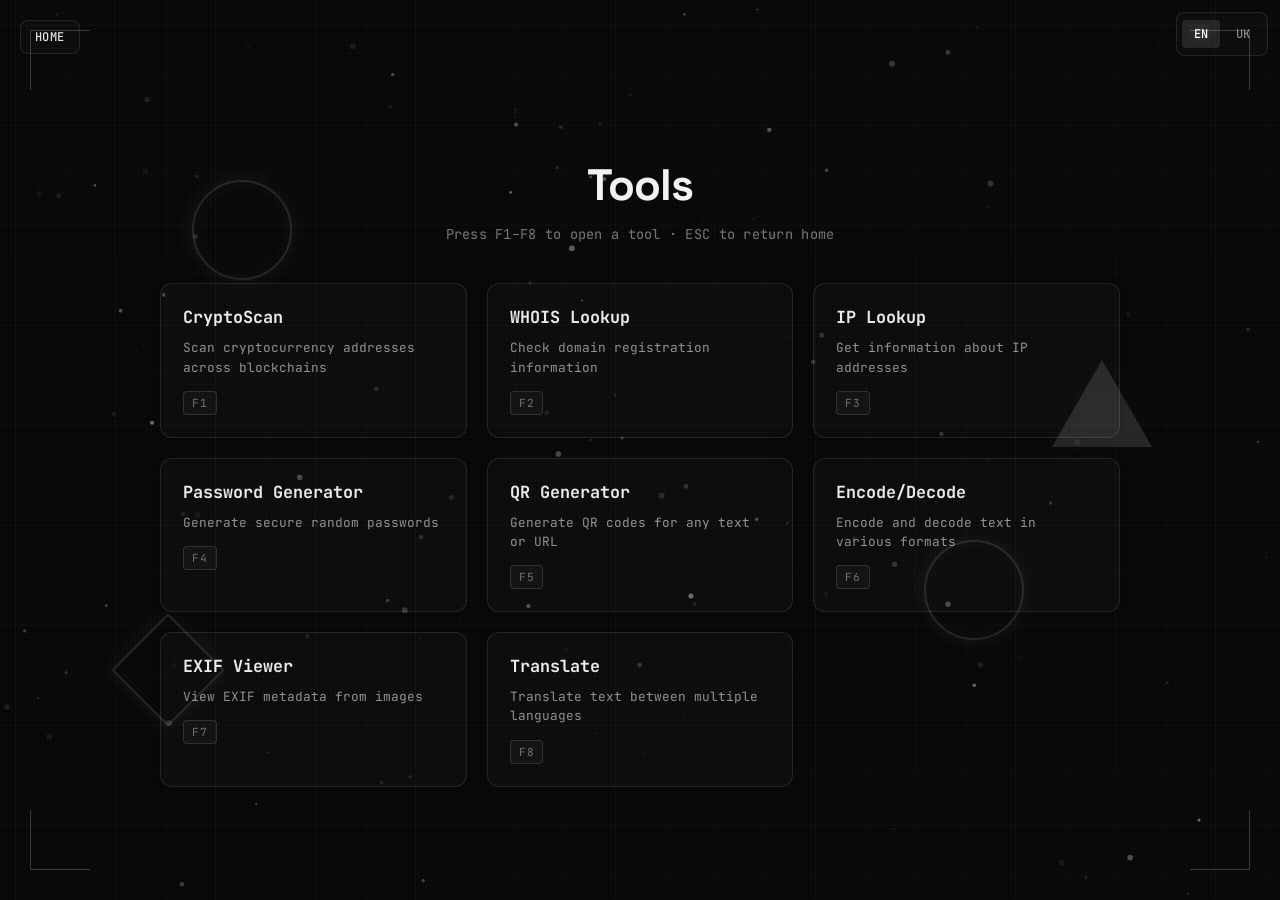
<file: tools/index.html>
<!-- Copyright © sythera.dev, 2021-2140. All rights reserved. -->

<!DOCTYPE html>
<html lang="en">

<head>
    <meta charset="UTF-8">
    <meta name="viewport" content="width=device-width, initial-scale=1.0, maximum-scale=1.0, user-scalable=0, viewport-fit=cover">
    <meta name="theme-color" content="#000">

    <meta property="og:site_name" content="tools/">
    <meta property="og:description" content="Hello, world! UVIgY29kZQ==">
    <meta property="og:image:width" content="1920">
    <meta property="og:image:height" content="1080">
    <meta name="twitter:card" content="summary_large_image">

    <link rel="icon" href="data:image/svg+xml,%3Csvg xmlns='http://www.w3.org/2000/svg' viewBox='0 0 512 512'%3E%3Crect width='512' height='512' rx='64' fill='%23000000'/%3E%3Cpath fill='%23ffffff' d='M256.7,259.9l-122.9,103c-3.3,2.8-8.4,0.4-8.4-3.9v-40.1c0-1.5,0.7-2.9,1.9-3.9l70.3-59l-70.3-59c-1.2-0.9-1.9-2.4-1.9-3.9V153c0-4.4,5.1-6.7,8.4-3.9l122.9,103C259.2,254.1,259.2,257.9,256.7,259.9z M386.6,359c0,2.8-2.2,5.1-4.8,5.1H263.4c-2.6,0-4.8-2.3-4.8-5.1v-30.7c0-2.8,2.2-5.1,4.8-5.1h118.4c2.6,0,4.8,2.3,4.8,5.1V359z'/%3E%3C/svg%3E" type="image/svg+xml">

    <link rel="preconnect" href="https://fonts.googleapis.com">
    <link href="https://fonts.googleapis.com/css2?family=JetBrains+Mono:wght@400;700&family=Space+Grotesk:wght@300;700&display=swap" rel="stylesheet">
    <link rel="stylesheet" href="../assets/css/background.css">
    <link rel="stylesheet" href="style.css">
    <link rel="stylesheet" href="media.css">
    <link rel="stylesheet" href="../assets/css/tools-layout.css">
    <link rel="stylesheet" href="../assets/css/tools-modal.css">

    <script src="../assets/javascript/background.js"></script>
    <script src="../keybindings.js"></script>
    <script src="../assets/javascript/language.js"></script>
    <script src="script.js"></script>

    <title>Tools - sythera.dev</title>
</head>

<body>
    <canvas id="canvas"></canvas>
    <div class="pixels"></div>
    <div class="grid"></div>

    <div class="language-switcher">
        <button class="lang-btn active" data-lang="en">EN</button>
        <button class="lang-btn" data-lang="uk">UK</button>
    </div>

    <a href="/" class="home-link" data-i18n="home">Home</a>

    <div class="corner corner-tl"></div>
    <div class="corner corner-tr"></div>
    <div class="corner corner-bl"></div>
    <div class="corner corner-br"></div>

    <div class="floating-shapes">
        <div class="shape shape-ring shape-1"></div>
        <div class="shape shape-ring shape-2"></div>
        <div class="shape shape-triangle shape-3"></div>
        <div class="shape shape-square shape-4"></div>
    </div>

    <div class="wrapper">
        <div class="tools-page">
            <header class="tools-header">
                <h1 class="tools-title" data-i18n="tools">Tools</h1>
                <p class="tools-subtitle" data-i18n="toolsSubtitle">Press F1–F8 to open a tool · ESC to return home</p>
            </header>
            <div id="toolsGrid" class="tools-grid"></div>
        </div>
    </div>
</body>

</html>

<!-- Copyright © sythera.dev, 2021-2140. All rights reserved. -->
</file>
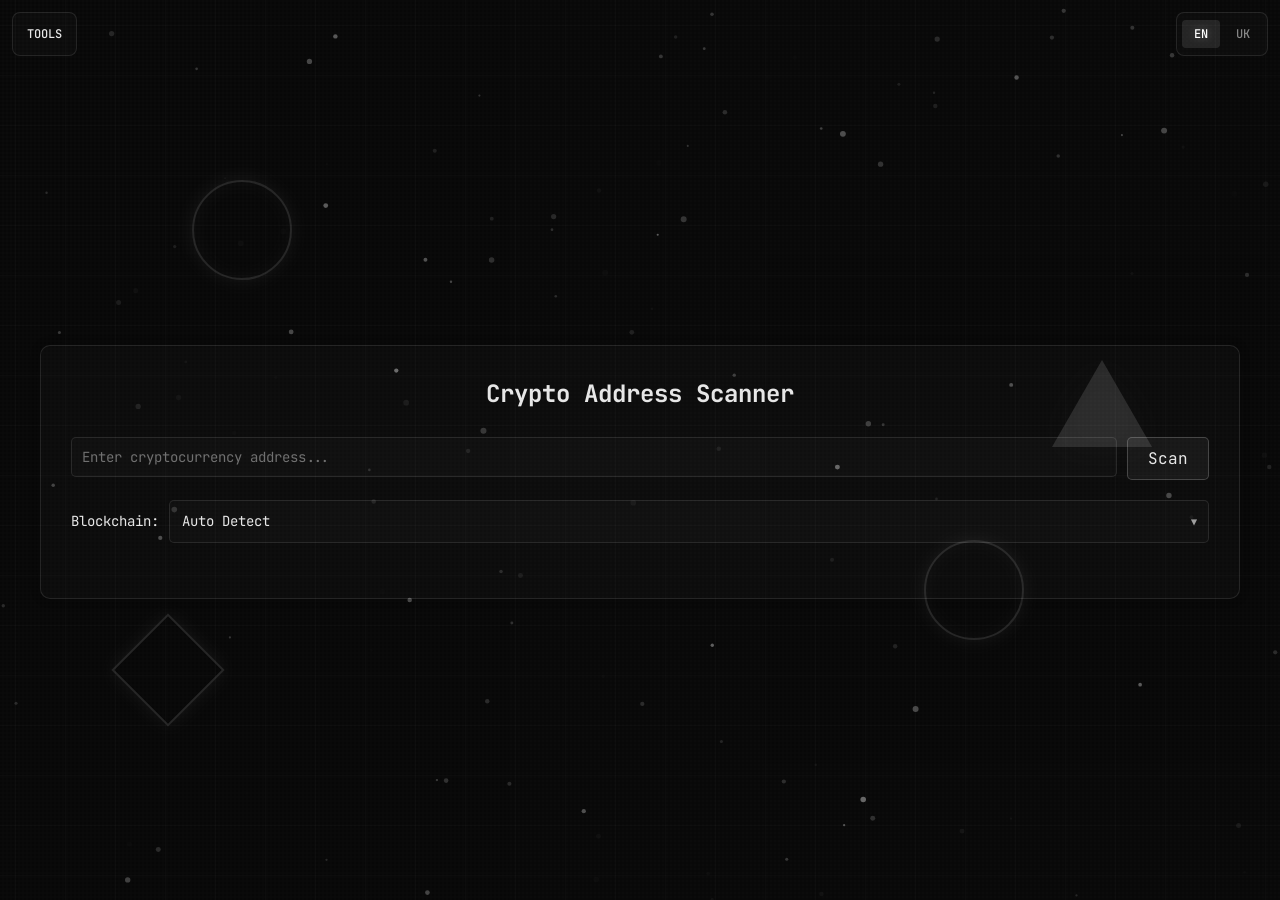
<file: tools/cryptoscan/index.html>
<!-- Copyright © sythera.dev, 2021-2140. All rights reserved. -->

<!DOCTYPE html>
<html lang="en">

<head>
    <meta charset="UTF-8">
    <meta name="viewport" content="width=device-width, initial-scale=1.0, maximum-scale=1.0, user-scalable=0, viewport-fit=cover">
    <meta name="theme-color" content="#000">

    <meta property="og:site_name" content="cryptoscan/">
    <meta property="og:description" content="Scan cryptocurrency addresses across multiple blockchains">
    <meta property="og:image:width" content="1920">
    <meta property="og:image:height" content="1080">
    <meta property="og:image" content="libraries/yeah.png">
    <meta name="twitter:card" content="summary_large_image">

    <link rel="icon" href="data:image/svg+xml,%3Csvg xmlns='http://www.w3.org/2000/svg' viewBox='0 0 512 512'%3E%3Crect width='512' height='512' rx='64' fill='%23000000'/%3E%3Cpath fill='%23ffffff' d='M256.7,259.9l-122.9,103c-3.3,2.8-8.4,0.4-8.4-3.9v-40.1c0-1.5,0.7-2.9,1.9-3.9l70.3-59l-70.3-59c-1.2-0.9-1.9-2.4-1.9-3.9V153c0-4.4,5.1-6.7,8.4-3.9l122.9,103C259.2,254.1,259.2,257.9,256.7,259.9z M386.6,359c0,2.8-2.2,5.1-4.8,5.1H263.4c-2.6,0-4.8-2.3-4.8-5.1v-30.7c0-2.8,2.2-5.1,4.8-5.1h118.4c2.6,0,4.8,2.3,4.8,5.1V359z'/%3E%3C/svg%3E" type="image/svg+xml">

    <link rel="preconnect" href="https://fonts.googleapis.com">
    <link href="https://fonts.googleapis.com/css2?family=JetBrains+Mono:wght@400;700&family=Space+Grotesk:wght@300;700&display=swap" rel="stylesheet">
    <link rel="stylesheet" href="../../assets/css/background.css">
    <link rel="stylesheet" href="assets/css/style.css">
    <link rel="stylesheet" href="assets/css/media.css">
    <link rel="stylesheet" href="../../assets/css/tools-layout.css">
    <link rel="stylesheet" href="../../assets/css/tools-modal.css">

    <script src="../../assets/javascript/background.js"></script>
    <script src="../../keybindings.js"></script>
    <script src="../../assets/javascript/language.js"></script>
    <script src="../../assets/javascript/tools-modal.js"></script>
    <script src="assets/javascript/script.js"></script>

    <title>Crypto Address Scanner</title>
</head>

<body>
    <canvas id="canvas"></canvas>
    <div class="pixels"></div>
    <div class="grid"></div>

    <div class="corner corner-tl"></div>
    <div class="corner corner-tr"></div>
    <div class="corner corner-bl"></div>
    <div class="corner corner-br"></div>

    <div class="floating-shapes">
        <div class="shape shape-ring shape-1"></div>
        <div class="shape shape-ring shape-2"></div>
        <div class="shape shape-triangle shape-3"></div>
        <div class="shape shape-square shape-4"></div>
    </div>

    <div id="errorNotification" class="notification error">
        <span id="errorMessage"></span>
        <button class="closeButton">×</button>
    </div>

    <div class="wrapper">
        <div class="container">
            <h1 class="title">Crypto Address Scanner</h1>

            <div class="input-container">
                <input type="text" id="addressInput" placeholder="Enter cryptocurrency address...">
                <button id="scanButton">Scan</button>
            </div>

            <div class="blockchain-selector">
                <label for="blockchainSelect">Blockchain:</label>
                <div class="custom-select-wrapper">
                    <select id="blockchainSelect" style="display: none;">
                        <option value="auto">Auto Detect</option>
                        <option value="tron">Tron (TRX)</option>
                        <option value="solana">Solana (SOL)</option>
                    </select>
                    <div class="custom-select" id="customBlockchainSelect">
                        <div class="custom-select-trigger">
                            <span class="custom-select-value">Auto Detect</span>
                            <span class="custom-select-arrow">▼</span>
                        </div>
                        <div class="custom-select-options">
                            <div class="custom-select-option" data-value="auto">Auto Detect</div>
                            <div class="custom-select-option" data-value="tron">Tron (TRX)</div>
                            <div class="custom-select-option" data-value="solana">Solana (SOL)</div>
                        </div>
                    </div>
                </div>
            </div>

            <div id="resultsContainer" class="results-container" style="display: none;">
                <div class="result-section">
                    <h3>Address Information</h3>
                    <div class="info-grid">
                        <div class="info-item">
                            <strong>Address:</strong>
                            <span id="resultAddress" class="address-text"></span>
                        </div>
                        <div class="info-item">
                            <strong>Blockchain:</strong>
                            <span id="resultBlockchain"></span>
                        </div>
                        <div class="info-item">
                            <strong id="nativeBalanceLabel">TRX Available:</strong>
                            <span id="resultTrxAvailable"></span>
                        </div>
                        <div class="info-item tron-only">
                            <strong>TRX Staked:</strong>
                            <span id="resultTrxStaked"></span>
                        </div>
                        <div class="info-item">
                            <strong>Transactions:</strong>
                            <span id="resultTransactions"></span>
                        </div>
                        <div class="info-item">
                            <strong>Transfers:</strong>
                            <span id="resultTransfers"></span>
                        </div>
                        <div class="info-item tron-only">
                            <strong>Total Bandwidth:</strong>
                            <span id="resultBandwidth"></span>
                        </div>
                        <div class="info-item tron-only">
                            <strong>Total Energy:</strong>
                            <span id="resultEnergy"></span>
                        </div>
                    </div>
                    <div class="info-divider"></div>
                    <div class="balance-container">
                        <div class="info-item balance-item">
                            <strong>Total Balance:</strong>
                            <span id="resultBalance"></span>
                        </div>
                    </div>
                </div>

                <div class="result-section" id="tokensSection" style="display: none;">
                    <h3 id="tokensSectionTitle">Tokens</h3>
                    <div id="tokensList" class="tokens-list"></div>
                </div>

                <div class="result-section" id="visualizationSection" style="display: none !important;">
                    <h3>Transaction Flow</h3>
                    <div class="visualization-wrapper">
                        <div class="network-container">
                            <div id="networkVisualization"></div>
                            <div class="viz-overlay-controls">
                                <button id="zoomInBtn" class="viz-control-btn" title="Zoom In">+</button>
                                <button id="zoomOutBtn" class="viz-control-btn" title="Zoom Out">−</button>
                                <button id="resetViewBtn" class="viz-control-btn viz-reset" title="Reset View">⟲</button>
                            </div>
                            <div class="viz-legend">
                                <div class="viz-legend-item">
                                    <span class="viz-legend-dot main"></span>
                                    <span>Main</span>
                                </div>
                                <div class="viz-legend-item">
                                    <span class="viz-legend-dot incoming"></span>
                                    <span>From</span>
                                </div>
                                <div class="viz-legend-item">
                                    <span class="viz-legend-dot outgoing"></span>
                                    <span>To</span>
                                </div>
                            </div>
                            <div class="viz-instructions">
                                <span>🖱️ Drag to move • Scroll to zoom • Click node to explore</span>
                            </div>
                        </div>
                        <div class="stats-grid">
                            <div class="stat-item">
                                <strong>Total Volume</strong>
                                <span id="totalVolume">-</span>
                            </div>
                            <div class="stat-item">
                                <strong>Unique Addresses</strong>
                                <span id="uniqueAddresses">-</span>
                            </div>
                            <div class="stat-item">
                                <strong>First Activity</strong>
                                <span id="firstTransaction">-</span>
                            </div>
                            <div class="stat-item">
                                <strong>Last Activity</strong>
                                <span id="lastTransaction">-</span>
                            </div>
                        </div>
                    </div>
                </div>

                <div class="result-section">
                    <div class="section-header">
                        <h3>Transaction History</h3>
                        <div class="transaction-controls">
                            <div class="filter-group">
                                <label for="sortSelect">Sort:</label>
                                <div class="custom-select-wrapper">
                                    <select id="sortSelect" style="display: none;">
                                        <option value="newest">Newest First</option>
                                        <option value="oldest">Oldest First</option>
                                        <option value="value-high">Highest Value</option>
                                        <option value="value-low">Lowest Value</option>
                                    </select>
                                    <div class="custom-select" id="customSortSelect">
                                        <div class="custom-select-trigger">
                                            <span class="custom-select-value">Newest First</span>
                                            <span class="custom-select-arrow">▼</span>
                                        </div>
                                        <div class="custom-select-options">
                                            <div class="custom-select-option" data-value="newest">Newest First</div>
                                            <div class="custom-select-option" data-value="oldest">Oldest First</div>
                                            <div class="custom-select-option" data-value="value-high">Highest Value</div>
                                            <div class="custom-select-option" data-value="value-low">Lowest Value</div>
                                        </div>
                                    </div>
                                </div>
                            </div>
                            <div class="filter-group">
                                <label for="limitSelect">Per Page:</label>
                                <div class="custom-select-wrapper">
                                    <select id="limitSelect" style="display: none;">
                                        <option value="10">10</option>
                                        <option value="25">25</option>
                                        <option value="50">50</option>
                                        <option value="100">100</option>
                                    </select>
                                    <div class="custom-select" id="customLimitSelect">
                                        <div class="custom-select-trigger">
                                            <span class="custom-select-value">10</span>
                                            <span class="custom-select-arrow">▼</span>
                                        </div>
                                        <div class="custom-select-options">
                                            <div class="custom-select-option" data-value="10">10</div>
                                            <div class="custom-select-option" data-value="25">25</div>
                                            <div class="custom-select-option" data-value="50">50</div>
                                            <div class="custom-select-option" data-value="100">100</div>
                                        </div>
                                    </div>
                                </div>
                            </div>
                        </div>
                    </div>
                    <div id="transactionList" class="transaction-list"></div>
                    <div class="pagination-container">
                        <button id="prevPage" class="pagination-btn" disabled>Previous</button>
                        <span id="pageInfo" class="page-info">Page 1 of 1</span>
                        <button id="nextPage" class="pagination-btn" disabled>Next</button>
                        <button id="loadAllBtn" class="load-all-btn">Load All Transactions</button>
                    </div>
                </div>
            </div>
        </div>
    </div>
</body>

</html>

<!-- Copyright © sythera.dev, 2021-2140. All rights reserved. -->
</file>
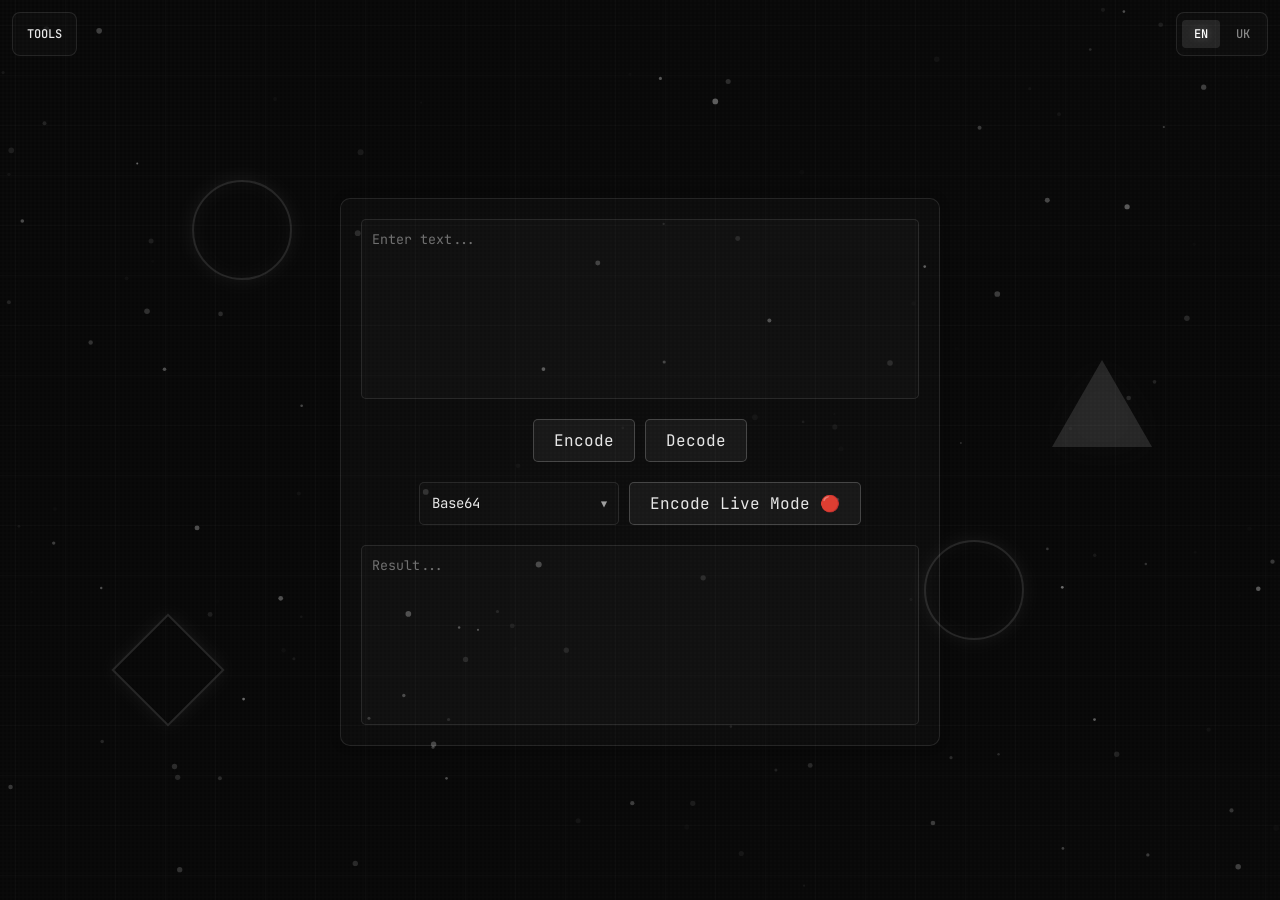
<file: tools/encode.decode/index.html>
<!-- Copyright © sythera.dev, 2021-2140. All rights reserved. -->

<!DOCTYPE html>
<html lang="en">

<head>
    <meta charset="UTF-8">
    <meta name="viewport" content="width=device-width, initial-scale=1.0, maximum-scale=1.0, user-scalable=0, viewport-fit=cover">
    <meta name="theme-color" content="#000">

    <meta property="og:site_name" content="encode.decode/">
    <meta property="og:description" content="Hello, world! UVIgY29kZQ==">
    <meta property="og:image:width" content="1920">
    <meta property="og:image:height" content="1080">
    <meta property="og:image" content="libraries/yeah.png">
    <meta name="twitter:card" content="summary_large_image">

    <link rel="shortcut icon" href="favicon.ico" type="image/x-icon">
    <link rel="apple-touch-icon" sizes="180x180" href="libraries/icons/apple-touch-icon.png">
    <link rel="icon" type="image/png" sizes="32x32" href="libraries/icons/favicon-32x32.png">
    <link rel="icon" type="image/png" sizes="16x16" href="libraries/icons/favicon-16x16.png">
    <link rel="manifest" href="libraries/icons/site.webmanifest">
    
    <link rel="preconnect" href="https://fonts.googleapis.com">
    <link href="https://fonts.googleapis.com/css2?family=JetBrains+Mono:wght@400;700&family=Space+Grotesk:wght@300;700&display=swap" rel="stylesheet">
    <link rel="stylesheet" href="../../assets/css/background.css">
    <link rel="stylesheet" href="assets/css/style.css">
    <link rel="stylesheet" href="assets/css/media.css">
    <link rel="stylesheet" href="../../assets/css/tools-layout.css">
    <link rel="stylesheet" href="../../assets/css/tools-modal.css">

    <script src="../../assets/javascript/background.js"></script>
    <script src="../../keybindings.js"></script>
    <script src="../../assets/javascript/language.js"></script>
    <script src="../../assets/javascript/tools-modal.js"></script>
    <script src="assets/javascript/script.js"></script>
    <script src="libraries/javascript/base64.min.js"></script>
    <script src="libraries/javascript/pako.min.js"></script>

    <title>Encode/Decode Tools</title>
</head>

<body>
    <canvas id="canvas"></canvas>
    <div class="pixels"></div>
    <div class="grid"></div>

    <div class="corner corner-tl"></div>
    <div class="corner corner-tr"></div>
    <div class="corner corner-bl"></div>
    <div class="corner corner-br"></div>

    <div class="floating-shapes">
        <div class="shape shape-ring shape-1"></div>
        <div class="shape shape-ring shape-2"></div>
        <div class="shape shape-triangle shape-3"></div>
        <div class="shape shape-square shape-4"></div>
    </div>

    <div id="errorNotification" class="notification error">
        <span id="errorMessage"></span>
        <button class="closeButton">×</button>
    </div>

    <div id="tooltip" class="tooltip">Click to copy</div>

    <div class="wrapper">
        <div class="container">
            <textarea id="inputText" placeholder="Enter text..."></textarea>
            <input type="text" id="secretKey" placeholder="Enter secret key" style="display: none;">

            <div class="buttonContainer">
                <button id="encodeButton">Encode</button>
                <button id="decodeButton">Decode</button>
            </div>

            <div class="methodContainer">
                <div class="custom-select-wrapper">
                    <select id="formatSelect" onchange="updateTitle()" style="display: none;">
                        <optgroup label="Encode/Decode:">
                            <option value="base64">Base64</option>
                            <option value="binary">Binary</option>
                            <option value="hex">Hex</option>
                            <option value="morse">Morse Code</option>
                            <option value="json">JSON</option>
                            <option value="uri">URI</option>
                            <option value="uricomponent">URI Component</option>
                        </optgroup>

                        <optgroup label="Encrypt/Decrypt:">
                            <option value="xor">XOR</option>
                        </optgroup>

                        <optgroup label="Compress/Decompress:">
                            <option value="gzip">Gzip</option>
                        </optgroup>
                    </select>
                    <div class="custom-select" id="customFormatSelect">
                        <div class="custom-select-trigger">
                            <span class="custom-select-value">Base64</span>
                            <span class="custom-select-arrow">▼</span>
                        </div>
                        <div class="custom-select-options">
                            <div class="custom-select-optgroup">Encode/Decode:</div>
                            <div class="custom-select-option" data-value="base64">Base64</div>
                            <div class="custom-select-option" data-value="binary">Binary</div>
                            <div class="custom-select-option" data-value="hex">Hex</div>
                            <div class="custom-select-option" data-value="morse">Morse Code</div>
                            <div class="custom-select-option" data-value="json">JSON</div>
                            <div class="custom-select-option" data-value="uri">URI</div>
                            <div class="custom-select-option" data-value="uricomponent">URI Component</div>
                            <div class="custom-select-optgroup">Encrypt/Decrypt:</div>
                            <div class="custom-select-option" data-value="xor">XOR</div>
                            <div class="custom-select-optgroup">Compress/Decompress:</div>
                            <div class="custom-select-option" data-value="gzip">Gzip</div>
                        </div>
                    </div>
                </div>

                <button id="liveModeButton">Encode Live Mode 🔴</button>
            </div>

            <textarea id="outputText" placeholder="Result..." readonly></textarea>
        </div>
    </div>
</body>

</html>

<!-- Copyright © sythera.dev, 2021-2140. All rights reserved. -->
</file>
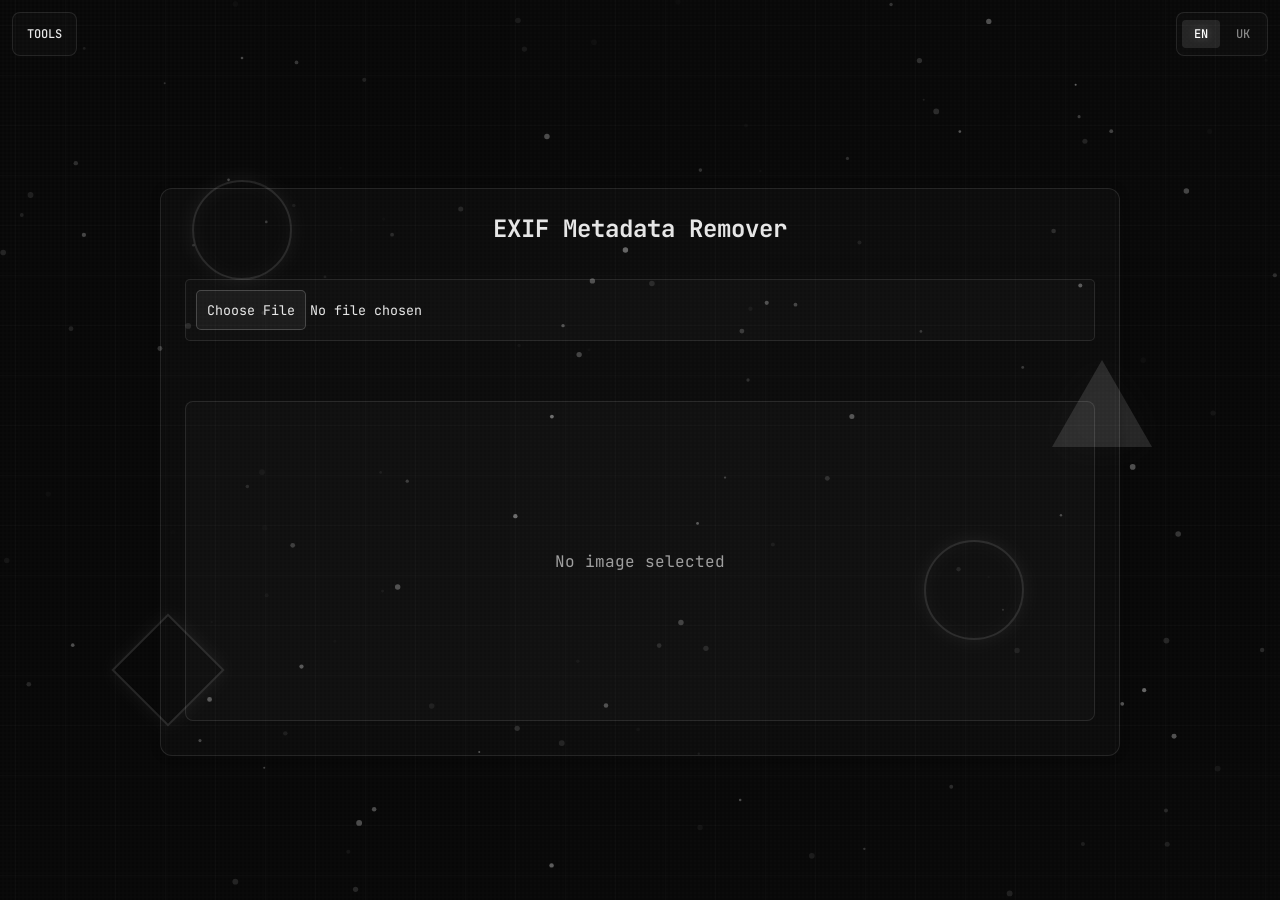
<file: tools/exif/index.html>
<!-- Copyright © sythera.dev, 2021-2140. All rights reserved. -->

<!DOCTYPE html>
<html lang="en">

<head>
    <meta charset="UTF-8">
    <meta name="viewport" content="width=device-width, initial-scale=1.0, maximum-scale=1.0, user-scalable=0, viewport-fit=cover">
    <meta name="theme-color" content="#000">
    
    <meta property="og:site_name" content="exif/">
    <meta property="og:description" content="Hello, world! UVIgY29kZQ==">
    <meta property="og:image:width" content="1920">
    <meta property="og:image:height" content="1080">
    <meta property="og:image" content="libraries/yeah.png">
    <meta name="twitter:card" content="summary_large_image">

    <link rel="shortcut icon" href="favicon.ico" type="image/x-icon">
    <link rel="apple-touch-icon" sizes="180x180" href="libraries/icons/apple-touch-icon.png">
    <link rel="icon" type="image/png" sizes="32x32" href="libraries/icons/favicon-32x32.png">
    <link rel="icon" type="image/png" sizes="16x16" href="libraries/icons/favicon-16x16.png">
    <link rel="manifest" href="libraries/icons/site.webmanifest">

    <link rel="preconnect" href="https://fonts.googleapis.com">
    <link href="https://fonts.googleapis.com/css2?family=JetBrains+Mono:wght@400;700&family=Space+Grotesk:wght@300;700&display=swap" rel="stylesheet">
    <link rel="stylesheet" href="../../assets/css/background.css">
    <link rel="stylesheet" href="assets/css/style.css">
    <link rel="stylesheet" href="assets/css/media.css">
    <link rel="stylesheet" href="../../assets/css/tools-layout.css">
    <link rel="stylesheet" href="../../assets/css/tools-modal.css">
    <script src="../../assets/javascript/background.js"></script>
    <script src="../../keybindings.js"></script>
    <script src="../../assets/javascript/language.js"></script>
    <script src="../../assets/javascript/tools-modal.js"></script>
    <script src="assets/javascript/script.js"></script>
    <script src="libraries/javascript/exif-reader.min.js"></script>
    <title>Remove EXIF Metadata</title>
</head>

<body>
    <canvas id="canvas"></canvas>
    <div class="pixels"></div>
    <div class="grid"></div>

    <div class="corner corner-tl"></div>
    <div class="corner corner-tr"></div>
    <div class="corner corner-bl"></div>
    <div class="corner corner-br"></div>

    <div class="floating-shapes">
        <div class="shape shape-ring shape-1"></div>
        <div class="shape shape-ring shape-2"></div>
        <div class="shape shape-triangle shape-3"></div>
        <div class="shape shape-square shape-4"></div>
    </div>

    <div class="wrapper">
        <div class="container">
        <h1>EXIF Metadata Remover</h1>

        <div class="file-input-container">
            <div class="file-input">
                <input type="file" id="imageInput" accept="image/*" class="file-input-field">
                <div class="button-container" hidden>
                    <button id="removeExifButton" class="upload-button" hidden>Remove EXIF</button>
                </div>
            </div>
            <div class="output-container" id="outputContainer">
                <p id="outputMessage"></p>
                <div id="imagePreviewContainer" class="image-preview-container">
                    <img id="imagePreview" class="image-preview" style="display: none;" />
                    <div id="noImageMessage" class="no-image-message">No image selected</div>
                </div>
                <div id="downloadContainer" class="button-container"></div>

            </div>
        </div>

        <div class="exif-info" id="exifInfo" style="display: none;">
            <h3>Removable Metadata:</h3>
            <div class="exif-table-wrapper">
                <table id="exifTable">
                    <thead>
                        <tr>
                            <th>Tag</th>
                            <th>Value</th>
                            <th>Status</th>
                        </tr>
                    </thead>
                    <tbody id="exifData"></tbody>
                </table>
            </div>
        </div>
    </div>
    </div>
</body>

</html>

<!-- Copyright © sythera.dev, 2021-2140. All rights reserved. -->
</file>
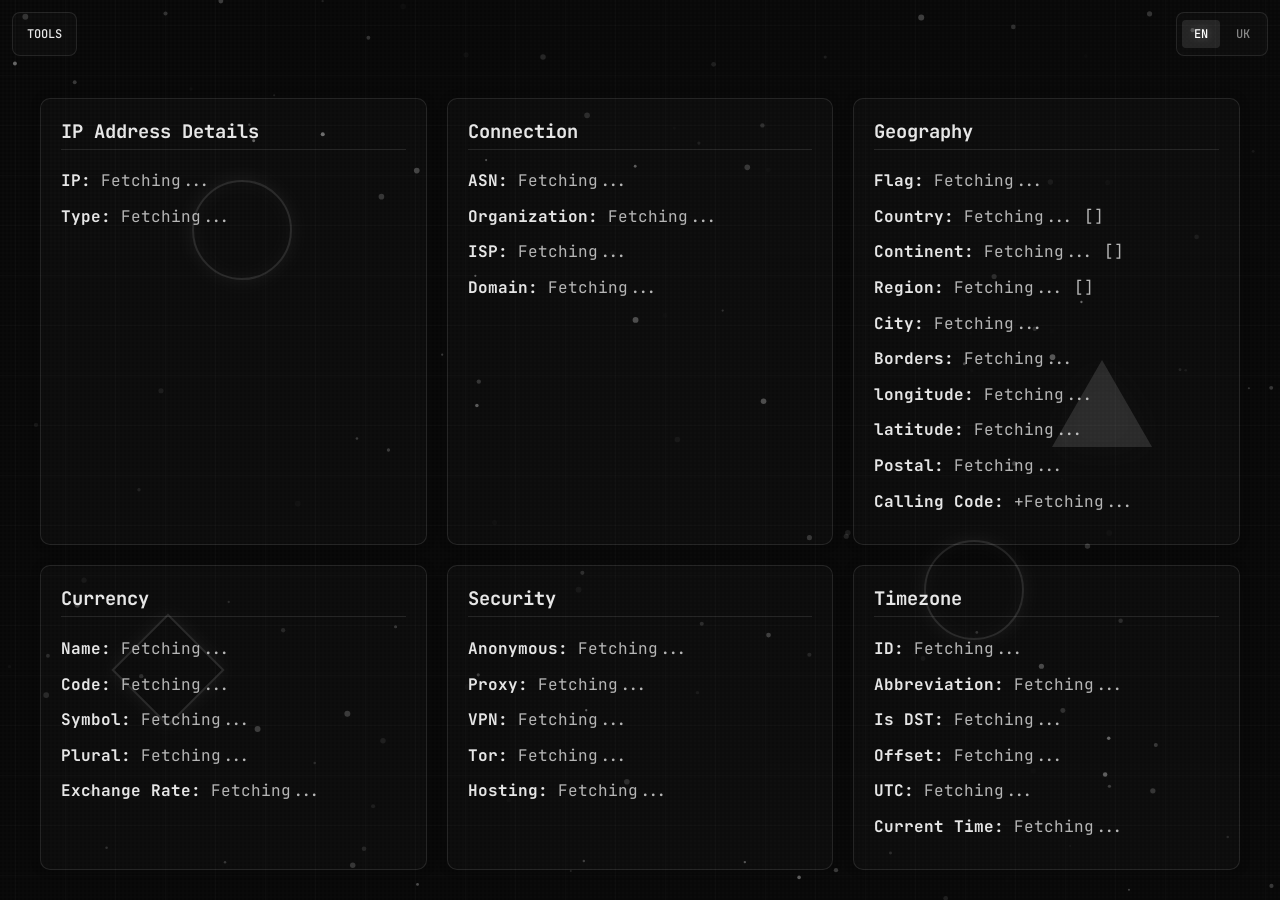
<file: tools/ip/index.html>
<!-- Copyright © sythera.dev, 2021-2140. All rights reserved. -->

<!DOCTYPE html>
<html lang="en">

<head>
    <meta charset="UTF-8">
    <meta name="viewport" content="width=device-width, initial-scale=1.0, maximum-scale=1.0, user-scalable=0, viewport-fit=cover">
    <meta name="theme-color" content="#000">

    <meta property="og:site_name" content="ip/">
    <meta property="og:description" content="Hello, world! UVIgY29kZQ==">
    <meta property="og:image:width" content="1920">
    <meta property="og:image:height" content="1080">
    <meta property="og:image" content="libraries/yeah.png">
    <meta name="twitter:card" content="summary_large_image">

    <link rel="shortcut icon" href="favicon.ico" type="image/x-icon">
    <link rel="apple-touch-icon" sizes="180x180" href="libraries/icons/apple-touch-icon.png">
    <link rel="icon" type="image/png" sizes="32x32" href="libraries/icons/favicon-32x32.png">
    <link rel="icon" type="image/png" sizes="16x16" href="libraries/icons/favicon-16x16.png">
    <link rel="manifest" href="libraries/icons/site.webmanifest">

    <link rel="preconnect" href="https://fonts.googleapis.com">
    <link href="https://fonts.googleapis.com/css2?family=JetBrains+Mono:wght@400;700&family=Space+Grotesk:wght@300;700&display=swap" rel="stylesheet">
    <link rel="stylesheet" href="../../assets/css/background.css">
    <link rel="stylesheet" href="assets/css/style.css">
    <link rel="stylesheet" href="assets/css/media.css">
    <link rel="stylesheet" href="../../assets/css/tools-layout.css">
    <link rel="stylesheet" href="../../assets/css/tools-modal.css">

    <script src="../../assets/javascript/background.js"></script>
    <script src="../../keybindings.js"></script>
    <script src="../../assets/javascript/language.js"></script>
    <script src="../../assets/javascript/tools-modal.js"></script>
    <script src="assets/javascript/script.js"></script>

    <title>IP Address Details</title>
</head>

<body class="tool-ip">
    <canvas id="canvas"></canvas>
    <div class="pixels"></div>
    <div class="grid"></div>

    <div class="corner corner-tl"></div>
    <div class="corner corner-tr"></div>
    <div class="corner corner-bl"></div>
    <div class="corner corner-br"></div>

    <div class="floating-shapes">
        <div class="shape shape-ring shape-1"></div>
        <div class="shape shape-ring shape-2"></div>
        <div class="shape shape-triangle shape-3"></div>
        <div class="shape shape-square shape-4"></div>
    </div>

    <div class="wrapper">
        <div class="columns-container-top">
            <div class="column">
                <h3>IP Address Details</h3>
                <div class="test">
                    <p><strong>IP:</strong> <span id="ip" class="fetching-animation">Fetching...</span></p>
                    <p><strong>Type:</strong> <span id="type" class="fetching-animation">Fetching...</span></p>
                </div>
            </div>
            <div class="column">
                <h3>Connection</h3>
                <div class="test">
                    <p><strong>ASN:</strong> <span id="asn" class="fetching-animation">Fetching...</span></p>
                    <p><strong>Organization:</strong> <span id="org" class="fetching-animation">Fetching...</span></p>
                    <p><strong>ISP:</strong> <span id="isp" class="fetching-animation">Fetching...</span></p>
                    <p><strong>Domain:</strong> <span id="domain" class="fetching-animation">Fetching...</span></p>
                </div>
            </div>
            <div class="column">
                <h3>Geography</h3>
                <div class="test">
                    <p><strong>Flag:</strong> <span id="flag" class="fetching-animation">Fetching...</span></p>
                    <p><strong>Country:</strong> <span id="country" class="fetching-animation">Fetching...</span> [<span id="country-code" class="fetching-animation"></span>]</p>
                    <p><strong>Continent:</strong> <span id="continent" class="fetching-animation">Fetching...</span> [<span id="continent-code" class="fetching-animation"></span>]</p>
                    <p><strong>Region:</strong> <span id="region" class="fetching-animation">Fetching...</span> [<span id="region-code" class="fetching-animation"></span>]</p>
                    <p><strong>City:</strong> <span id="city" class="fetching-animation">Fetching...</span></p>
                    <p><strong>Borders:</strong> <span id="borders" class="fetching-animation">Fetching...</span></p>
                    <p><strong>longitude:</strong> <span id="longitude" class="fetching-animation">Fetching...</span></p>
                    <p><strong>latitude:</strong> <span id="latitude" class="fetching-animation">Fetching...</span></p>
                    <p><strong>Postal:</strong> <span id="postal" class="fetching-animation">Fetching...</span></p>
                    <p><strong>Calling Code:</strong> +<span id="calling_code" class="fetching-animation">Fetching...</span></p>
                </div>
            </div>
        </div>

        <div class="columns-container-bottom">
            <div class="column">
                <h3>Currency</h3>
                <div class="test">
                    <p><strong>Name:</strong> <span id="currency-name" class="fetching-animation">Fetching...</span></p>
                    <p><strong>Code:</strong> <span id="currency-code" class="fetching-animation">Fetching...</span></p>
                    <p><strong>Symbol:</strong> <span id="currency-symbol" class="fetching-animation">Fetching...</span></p>
                    <p><strong>Plural:</strong> <span id="currency-plural" class="fetching-animation">Fetching...</span></p>
                    <p><strong>Exchange Rate:</strong> <span id="currency-rate" class="fetching-animation">Fetching...</span></p>
                </div>
            </div>
            <div class="column">
                <h3>Security</h3>
                <div class="test">
                    <p><strong>Anonymous:</strong> <span id="security-anonymous" class="fetching-animation">Fetching...</span></p>
                    <p><strong>Proxy:</strong> <span id="security-proxy" class="fetching-animation">Fetching...</span></p>
                    <p><strong>VPN:</strong> <span id="security-vpn" class="fetching-animation">Fetching...</span></p>
                    <p><strong>Tor:</strong> <span id="security-tor" class="fetching-animation">Fetching...</span></p>
                    <p><strong>Hosting:</strong> <span id="security-hosting" class="fetching-animation">Fetching...</span></p>
                </div>
            </div>
            <div class="column">
                <h3>Timezone</h3>
                <div class="test">
                    <p><strong>ID:</strong> <span id="timezone-id" class="fetching-animation">Fetching...</span></p>
                    <p><strong>Abbreviation:</strong> <span id="timezone-abbr" class="fetching-animation">Fetching...</span></p>
                    <p><strong>Is DST:</strong> <span id="timezone-dst" class="fetching-animation">Fetching...</span></p>
                    <p><strong>Offset:</strong> <span id="timezone-offset" class="fetching-animation">Fetching...</span></p>
                    <p><strong>UTC:</strong> <span id="timezone-utc" class="fetching-animation">Fetching...</span></p>
                    <p><strong>Current Time:</strong> <span id="timezone-current" class="fetching-animation">Fetching...</span></p>
                </div>
            </div>
        </div>
    </div>
</body>

</html>

<!-- Copyright © sythera.dev, 2021-2140. All rights reserved. -->
</file>
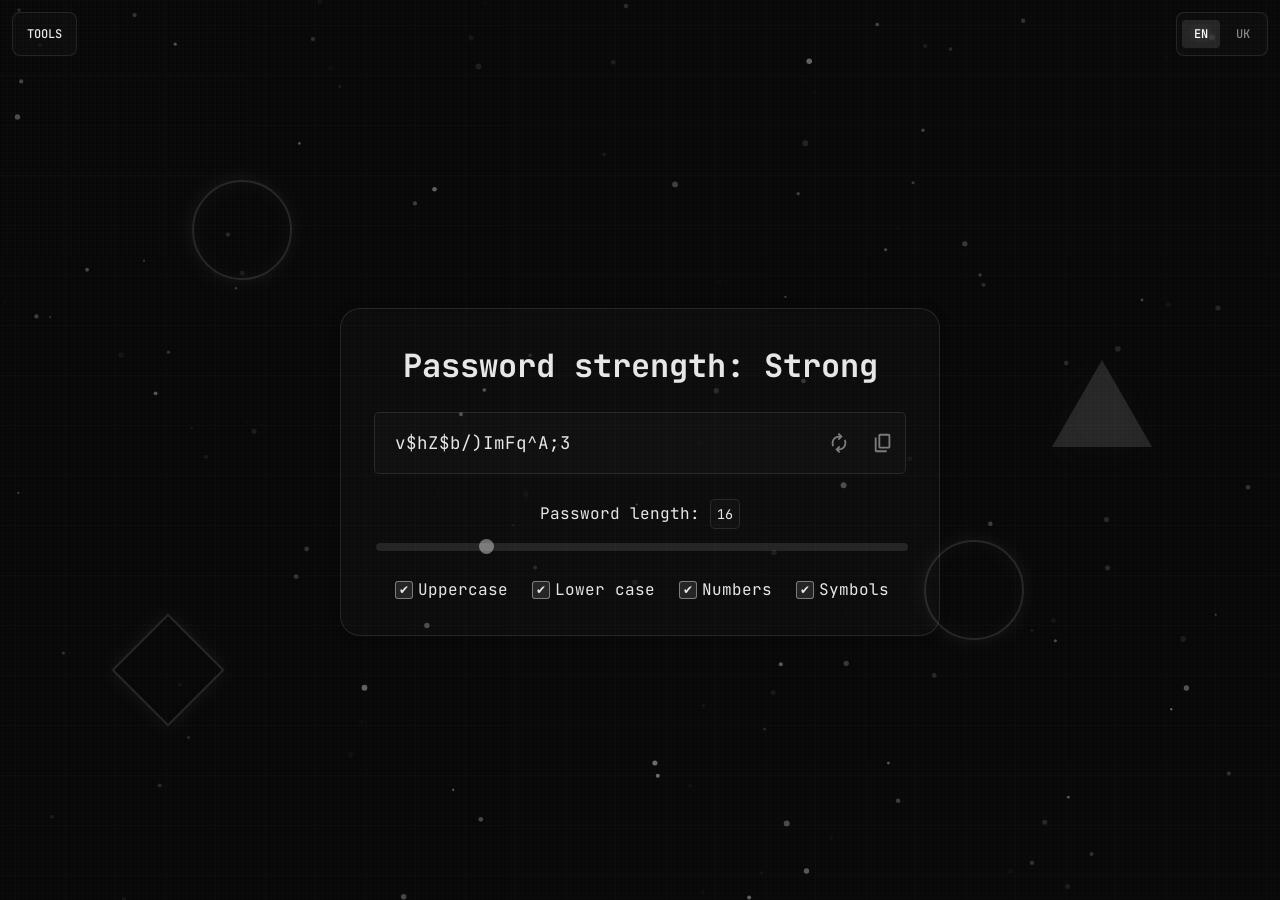
<file: tools/pass/index.html>
<!-- Copyright © sythera.dev, 2021-2140. All rights reserved. -->

<!DOCTYPE html>
<html lang="en">

<head>
    <meta charset="UTF-8">
    <meta name="viewport" content="width=device-width, initial-scale=1.0, maximum-scale=1.0, user-scalable=0, viewport-fit=cover">
    <meta name="theme-color" content="#000">

    <meta property="og:site_name" content="pass/">
    <meta property="og:description" content="Hello, world! UVIgY29kZQ==">
    <meta property="og:image:width" content="1920">
    <meta property="og:image:height" content="1080">
    <meta property="og:image" content="libraries/yeah.png">
    <meta name="twitter:card" content="summary_large_image">
    
    <link rel="shortcut icon" href="favicon.ico" type="image/x-icon">
    <link rel="apple-touch-icon" sizes="180x180" href="libraries/icons/apple-touch-icon.png">
    <link rel="icon" type="image/png" sizes="32x32" href="libraries/icons/favicon-32x32.png">
    <link rel="icon" type="image/png" sizes="16x16" href="libraries/icons/favicon-16x16.png">
    <link rel="manifest" href="libraries/icons/site.webmanifest">

    <link rel="preconnect" href="https://fonts.googleapis.com">
    <link href="https://fonts.googleapis.com/css2?family=JetBrains+Mono:wght@400;700&family=Space+Grotesk:wght@300;700&display=swap" rel="stylesheet">
    <link rel="stylesheet" href="../../assets/css/background.css">
    <link rel="stylesheet" href="assets/css/style.css">
    <link rel="stylesheet" href="assets/css/media.css">
    <link rel="stylesheet" href="../../assets/css/tools-layout.css">
    <link rel="stylesheet" href="../../assets/css/tools-modal.css">

    <script src="../../assets/javascript/background.js"></script>
    <script src="../../keybindings.js"></script>
    <script src="../../assets/javascript/language.js"></script>
    <script src="../../assets/javascript/tools-modal.js"></script>
    <script src="assets/javascript/script.js"></script>

    <title>Password Generator - сгенерируйте свой забываемый пароль онлайн.</title>
</head>

<body>
    <canvas id="canvas"></canvas>
    <div class="pixels"></div>
    <div class="grid"></div>

    <div class="corner corner-tl"></div>
    <div class="corner corner-tr"></div>
    <div class="corner corner-bl"></div>
    <div class="corner corner-br"></div>

    <div class="floating-shapes">
        <div class="shape shape-ring shape-1"></div>
        <div class="shape shape-ring shape-2"></div>
        <div class="shape shape-triangle shape-3"></div>
        <div class="shape shape-square shape-4"></div>
    </div>

    <div id="errorNotification" class="notification error">
        <span id="errorMessage"></span>
        <button class="closeButton">×</button>
    </div>

    <div class="wrapper">
        <div class="container">
            <h1 class="title" id="title">
                Password strength: Strong
                <span id="tooltip" class="tooltip"></span>
            </h1>

            <div class="passwordContainer">
                <input type="text" id="passwordField" readonly>
                <div class="icon-button" id="generateButton">
                    <img src="libraries/svg/generateButton.svg" alt="">
                </div>
                <div class="icon-button media-copyButton" id="copyButton">
                    <img src="libraries/svg/copyButton.svg" alt="">
                </div>
            </div>

            <div class="lengthContainer">
                <div class="length">
                    <label for="lengthInput">Password length:</label>
                    <input type="number" id="lengthInput" min="4" max="64" value="16" step="1">
                </div>
                <input type="range" id="lengthRange" min="4" max="64" value="16" step="1">
            </div>

            <div class="optionContainer">
                <label for="uppercase" class="option">
                    <input type="checkbox" id="uppercase" checked>
                    Uppercase
                </label>
                <label for="lowercase" class="option">
                    <input type="checkbox" id="lowercase" checked>
                    Lower case
                </label>
                <label for="numbers" class="option">
                    <input type="checkbox" id="numbers" checked>
                    Numbers
                </label>
                <label for="symbols" class="option optionx">
                    <input type="checkbox" id="symbols" checked>
                    Symbols
                </label>
            </div>
        </div>
    </div>
</body>

</html>

<!-- Copyright © sythera.dev, 2021-2140. All rights reserved. -->
</file>
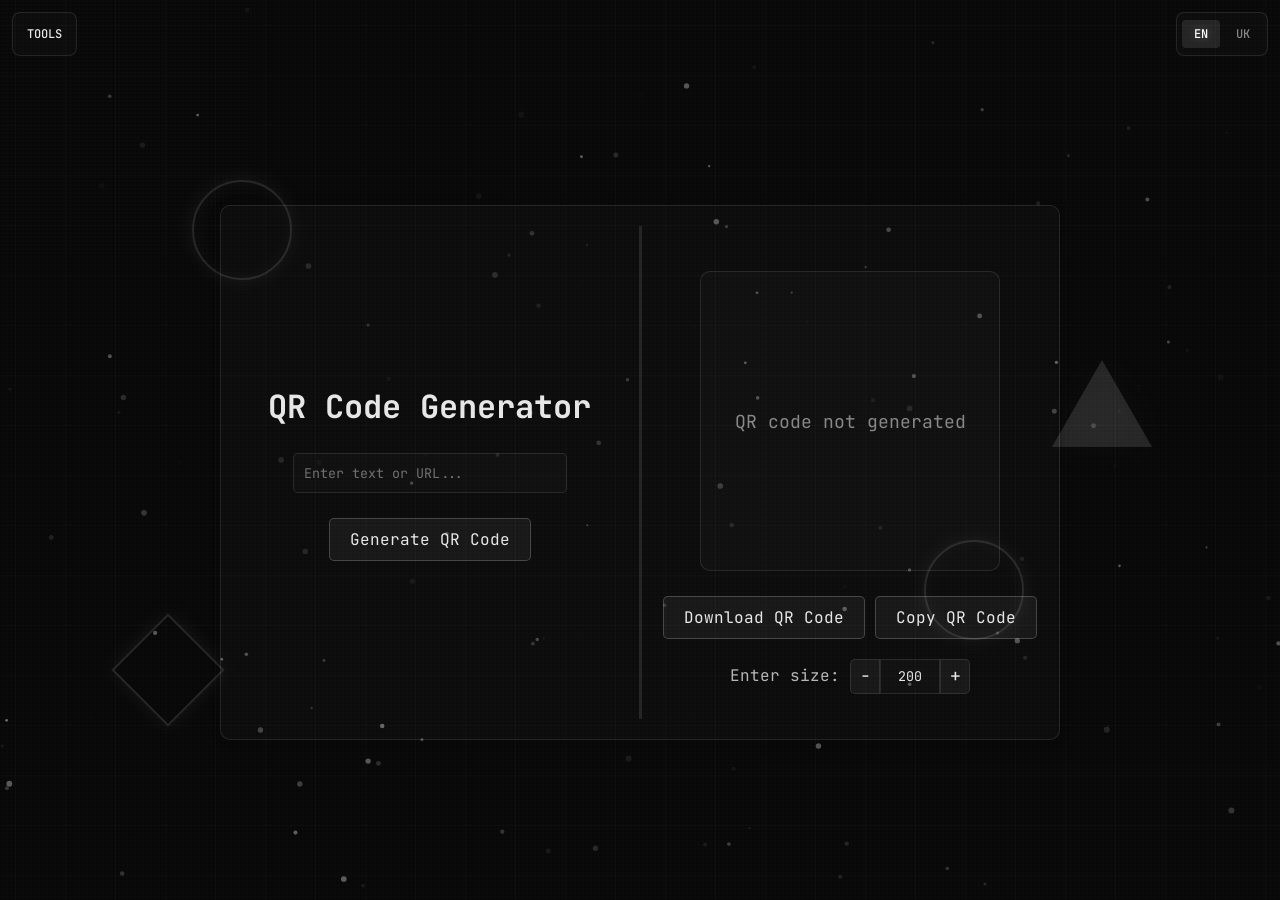
<file: tools/qr/index.html>
<!-- Copyright © sythera.dev, 2021-2140. All rights reserved. -->

<!DOCTYPE html>
<html lang="en">

<head>
    <meta charset="UTF-8">
    <meta name="viewport" content="width=device-width, initial-scale=1.0, maximum-scale=1.0, user-scalable=0, viewport-fit=cover">
    <meta name="theme-color" content="#000">

    <meta property="og:site_name" content="qr/">
    <meta property="og:description" content="Hello, world! UVIgY29kZQ==">
    <meta property="og:image:width" content="1920">
    <meta property="og:image:height" content="1080">
    <meta property="og:image" content="libraries/yeah.png">
    <meta name="twitter:card" content="summary_large_image">
    
    <link rel="shortcut icon" href="favicon.ico" type="image/x-icon">
    <link rel="apple-touch-icon" sizes="180x180" href="libraries/icons/apple-touch-icon.png">
    <link rel="icon" type="image/png" sizes="32x32" href="libraries/icons/favicon-32x32.png">
    <link rel="icon" type="image/png" sizes="16x16" href="libraries/icons/favicon-16x16.png">
    <link rel="manifest" href="libraries/icons/site.webmanifest">
    
    <link rel="preconnect" href="https://fonts.googleapis.com">
    <link href="https://fonts.googleapis.com/css2?family=JetBrains+Mono:wght@400;700&family=Space+Grotesk:wght@300;700&display=swap" rel="stylesheet">
    <link rel="stylesheet" href="../../assets/css/background.css">
    <link rel="stylesheet" href="assets/css/style.css">
    <link rel="stylesheet" href="assets/css/media.css">
    <link rel="stylesheet" href="../../assets/css/tools-layout.css">
    <link rel="stylesheet" href="../../assets/css/tools-modal.css">

    <script src="../../assets/javascript/background.js"></script>
    <script src="../../keybindings.js"></script>
    <script src="../../assets/javascript/language.js"></script>
    <script src="../../assets/javascript/tools-modal.js"></script>
    <script src="libraries/javascript/qrcodegen.js"></script>
    <script src="assets/javascript/script.js"></script>
    
    <title>QR Code Generator</title>
</head>

<body>
    <canvas id="canvas"></canvas>
    <div class="pixels"></div>
    <div class="grid"></div>

    <div class="corner corner-tl"></div>
    <div class="corner corner-tr"></div>
    <div class="corner corner-bl"></div>
    <div class="corner corner-br"></div>

    <div class="floating-shapes">
        <div class="shape shape-ring shape-1"></div>
        <div class="shape shape-ring shape-2"></div>
        <div class="shape shape-triangle shape-3"></div>
        <div class="shape shape-square shape-4"></div>
    </div>

    <div id="errorNotification" class="notification error">
        <span id="errorMessage"></span>
        <button class="closeButton">×</button>
    </div>

    <div class="wrapper">
        <div class="container">

            <div class="left-section">
                <h1 class="title">QR Code Generator</h1>
                <input type="text" id="qrInput" placeholder="Enter text or URL...">
                <button id="generateButton">Generate QR Code</button>
            </div>

            <div class="divider"></div>

            <div class="right-section">
                <div class="qr-code-container" id="qrContainer">
                    <p id="noQrMessage">QR code not generated</p>
                </div>

                <div class="buttonContainer">
                    <button id="downloadButton">Download QR Code</button>
                    <button id="copyButton">Copy QR Code</button>
                </div>

                <div class="sizeContainer">
                    <label for="sizeText">Enter size:</label>
                    <div class="number-input-container">
                        <button id="decreaseButton">-</button>
                        <input type="number" id="sizeInput" min="200" max="2048" value="200" step="1">
                        <button id="increaseButton">+</button>
                    </div>
                </div>
            </div>
        </div>
    </div>
</body>

</html>

<!-- Copyright © sythera.dev, 2021-2140. All rights reserved. -->
</file>
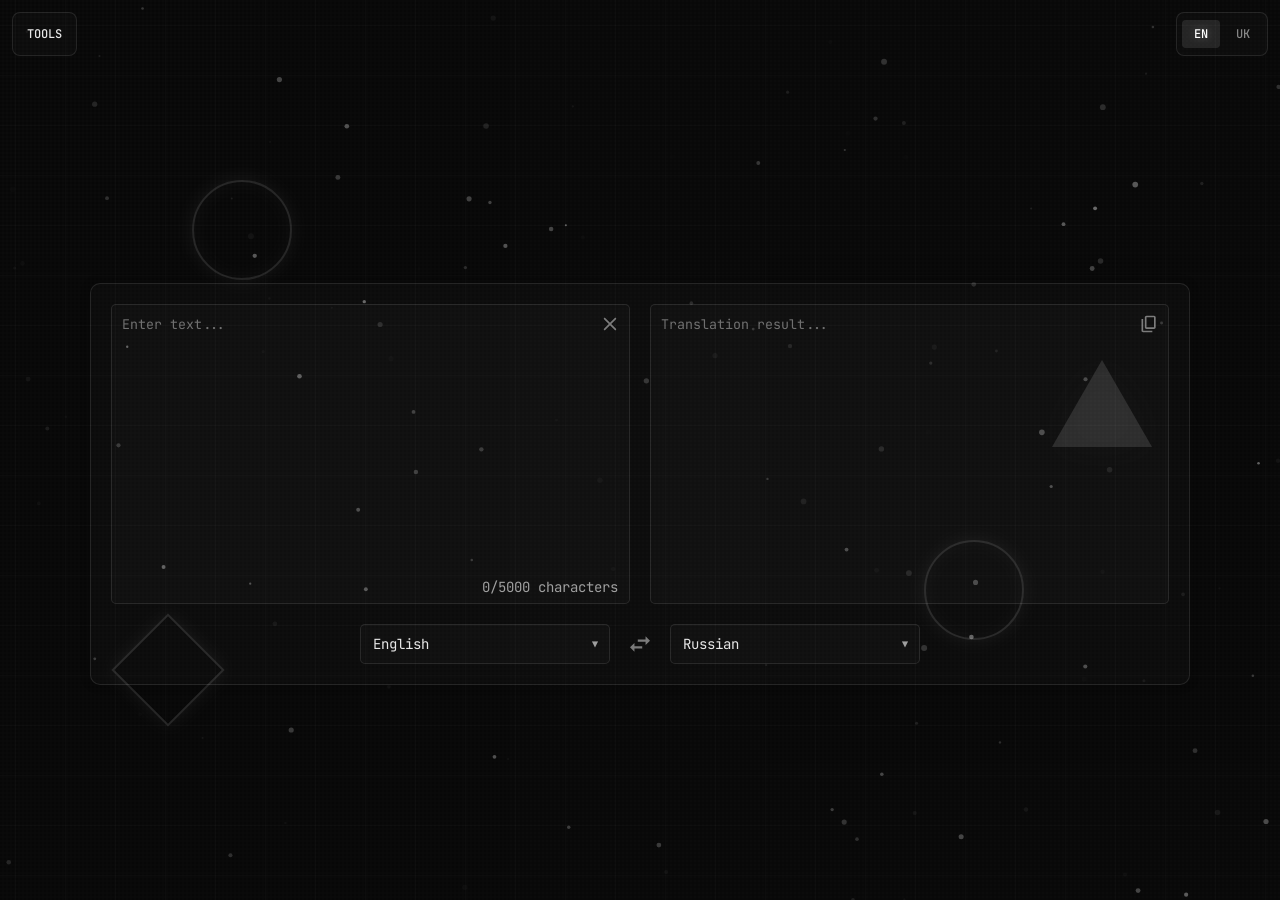
<file: tools/translate/index.html>
<!-- Copyright © sythera.dev, 2021-2140. All rights reserved. -->

<!DOCTYPE html>
<html lang="en">

<head>
    <meta charset="UTF-8">
    <meta name="viewport" content="width=device-width, initial-scale=1.0, maximum-scale=1.0, user-scalable=0, viewport-fit=cover">
    <meta name="theme-color" content="#000">

    <meta property="og:site_name" content="translate/">
    <meta property="og:description" content="Hello, world! UVIgY29kZQ==">
    <meta property="og:image:width" content="1920">
    <meta property="og:image:height" content="1080">
    <meta property="og:image" content="libraries/yeah.png">
    <meta name="twitter:card" content="summary_large_image">
    
    <link rel="shortcut icon" href="favicon.ico" type="image/x-icon">
    <link rel="apple-touch-icon" sizes="180x180" href="libraries/icons/apple-touch-icon.png">
    <link rel="icon" type="image/png" sizes="32x32" href="libraries/icons/favicon-32x32.png">
    <link rel="icon" type="image/png" sizes="16x16" href="libraries/icons/favicon-16x16.png">
    <link rel="manifest" href="libraries/icons/site.webmanifest">

    <link rel="preconnect" href="https://fonts.googleapis.com">
    <link href="https://fonts.googleapis.com/css2?family=JetBrains+Mono:wght@400;700&family=Space+Grotesk:wght@300;700&display=swap" rel="stylesheet">
    <link rel="stylesheet" href="../../assets/css/background.css">
    <link rel="stylesheet" href="assets/css/style.css">
    <link rel="stylesheet" href="assets/css/media.css">
    <link rel="stylesheet" href="../../assets/css/tools-layout.css">
    <link rel="stylesheet" href="../../assets/css/tools-modal.css">

    <script src="../../assets/javascript/background.js"></script>
    <script src="../../keybindings.js"></script>
    <script src="../../assets/javascript/language.js"></script>
    <script src="../../assets/javascript/tools-modal.js"></script>
    <script src="assets/javascript/script.js"></script>
    
    <title>Text Translator</title>
</head>

<body class="tool-translate">
    <canvas id="canvas"></canvas>
    <div class="pixels"></div>
    <div class="grid"></div>

    <div class="corner corner-tl"></div>
    <div class="corner corner-tr"></div>
    <div class="corner corner-bl"></div>
    <div class="corner corner-br"></div>

    <div class="floating-shapes">
        <div class="shape shape-ring shape-1"></div>
        <div class="shape shape-ring shape-2"></div>
        <div class="shape shape-triangle shape-3"></div>
        <div class="shape shape-square shape-4"></div>
    </div>

    <div id="errorNotification" class="notification error">
        <span id="errorMessage"></span>
        <button class="closeButton">×</button>
    </div>
    <div class="wrapper">
        <div class="container">
            <div class="textarea-row">

                <div class="textarea-container">
                    <div class="textarea-overlay">
                        <textarea id="inputText" placeholder="Enter text..."></textarea>
                        <div class="icon-button">
                            <img src="libraries/svg/clearTextButton.svg" id="clearTextButton">
                        </div>
                        <span id="charCount">0/5000 characters</span>
                    </div>
                </div>

                <div class="textarea-container">
                    <div class="textarea-overlay">
                        <textarea id="outputText" placeholder="Translation result..." readonly></textarea>
                        <div class="icon-button">
                            <img src="libraries/svg/copyTextButton.svg" id="copyTextButton">
                        </div>
                    </div>
                </div>
            </div>

            <div class="buttonContainer">
                <div class="custom-select-wrapper">
                    <select id="sourceLang" style="display: none;"></select>
                    <div class="custom-select" id="customSourceLangSelect">
                        <div class="custom-select-trigger">
                            <input type="text" class="custom-select-input" placeholder="Search or enter code..." value="English">
                            <span class="custom-select-arrow">▼</span>
                        </div>
                        <div class="custom-select-options"></div>
                    </div>
                </div>
                <button id="swapButton" class="icon-button"><img src="libraries/svg/horizSwapButton.svg" id="horizSwapButton"></button>
                <div class="custom-select-wrapper">
                    <select id="targetLang" style="display: none;"></select>
                    <div class="custom-select" id="customTargetLangSelect">
                        <div class="custom-select-trigger">
                            <input type="text" class="custom-select-input" placeholder="Search or enter code..." value="Russian">
                            <span class="custom-select-arrow">▼</span>
                        </div>
                        <div class="custom-select-options"></div>
                    </div>
                </div>
            </div>
        </div>
    </div>
</body>

</html>

<!-- Copyright © sythera.dev, 2021-2140. All rights reserved. -->
</file>
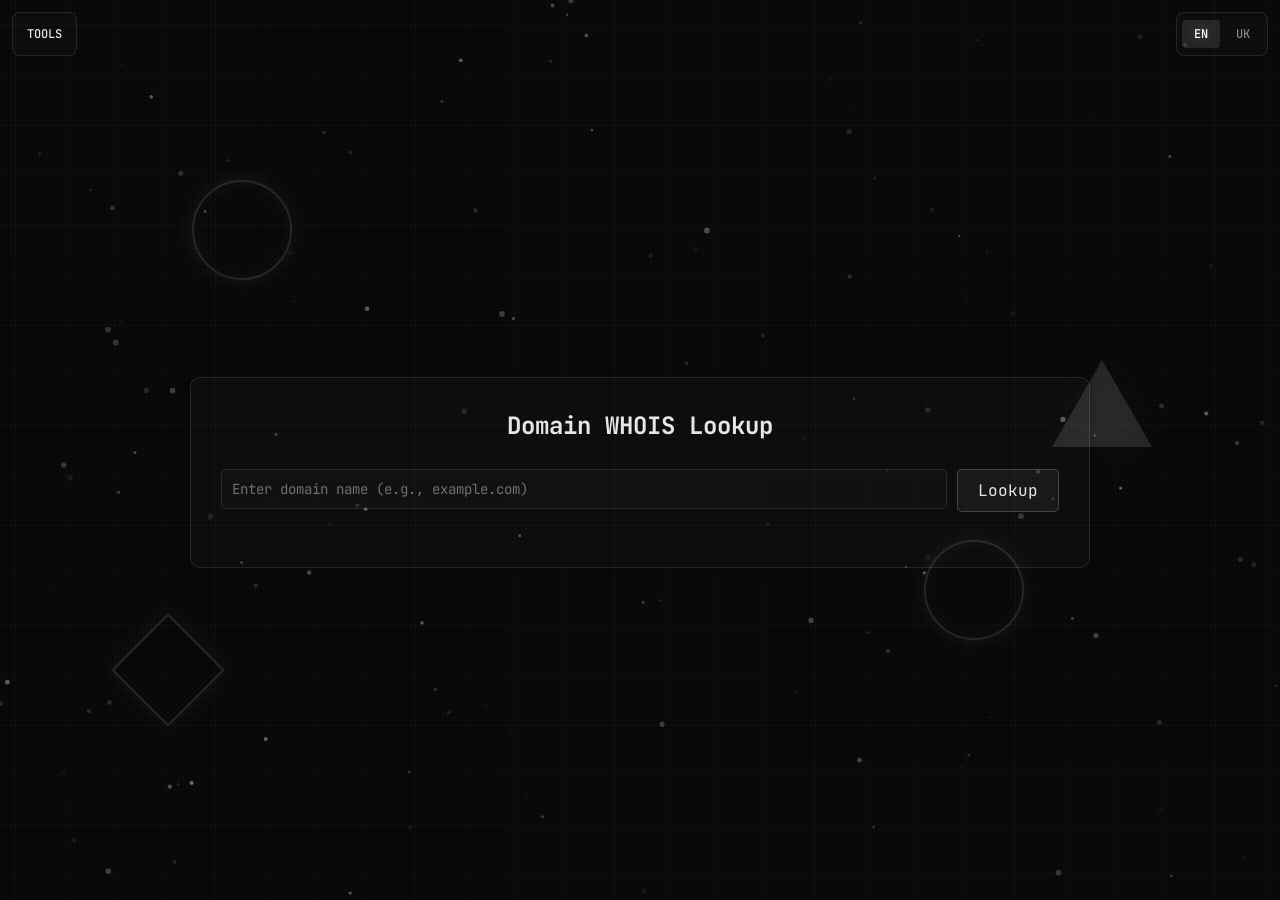
<file: tools/whois/index.html>
<!-- Copyright © sythera.dev, 2021-2140. All rights reserved. -->

<!DOCTYPE html>
<html lang="en">

<head>
    <meta charset="UTF-8">
    <meta name="viewport" content="width=device-width, initial-scale=1.0, maximum-scale=1.0, user-scalable=0, viewport-fit=cover">
    <meta name="theme-color" content="#000">

    <meta property="og:site_name" content="whois/">
    <meta property="og:description" content="Domain WHOIS Lookup - Check domain registration information">
    <meta property="og:image:width" content="1920">
    <meta property="og:image:height" content="1080">
    <meta property="og:image" content="libraries/yeah.png">
    <meta name="twitter:card" content="summary_large_image">

    <link rel="icon" href="data:image/svg+xml,%3Csvg xmlns='http://www.w3.org/2000/svg' viewBox='0 0 512 512'%3E%3Crect width='512' height='512' rx='64' fill='%23000000'/%3E%3Cpath fill='%23ffffff' d='M256.7,259.9l-122.9,103c-3.3,2.8-8.4,0.4-8.4-3.9v-40.1c0-1.5,0.7-2.9,1.9-3.9l70.3-59l-70.3-59c-1.2-0.9-1.9-2.4-1.9-3.9V153c0-4.4,5.1-6.7,8.4-3.9l122.9,103C259.2,254.1,259.2,257.9,256.7,259.9z M386.6,359c0,2.8-2.2,5.1-4.8,5.1H263.4c-2.6,0-4.8-2.3-4.8-5.1v-30.7c0-2.8,2.2-5.1,4.8-5.1h118.4c2.6,0,4.8,2.3,4.8,5.1V359z'/%3E%3C/svg%3E" type="image/svg+xml">

    <link rel="preconnect" href="https://fonts.googleapis.com">
    <link href="https://fonts.googleapis.com/css2?family=JetBrains+Mono:wght@400;700&family=Space+Grotesk:wght@300;700&display=swap" rel="stylesheet">
    <link rel="stylesheet" href="../../assets/css/background.css">
    <link rel="stylesheet" href="assets/css/style.css">
    <link rel="stylesheet" href="assets/css/media.css">
    <link rel="stylesheet" href="../../assets/css/tools-layout.css">
    <link rel="stylesheet" href="../../assets/css/tools-modal.css">

    <script src="../../assets/javascript/background.js"></script>
    <script src="../../keybindings.js"></script>
    <script src="../../assets/javascript/language.js"></script>
    <script src="../../assets/javascript/tools-modal.js"></script>
    <script src="assets/javascript/script.js"></script>

    <title>Domain WHOIS Lookup</title>
</head>

<body>
    <canvas id="canvas"></canvas>
    <div class="pixels"></div>
    <div class="grid"></div>

    <div class="corner corner-tl"></div>
    <div class="corner corner-tr"></div>
    <div class="corner corner-bl"></div>
    <div class="corner corner-br"></div>

    <div class="floating-shapes">
        <div class="shape shape-ring shape-1"></div>
        <div class="shape shape-ring shape-2"></div>
        <div class="shape shape-triangle shape-3"></div>
        <div class="shape shape-square shape-4"></div>
    </div>

    <div id="errorNotification" class="notification error">
        <span id="errorMessage"></span>
        <button class="closeButton">×</button>
    </div>

    <div class="wrapper">
        <div class="container">
            <h1 class="title">Domain WHOIS Lookup</h1>

            <div class="input-container">
                <input type="text" id="domainInput" placeholder="Enter domain name (e.g., example.com)">
                <button id="lookupButton">Lookup</button>
            </div>

            <div id="resultsContainer" class="results-container" style="display: none;">
                <div class="result-section">
                    <h3>Domain Information</h3>
                    <div class="info-grid">
                        <div class="info-item">
                            <strong>Domain:</strong>
                            <span id="resultDomain" class="domain-text"></span>
                        </div>
                        <div class="info-item">
                            <strong>Status:</strong>
                            <span id="resultStatus"></span>
                        </div>
                        <div class="info-item">
                            <strong>Registrar:</strong>
                            <span id="resultRegistrar"></span>
                        </div>
                        <div class="info-item">
                            <strong>Created:</strong>
                            <span id="resultCreated"></span>
                        </div>
                        <div class="info-item">
                            <strong>Updated:</strong>
                            <span id="resultUpdated"></span>
                        </div>
                        <div class="info-item">
                            <strong>Expires:</strong>
                            <span id="resultExpires"></span>
                        </div>
                        <div class="info-item">
                            <strong>Name Servers:</strong>
                            <span id="resultNameServers"></span>
                        </div>
                    </div>
                </div>

                <div class="result-section">
                    <h3>Registrant Information</h3>
                    <div class="info-grid">
                        <div class="info-item">
                            <strong>Name:</strong>
                            <span id="resultRegistrantName"></span>
                        </div>
                        <div class="info-item">
                            <strong>Organization:</strong>
                            <span id="resultRegistrantOrg"></span>
                        </div>
                        <div class="info-item">
                            <strong>Email:</strong>
                            <span id="resultRegistrantEmail"></span>
                        </div>
                        <div class="info-item">
                            <strong>Country:</strong>
                            <span id="resultRegistrantCountry"></span>
                        </div>
                    </div>
                </div>

                <div class="result-section">
                    <h3>Raw WHOIS Data</h3>
                    <div id="rawWhoisData" class="raw-whois"></div>
                </div>
            </div>
        </div>
    </div>
</body>

</html>

<!-- Copyright © sythera.dev, 2021-2140. All rights reserved. -->
</file>
<file: assets/css/background.css>
html, body {
    background: #000000;
}

body::before {
    content: '';
    position: fixed;
    top: 0;
    left: 0;
    right: 0;
    bottom: 0;
    width: 100%;
    height: 100%;
    background: rgba(0, 0, 0, 0.4);
    pointer-events: none;
    z-index: 2;
}

canvas, .grid, .pixels {
    will-change: auto;
    transform: translateZ(0);
    backface-visibility: hidden;
}

.pixels {
    position: fixed;
    top: 0;
    left: 0;
    right: 0;
    bottom: 0;
    width: 100%;
    height: 100%;
    z-index: 1;
    pointer-events: none;
    opacity: 0.4;
    background-image: 
        repeating-linear-gradient(
            0deg,
            transparent,
            transparent 2px,
            rgba(255, 255, 255, 0.03) 2px,
            rgba(255, 255, 255, 0.03) 4px
        ),
        repeating-linear-gradient(
            90deg,
            transparent,
            transparent 2px,
            rgba(255, 255, 255, 0.03) 2px,
            rgba(255, 255, 255, 0.03) 4px
        );
    background-size: 4px 4px;
    margin: 0;
    padding: 0;
}

.grid {
    position: fixed;
    top: 0;
    left: 0;
    right: 0;
    bottom: 0;
    width: 100%;
    height: 100%;
    background-image: 
        linear-gradient(rgba(255, 255, 255, 0.03) 1px, transparent 1px),
        linear-gradient(90deg, rgba(255, 255, 255, 0.03) 1px, transparent 1px);
    background-size: 
        50px 50px,
        50px 50px;
    background-position: 
        center center,
        center center;
    z-index: 0;
    opacity: 1;
    margin: 0;
    padding: 0;
}

canvas {
    position: fixed;
    top: 0;
    left: 0;
    width: 100%;
    height: 100%;
    z-index: 0;
    opacity: 1;
    pointer-events: none;
    margin: 0;
    padding: 0;
    display: block;
}

.corner {
    position: fixed;
    width: 60px;
    height: 60px;
    border: 1px solid rgba(255, 255, 255, 0.2);
    z-index: 5;
    will-change: transform;
    backface-visibility: hidden;
    pointer-events: none;
    margin: 0;
    padding: 0;
}

.corner-tl {
    top: 30px;
    left: 30px;
    border-right: none;
    border-bottom: none;
}

.corner-tr {
    top: 30px;
    right: 30px;
    border-left: none;
    border-bottom: none;
}

.corner-bl {
    bottom: 30px;
    left: 30px;
    border-right: none;
    border-top: none;
}

.corner-br {
    bottom: 30px;
    right: 30px;
    border-left: none;
    border-top: none;
}

.floating-shapes {
    position: fixed;
    top: 0;
    left: 0;
    width: 100%;
    height: 100%;
    pointer-events: none;
    z-index: 3;
}

.shape {
    position: absolute;
    opacity: 0;
    transition: transform 0.3s ease-out;
}

.shape.visible {
    opacity: 0.3;
}

.shape-ring {
    width: 100px;
    height: 100px;
    border: 2px solid rgba(255, 255, 255, 0.4);
    border-radius: 50%;
    box-shadow: 
        0 0 20px rgba(255, 255, 255, 0.2),
        inset 0 0 20px rgba(255, 255, 255, 0.1);
}

.shape-triangle {
    width: 0;
    height: 0;
    border-left: 50px solid transparent;
    border-right: 50px solid transparent;
    border-bottom: 87px solid rgba(255, 255, 255, 0.4);
    filter: drop-shadow(0 0 20px rgba(255, 255, 255, 0.2));
}

.shape-square {
    width: 80px;
    height: 80px;
    border: 2px solid rgba(255, 255, 255, 0.4);
    transform: rotate(45deg);
    box-shadow: 0 0 20px rgba(255, 255, 255, 0.2);
}

.shape-1 {
    top: 20%;
    left: 15%;
    animation: float1 8s ease-in-out infinite;
}

.shape-2 {
    top: 60%;
    right: 20%;
    animation: float2 10s ease-in-out infinite;
}

.shape-3 {
    top: 40%;
    right: 10%;
    animation: float3 12s ease-in-out infinite;
}

.shape-4 {
    top: 70%;
    left: 10%;
    animation: float4 9s ease-in-out infinite;
}

@keyframes float1 {
    0%, 100% {
        transform: translate(0, 0) rotate(0deg);
    }
    25% {
        transform: translate(20px, -30px) rotate(90deg);
    }
    50% {
        transform: translate(0, -50px) rotate(180deg);
    }
    75% {
        transform: translate(-20px, -30px) rotate(270deg);
    }
}

@keyframes float2 {
    0%, 100% {
        transform: translate(0, 0) rotate(0deg);
    }
    33% {
        transform: translate(-30px, 20px) rotate(120deg);
    }
    66% {
        transform: translate(-30px, -20px) rotate(240deg);
    }
}

@keyframes float3 {
    0%, 100% {
        transform: translate(0, 0) rotate(0deg);
    }
    50% {
        transform: translate(30px, 40px) rotate(180deg);
    }
}

@keyframes float4 {
    0%, 100% {
        transform: translate(0, 0) rotate(45deg);
    }
    25% {
        transform: translate(-25px, -25px) rotate(135deg);
    }
    50% {
        transform: translate(-40px, 0) rotate(225deg);
    }
    75% {
        transform: translate(-25px, 25px) rotate(315deg);
    }
}

@media (max-width: 768px) {
    .corner {
        width: 40px;
        height: 40px;
    }

    .corner-tl, .corner-tr {
        top: 20px;
    }

    .corner-bl, .corner-br {
        bottom: 20px;
    }

    .corner-tl, .corner-bl {
        left: 20px;
    }

    .corner-tr, .corner-br {
        right: 20px;
    }

    .shape {
        transform: scale(0.7);
    }
    
    .shape-ring {
        width: 70px;
        height: 70px;
    }
    
    .shape-triangle {
        border-left: 35px solid transparent;
        border-right: 35px solid transparent;
        border-bottom: 61px solid rgba(255, 255, 255, 0.4);
    }
    
    .shape-square {
        width: 56px;
        height: 56px;
    }
}
</file>
<file: tools/style.css>
/* Copyright © sythera.dev, 2021-2140. All rights reserved. */

*,
*::before,
*::after {
    box-sizing: border-box;
}

html,
body {
    margin: 0;
    min-height: 100vh;
    color: rgba(255, 255, 255, 0.9);
    background: #0c0c0c;
    font-family: 'JetBrains Mono', monospace;
    scrollbar-width: thin;
    scrollbar-color: rgba(255, 255, 255, 0.15) rgba(12, 12, 12, 0.5);
}

body::-webkit-scrollbar {
    width: 8px;
}

body::-webkit-scrollbar-track {
    background: rgba(12, 12, 12, 0.5);
}

body::-webkit-scrollbar-thumb {
    background: rgba(255, 255, 255, 0.15);
    border-radius: 4px;
}

.wrapper {
    position: relative;
    z-index: 10;
}

.tools-page {
    max-width: 960px;
    width: 100%;
    margin: 0 auto;
}

.tools-header {
    text-align: center;
    margin-bottom: 40px;
}

.tools-title {
    margin: 0 0 12px;
    font-family: 'Space Grotesk', sans-serif;
    font-size: clamp(2rem, 5vw, 2.75rem);
    font-weight: 700;
    color: rgba(255, 255, 255, 0.95);
    letter-spacing: -0.02em;
}

.tools-subtitle {
    margin: 0;
    font-size: 0.85rem;
    color: rgba(255, 255, 255, 0.45);
    letter-spacing: 0.02em;
}

.tools-grid {
    display: grid;
    grid-template-columns: repeat(auto-fill, minmax(260px, 1fr));
    gap: 20px;
}

.tool-card {
    background: rgba(255, 255, 255, 0.02);
    border: 1px solid rgba(255, 255, 255, 0.1);
    border-radius: 12px;
    padding: 22px;
    text-decoration: none;
    color: inherit;
    display: flex;
    flex-direction: column;
    align-items: flex-start;
    text-align: left;
    transition: all 0.3s ease;
    box-shadow: 0 0 10px rgba(0, 0, 0, 0.2);
    -webkit-tap-highlight-color: transparent;
}

.tool-card:hover {
    background: rgba(255, 255, 255, 0.05);
    border-color: rgba(255, 255, 255, 0.2);
    transform: translateY(-2px);
    box-shadow: 0 8px 24px rgba(0, 0, 0, 0.35);
}

.tool-card-name {
    font-size: 1.05rem;
    font-weight: 700;
    color: rgba(255, 255, 255, 0.92);
    margin-bottom: 10px;
}

.tool-card-description {
    font-size: 0.8rem;
    line-height: 1.5;
    color: rgba(255, 255, 255, 0.55);
    margin-bottom: 14px;
}

.tool-card-key {
    display: inline-block;
    font-size: 0.7rem;
    color: rgba(255, 255, 255, 0.4);
    text-transform: uppercase;
    letter-spacing: 0.08em;
    padding: 4px 8px;
    border: 1px solid rgba(255, 255, 255, 0.12);
    border-radius: 4px;
    background: rgba(255, 255, 255, 0.03);
}

.home-link {
    position: fixed;
    top: 20px;
    left: 20px;
    z-index: 10000;
    padding: 8px 14px;
    font-family: 'JetBrains Mono', monospace;
    font-size: 0.75rem;
    font-weight: 500;
    text-transform: uppercase;
    letter-spacing: 0.04em;
    color: rgba(255, 255, 255, 0.9);
    text-decoration: none;
    background: rgba(255, 255, 255, 0.02);
    border: 1px solid rgba(255, 255, 255, 0.1);
    border-radius: 8px;
    transition: all 0.3s ease;
}

.home-link:hover {
    background: rgba(255, 255, 255, 0.08);
    border-color: rgba(255, 255, 255, 0.2);
}

.language-switcher {
    position: fixed;
    top: max(12px, env(safe-area-inset-top));
    left: auto;
    right: max(12px, env(safe-area-inset-right));
    transform: none;
    z-index: 10000;
    display: inline-flex;
    flex-flow: row nowrap;
    gap: 4px;
    align-items: center;
    justify-content: center;
    min-height: 44px;
    width: auto;
    max-width: max-content;
    padding: 5px;
    box-sizing: border-box;
    background: rgba(255, 255, 255, 0.02);
    border: 1px solid rgba(255, 255, 255, 0.1);
    border-radius: 8px;
}

.lang-btn {
    font-family: 'JetBrains Mono', monospace;
    font-size: 0.75rem;
    font-weight: 500;
    color: rgba(255, 255, 255, 0.5);
    background: transparent;
    border: none;
    padding: 8px 12px;
    line-height: 1;
    cursor: pointer;
    text-transform: uppercase;
    border-radius: 4px;
    transition: all 0.3s ease;
    display: inline-flex;
    align-items: center;
    justify-content: center;
    flex: 0 0 auto;
    width: auto;
    margin: 0;
    white-space: nowrap;
}

.lang-btn:hover {
    color: rgba(255, 255, 255, 0.8);
    background: rgba(255, 255, 255, 0.05);
}

.lang-btn.active {
    color: rgba(255, 255, 255, 1);
    background: rgba(255, 255, 255, 0.1);
}

/* Copyright © sythera.dev, 2021-2140. All rights reserved. */
</file>
<file: tools/media.css>
/* Copyright © sythera.dev, 2021-2140. All rights reserved. */

@media (max-width: 768px) {
    .tools-header {
        margin-bottom: 24px;
        padding: 0 4px;
    }

    .tools-subtitle {
        font-size: 0.75rem;
        line-height: 1.5;
        max-width: 28rem;
        margin-left: auto;
        margin-right: auto;
    }

    .tools-grid {
        grid-template-columns: 1fr;
        gap: 12px;
        width: 100%;
    }

    .tool-card {
        padding: 18px 16px;
        min-height: 44px;
    }

    .home-link {
        padding: 10px 12px;
        min-height: 44px;
        display: inline-flex;
        align-items: center;
    }

    .language-switcher {
        top: max(10px, env(safe-area-inset-top));
        right: max(10px, env(safe-area-inset-right));
    }

    .lang-btn {
        font-size: 0.7rem;
        padding: 8px 10px;
    }
}

@media (max-width: 480px) {
    .tools-title {
        font-size: 1.65rem;
    }

    .tool-card-name {
        font-size: 1rem;
    }

    .tool-card-description {
        font-size: 0.78rem;
    }
}

/* Copyright © sythera.dev, 2021-2140. All rights reserved. */
</file>
<file: assets/css/tools-layout.css>
/* Copyright © sythera.dev, 2021-2140. All rights reserved. */

:root {
    --tool-safe-top: env(safe-area-inset-top, 0px);
    --tool-safe-right: env(safe-area-inset-right, 0px);
    --tool-safe-bottom: env(safe-area-inset-bottom, 0px);
    --tool-safe-left: env(safe-area-inset-left, 0px);
    --tool-pad-x: max(16px, var(--tool-safe-left), var(--tool-safe-right));
    --tool-pad-top: max(68px, calc(12px + var(--tool-safe-top)));
    --tool-pad-bottom: max(24px, var(--tool-safe-bottom));
}

html {
    -webkit-text-size-adjust: 100%;
    text-size-adjust: 100%;
}

html,
body {
    width: 100% !important;
    max-width: 100% !important;
    min-height: 100vh !important;
    min-height: 100dvh !important;
    margin: 0 !important;
    padding: 0 !important;
}

body {
    display: flex !important;
    flex-direction: column !important;
    align-items: center !important;
    overflow-x: clip;
}

body > canvas,
body > .pixels,
body > .grid,
body > .corner,
body > .floating-shapes,
body > .notification {
    position: fixed;
}

body > .tools-menu-button {
    position: fixed;
    width: auto !important;
    max-width: none !important;
    min-width: 0 !important;
    flex: 0 0 auto !important;
    margin: 0 !important;
}

body > .language-switcher {
    position: fixed;
    top: max(12px, var(--tool-safe-top)) !important;
    left: auto !important;
    right: max(12px, var(--tool-safe-right)) !important;
    transform: none !important;
    width: auto !important;
    max-width: none !important;
    min-width: 0 !important;
    flex: 0 0 auto !important;
    margin: 0 !important;
}

body > .language-switcher .lang-btn {
    display: inline-flex !important;
    align-items: center !important;
    justify-content: center !important;
    width: auto !important;
    min-width: 0 !important;
    max-width: none !important;
    flex: 0 0 auto !important;
    margin: 0 !important;
    white-space: nowrap !important;
}

body > .wrapper {
    display: flex !important;
    flex-direction: column !important;
    align-items: center !important;
    justify-content: center !important;
    flex: 1 1 auto !important;
    width: 100% !important;
    max-width: 100% !important;
    min-height: 100vh !important;
    min-height: 100dvh !important;
    margin: 0 !important;
    padding: var(--tool-pad-top) var(--tool-pad-x) var(--tool-pad-bottom) !important;
    box-sizing: border-box !important;
    position: relative;
    z-index: 10;
}

body > .wrapper > * {
    align-self: center !important;
    margin-left: auto !important;
    margin-right: auto !important;
    box-sizing: border-box !important;
}

body > .wrapper > .container,
body > .wrapper > .tools-page {
    margin-top: 0 !important;
    margin-bottom: 0 !important;
}

body > .wrapper > .columns-container-top,
body > .wrapper > .columns-container-bottom,
body > .columns-container-top,
body > .columns-container-bottom {
    width: 100% !important;
    max-width: 1200px !important;
}

img,
video,
canvas,
svg,
pre,
table {
    max-width: 100%;
}

.title,
.tools-title,
.tools-header,
.tools-subtitle,
h1.title {
    text-align: center;
}

.input-container,
.buttonContainer,
.blockchain-selector,
.transaction-controls,
.pagination-container {
    width: 100%;
    max-width: 100%;
    box-sizing: border-box;
}

@media (max-width: 1024px) {
    body > .wrapper > .columns-container-top,
    body > .wrapper > .columns-container-bottom,
    body > .columns-container-top,
    body > .columns-container-bottom {
        flex-direction: column !important;
        align-items: stretch !important;
    }

    .column {
        width: 100% !important;
        max-width: 100% !important;
    }
}

@media (max-width: 768px) {
    :root {
        --tool-pad-top: max(62px, calc(10px + var(--tool-safe-top)));
    }

    .corner,
    .floating-shapes {
        display: none !important;
    }

    body > .wrapper {
        justify-content: center !important;
        align-items: center !important;
        padding-top: var(--tool-pad-top) !important;
        padding-left: var(--tool-pad-x) !important;
        padding-right: var(--tool-pad-x) !important;
    }

    body > .wrapper > .container {
        padding: clamp(16px, 4vw, 24px);
        border-radius: 14px;
    }

    input[type="text"],
    input[type="number"],
    input[type="search"],
    input[type="email"],
    input[type="url"],
    input[type="password"],
    select,
    textarea {
        font-size: 16px;
        max-width: 100%;
    }

    button:not(.icon-button):not(.lang-btn):not(.tools-modal-close):not(.closeButton):not(.viz-control-btn):not(.pagination-btn) {
        min-height: 44px;
    }

    .number-input-container {
        display: inline-flex;
        align-items: stretch;
    }

    .number-input-container #sizeInput,
    .number-input-container button {
        min-height: 44px !important;
        height: 44px !important;
        box-sizing: border-box !important;
    }

    .number-input-container button {
        width: 44px !important;
        padding: 0 !important;
        line-height: 1 !important;
        flex-shrink: 0;
    }

    .number-input-container #sizeInput {
        width: 56px !important;
        padding: 0 6px !important;
        flex-shrink: 0;
    }

    .tools-menu-button {
        top: max(10px, var(--tool-safe-top)) !important;
        left: max(10px, var(--tool-safe-left)) !important;
    }

    .language-switcher {
        top: max(10px, var(--tool-safe-top)) !important;
        right: max(10px, var(--tool-safe-right)) !important;
    }

    .home-link {
        top: max(10px, var(--tool-safe-top));
        left: max(10px, var(--tool-safe-left));
    }

    .info-grid,
    .tokens-list,
    .transaction-list,
    .stats-grid {
        width: 100%;
    }

    .raw-whois,
    .result-section,
    .visualization-wrapper {
        max-width: 100%;
        overflow-x: auto;
        -webkit-overflow-scrolling: touch;
    }
}

@media (max-width: 480px) {
    :root {
        --tool-pad-top: max(56px, calc(8px + var(--tool-safe-top)));
        --tool-pad-x: max(12px, var(--tool-safe-left), var(--tool-safe-right));
    }

    body > .wrapper > .container {
        padding: clamp(12px, 3.5vw, 18px);
        border-radius: 12px;
    }

    .tools-page .tools-grid {
        grid-template-columns: 1fr;
    }
}

@media (hover: none) and (pointer: coarse) {
    .tools-page .tool-card:hover,
    button:hover {
        transform: none;
    }
}

body.tool-ip,
body.tool-translate {
    --tool-pad-top: max(92px, calc(36px + var(--tool-safe-top)));
}

@media (max-width: 768px) {
    body.tool-ip,
    body.tool-translate {
        --tool-pad-top: max(86px, calc(32px + var(--tool-safe-top)));
    }
}

@media (max-width: 480px) {
    body.tool-ip,
    body.tool-translate {
        --tool-pad-top: max(80px, calc(28px + var(--tool-safe-top)));
    }
}

body.tool-translate .textarea-overlay {
    display: grid !important;
    width: 100% !important;
    min-width: 0 !important;
}

body.tool-translate .textarea-overlay > textarea {
    grid-area: 1 / 1 !important;
    width: 100% !important;
    min-width: 0 !important;
    margin-bottom: 0 !important;
}

body.tool-translate .textarea-overlay #charCount {
    grid-area: 1 / 1 !important;
    align-self: end !important;
    justify-self: end !important;
    position: static !important;
    inset: auto !important;
    margin: 0 12px 10px 0 !important;
    pointer-events: none !important;
    z-index: 2 !important;
    line-height: 1 !important;
    white-space: nowrap !important;
}

body.tool-translate .textarea-overlay .icon-button {
    grid-area: 1 / 1 !important;
    align-self: start !important;
    justify-self: end !important;
    position: static !important;
    inset: auto !important;
    margin: 10px 10px 0 0 !important;
    z-index: 3 !important;
}

@media (max-width: 768px) {
    body.tool-translate .textarea-overlay #charCount {
        margin: 0 10px 8px 0 !important;
    }
}

@media (max-width: 480px) {
    body.tool-translate .textarea-overlay #charCount {
        margin: 0 8px 6px 0 !important;
    }
}

/* Copyright © sythera.dev, 2021-2140. All rights reserved. */
</file>
<file: assets/css/tools-modal.css>
/* Copyright © sythera.dev, 2021-2140. All rights reserved. */

body:has(.tools-menu-button) .corner {
    display: none !important;
}

body:has(.tools-menu-button) .tools-menu-button {
    display: block !important;
    visibility: visible !important;
    opacity: 1 !important;
}

body:has(.tools-menu-button) .language-switcher {
    display: inline-flex !important;
    visibility: visible !important;
    opacity: 1 !important;
}

html.tools-modal-open,
body.tools-modal-open {
    overflow: hidden !important;
    touch-action: none;
}

.tools-modal {
    position: fixed;
    inset: 0;
    width: 100%;
    height: 100%;
    height: 100dvh;
    z-index: 10050;
    display: none;
    align-items: center;
    justify-content: center;
    opacity: 0;
    visibility: hidden;
    transition: opacity 0.3s ease, visibility 0.3s ease;
    padding: max(16px, env(safe-area-inset-top)) max(16px, env(safe-area-inset-right)) max(16px, env(safe-area-inset-bottom)) max(16px, env(safe-area-inset-left));
    box-sizing: border-box;
    margin: 0;
}

.tools-modal.active {
    display: flex;
    opacity: 1;
    visibility: visible;
}

.tools-modal-overlay {
    position: absolute;
    inset: 0;
    width: 100%;
    height: 100%;
    background: rgba(0, 0, 0, 0.8);
    backdrop-filter: blur(5px);
}

.tools-modal-content {
    position: relative;
    background: rgba(13, 13, 13, 0.95);
    border: 1px solid rgba(255, 255, 255, 0.1);
    border-radius: 10px;
    padding: 30px;
    width: min(900px, 90%);
    max-width: 900px;
    max-height: min(90vh, 90dvh);
    overflow-x: hidden;
    overflow-y: auto;
    -webkit-overflow-scrolling: touch;
    box-shadow: 0 0 30px rgba(0, 0, 0, 0.5), 0 0 50px rgba(255, 255, 255, 0.05);
    z-index: 10051;
    box-sizing: border-box;
    margin: 0;
}

.tools-modal-header {
    display: flex;
    justify-content: space-between;
    align-items: center;
    flex-wrap: nowrap;
    gap: 12px;
    margin-bottom: 25px;
    padding-bottom: 15px;
    border-bottom: 1px solid rgba(255, 255, 255, 0.1);
}

.tools-modal .tools-grid {
    display: grid;
    grid-template-columns: repeat(auto-fill, minmax(250px, 1fr));
    gap: 20px;
    align-content: start;
    grid-auto-rows: auto;
}

.tools-modal .tool-card {
    background: rgba(255, 255, 255, 0.02);
    border: 1px solid rgba(255, 255, 255, 0.1);
    border-radius: 8px;
    padding: 20px;
    cursor: pointer;
    transition: all 0.3s ease;
    text-decoration: none;
    color: inherit;
    display: block;
    height: auto;
    min-height: 0;
    box-sizing: border-box;
}

.tools-modal .tool-card:hover {
    background: rgba(255, 255, 255, 0.05);
    border-color: rgba(255, 255, 255, 0.2);
    transform: translateY(-2px);
    box-shadow: 0 5px 15px rgba(0, 0, 0, 0.3);
}

.tools-modal .tool-card-name {
    font-family: 'JetBrains Mono', monospace;
    font-size: 18px;
    font-weight: 700;
    color: rgba(255, 255, 255, 0.9);
    margin-bottom: 8px;
    line-height: 1.4;
}

.tools-modal .tool-card-description {
    font-family: 'JetBrains Mono', monospace;
    font-size: 13px;
    color: rgba(255, 255, 255, 0.6);
    margin-bottom: 10px;
    line-height: 1.5;
}

.tools-modal .tool-card-key {
    font-family: 'JetBrains Mono', monospace;
    font-size: 11px;
    color: rgba(255, 255, 255, 0.4);
    text-transform: uppercase;
    letter-spacing: 1px;
    line-height: 1.4;
}

.tools-modal-title {
    font-family: 'JetBrains Mono', monospace;
    font-size: 24px;
    color: rgba(255, 255, 255, 0.9);
    margin: 0;
    flex: 1 1 auto;
    min-width: 0;
}

.tools-modal-close {
    background: none !important;
    border: none !important;
    color: rgba(255, 255, 255, 0.7);
    font-size: 32px;
    cursor: pointer;
    padding: 0 !important;
    margin: 0 !important;
    width: 44px !important;
    height: 44px !important;
    min-width: 44px !important;
    max-width: 44px !important;
    min-height: 44px !important;
    flex: 0 0 auto !important;
    display: flex !important;
    align-items: center !important;
    justify-content: center !important;
    transition: color 0.3s ease;
    font-family: 'Space Grotesk', sans-serif;
    line-height: 1 !important;
    white-space: nowrap !important;
    box-sizing: border-box !important;
    -webkit-tap-highlight-color: transparent;
}

.tools-modal-close:hover {
    color: rgba(255, 255, 255, 1);
}

.tools-menu-button {
    position: fixed !important;
    top: max(12px, env(safe-area-inset-top)) !important;
    left: max(12px, env(safe-area-inset-left)) !important;
    z-index: 10000 !important;
    background: rgba(255, 255, 255, 0.02) !important;
    border: 1px solid rgba(255, 255, 255, 0.1) !important;
    border-radius: 8px !important;
    padding: 10px 14px !important;
    color: rgba(255, 255, 255, 0.9) !important;
    font-family: 'JetBrains Mono', monospace !important;
    font-size: 0.75rem !important;
    font-weight: 500 !important;
    cursor: pointer !important;
    transition: all 0.3s ease !important;
    pointer-events: auto !important;
    text-transform: uppercase !important;
    line-height: 1.5 !important;
    min-height: 44px !important;
    height: auto !important;
    width: auto !important;
    max-width: none !important;
    min-width: 0 !important;
    box-sizing: border-box !important;
    -webkit-tap-highlight-color: transparent !important;
}

.tools-menu-button:hover {
    background: rgba(255, 255, 255, 0.1) !important;
    border-color: rgba(255, 255, 255, 0.2) !important;
}

body:has(.tools-menu-button) .language-switcher,
body:has(.home-link) .language-switcher {
    position: fixed !important;
    top: max(12px, env(safe-area-inset-top)) !important;
    left: auto !important;
    right: max(12px, env(safe-area-inset-right)) !important;
    transform: none !important;
    z-index: 10000 !important;
    display: inline-flex !important;
    flex-flow: row nowrap !important;
    gap: 4px !important;
    background: rgba(255, 255, 255, 0.02) !important;
    border: 1px solid rgba(255, 255, 255, 0.1) !important;
    border-radius: 8px !important;
    padding: 5px !important;
    pointer-events: auto !important;
    opacity: 1 !important;
    align-items: center !important;
    justify-content: center !important;
    min-height: 44px !important;
    height: auto !important;
    width: auto !important;
    max-width: max-content !important;
    min-width: 0 !important;
    flex-shrink: 0 !important;
    box-sizing: border-box !important;
}

body:has(.tools-menu-button) .lang-btn,
body:has(.home-link) .lang-btn {
    font-family: 'JetBrains Mono', monospace !important;
    font-size: 0.75rem !important;
    color: rgba(255, 255, 255, 0.5) !important;
    background: transparent !important;
    border: none !important;
    padding: 8px 12px !important;
    cursor: pointer !important;
    text-transform: uppercase !important;
    transition: all 0.3s ease !important;
    border-radius: 4px !important;
    font-weight: 500 !important;
    pointer-events: auto !important;
    line-height: 1 !important;
    display: inline-flex !important;
    align-items: center !important;
    justify-content: center !important;
    min-height: 0 !important;
    height: auto !important;
    width: auto !important;
    max-width: none !important;
    min-width: 0 !important;
    flex: 0 0 auto !important;
    margin: 0 !important;
    white-space: nowrap !important;
    box-sizing: border-box !important;
    -webkit-tap-highlight-color: transparent !important;
}

body:has(.tools-menu-button) .lang-btn:hover,
body:has(.home-link) .lang-btn:hover {
    color: rgba(255, 255, 255, 0.8) !important;
    background: rgba(255, 255, 255, 0.05) !important;
}

body:has(.tools-menu-button) .lang-btn.active,
body:has(.home-link) .lang-btn.active {
    color: rgba(255, 255, 255, 1) !important;
    background: rgba(255, 255, 255, 0.1) !important;
    text-shadow: 0 0 10px rgba(255, 255, 255, 0.3) !important;
}

@media (max-width: 768px) {
    .tools-modal {
        align-items: center;
        justify-content: center;
        padding: max(12px, env(safe-area-inset-top)) max(12px, env(safe-area-inset-right)) max(12px, env(safe-area-inset-bottom)) max(12px, env(safe-area-inset-left));
    }

    .tools-modal-content {
        width: 95%;
        max-width: 95%;
        max-height: min(90dvh, 90vh);
        padding: 20px;
        border-radius: 10px;
    }

    .tools-modal-title {
        font-size: 20px;
    }

    .tools-modal .tools-grid {
        grid-template-columns: 1fr;
        gap: 15px;
    }

    .tools-modal .tool-card {
        padding: 15px;
        -webkit-tap-highlight-color: transparent;
    }

    .tools-modal .tool-card-name {
        font-size: 16px;
    }

    .tools-modal .tool-card-description {
        font-size: 12px;
        margin-bottom: 10px;
    }

    .tools-menu-button {
        top: max(10px, env(safe-area-inset-top)) !important;
        left: max(10px, env(safe-area-inset-left)) !important;
        padding: 10px 12px !important;
        font-size: 0.7rem !important;
    }

    body:has(.tools-menu-button) .language-switcher,
    body:has(.home-link) .language-switcher {
        top: max(10px, env(safe-area-inset-top)) !important;
        right: max(10px, env(safe-area-inset-right)) !important;
        padding: 4px !important;
    }

    body:has(.tools-menu-button) .lang-btn,
    body:has(.home-link) .lang-btn {
        padding: 8px 10px !important;
        font-size: 0.7rem !important;
    }
}

@media (hover: none) and (pointer: coarse) {
    .tools-modal .tool-card:hover {
        transform: none;
        box-shadow: none;
    }

    .tools-modal .tool-card:active {
        background: rgba(255, 255, 255, 0.08);
        border-color: rgba(255, 255, 255, 0.25);
    }

    .tools-menu-button:hover,
    .lang-btn:hover {
        background: rgba(255, 255, 255, 0.02) !important;
    }

    .tools-menu-button:active {
        background: rgba(255, 255, 255, 0.1) !important;
    }

    .lang-btn:active {
        background: rgba(255, 255, 255, 0.08) !important;
    }
}

body > .tools-modal,
#toolsModal {
    inset: 0 !important;
    width: 100% !important;
    max-width: none !important;
    height: 100% !important;
    height: 100dvh !important;
    margin: 0 !important;
    flex: none !important;
}

body > .tools-modal.active,
#toolsModal.active {
    display: flex !important;
    align-items: center !important;
    justify-content: center !important;
}

.tools-modal .tools-modal-content {
    width: min(900px, 90%) !important;
    max-width: 900px !important;
}

@media (max-width: 768px) {
    .tools-modal .tools-modal-content {
        width: 95% !important;
        max-width: 95% !important;
    }

    .language-switcher .lang-btn {
        flex: 0 0 auto !important;
        width: auto !important;
        min-width: 0 !important;
        max-width: none !important;
        margin: 0 !important;
    }
}

/* Copyright © sythera.dev, 2021-2140. All rights reserved. */
</file>
<file: tools/cryptoscan/assets/css/style.css>
/* Copyright © sythera.dev, 2021-2140. All rights reserved. */


*,
*::before,
*::after {
    -webkit-user-drag: none;
    -webkit-touch-callout: none;
    box-sizing: border-box;
}

html,
body {
    display: flex;
    flex-direction: column;
    min-height: 100vh;
    font-size: 16px;
    line-height: 1.5;
    margin: 0;
    color: rgba(255, 255, 255, 0.9);
    background: #0c0c0c;
    font-family: 'JetBrains Mono', monospace;
    scrollbar-width: thin;
    scrollbar-color: rgba(255, 255, 255, 0.15) rgba(12, 12, 12, 0.5);
    position: relative;
}

body::-webkit-scrollbar {
    width: 8px;
}

body::-webkit-scrollbar-track {
    background: rgba(12, 12, 12, 0.5);
}

body::-webkit-scrollbar-thumb {
    background: rgba(255, 255, 255, 0.15);
    border-radius: 4px;
}

body::-webkit-scrollbar-thumb:hover {
    background: rgba(255, 255, 255, 0.25);
}

.wrapper {
    display: flex;
    flex-direction: column;
    justify-content: center;
    align-items: center;
    flex-grow: 1;
    position: relative;
    z-index: 10;
}

.container {
    margin: 0 auto;
    width: 100%;
    max-width: 1200px;
    padding: 30px;
    border-radius: 10px;
    background: rgba(255, 255, 255, 0.02);
    border: 1px solid rgba(255, 255, 255, 0.1);
    box-shadow: 0 0 10px rgba(0, 0, 0, 0.3), 0 0 20px rgba(255, 255, 255, 0.02);
}

.title {
    margin-top: 0;
    margin-bottom: 25px;
    color: rgba(255, 255, 255, 0.9);
    font-family: 'JetBrains Mono', monospace;
    text-align: center;
    font-size: 24px;
    min-height: 1.5em;
    line-height: 1.5;
}

.input-container {
    display: flex;
    gap: 10px;
    margin-bottom: 20px;
}

#addressInput {
    flex: 1;
    height: 40px;
    min-height: 40px;
    padding: 10px;
    border-radius: 5px;
    border: 1px solid rgba(255, 255, 255, 0.1);
    outline: none;
    background: rgba(255, 255, 255, 0.02);
    color: rgba(255, 255, 255, 0.9);
    font-family: 'JetBrains Mono', monospace;
    font-size: 14px;
    box-sizing: border-box;
}

#addressInput::placeholder {
    font-family: 'JetBrains Mono', monospace;
    color: rgba(255, 255, 255, 0.4);
}

#addressInput:focus {
    border-color: rgba(255, 255, 255, 0.3);
    background: rgba(255, 255, 255, 0.05);
}

button {
    padding: 10px 20px;
    font-size: 16px;
    min-height: 40px;
    border-radius: 5px;
    border: 1px solid rgba(255, 255, 255, 0.2);
    transition: all 0.3s ease;
    font-family: 'JetBrains Mono', monospace;
    background: rgba(255, 255, 255, 0.05);
    color: rgba(255, 255, 255, 0.9);
    cursor: pointer;
    user-select: none;
    -webkit-user-select: none;
    -moz-user-select: none;
    -ms-user-select: none;
    box-sizing: border-box;
    white-space: nowrap;
}

button:hover {
    background: rgba(255, 255, 255, 0.1);
    border-color: rgba(255, 255, 255, 0.4);
}

button:disabled {
    opacity: 0.5;
    cursor: not-allowed;
}

.blockchain-selector {
    display: flex;
    align-items: center;
    gap: 10px;
    margin-bottom: 25px;
}

.blockchain-selector label {
    color: rgba(255, 255, 255, 0.9);
    font-family: 'JetBrains Mono', monospace;
    font-size: 14px;
    white-space: nowrap;
}

.custom-select-wrapper {
    flex: 1;
    position: relative;
}

.custom-select {
    position: relative;
    width: 100%;
}

.custom-select-trigger {
    display: flex;
    align-items: center;
    justify-content: space-between;
    padding: 10px 35px 10px 12px;
    min-height: 40px;
    border-radius: 5px;
    border: 1px solid rgba(255, 255, 255, 0.1);
    background: rgba(255, 255, 255, 0.02);
    color: rgba(255, 255, 255, 0.9);
    font-family: 'JetBrains Mono', monospace;
    font-size: 14px;
    cursor: pointer;
    box-sizing: border-box;
    transition: all 0.3s ease;
    user-select: none;
}

.custom-select-trigger:hover {
    background: rgba(255, 255, 255, 0.05);
    border-color: rgba(255, 255, 255, 0.2);
}

.custom-select-trigger.active {
    border-color: rgba(255, 255, 255, 0.3);
    background: rgba(255, 255, 255, 0.05);
}

.custom-select-value {
    flex: 1;
}

.custom-select-arrow {
    position: absolute;
    right: 12px;
    top: 50%;
    transform: translateY(-50%);
    color: rgba(255, 255, 255, 0.6);
    font-size: 10px;
    transition: transform 0.3s ease, color 0.3s ease;
    pointer-events: none;
}

.custom-select-trigger.active .custom-select-arrow {
    transform: translateY(-50%) rotate(180deg);
    color: rgba(255, 255, 255, 0.9);
}

.custom-select-options {
    position: absolute;
    top: calc(100% + 5px);
    left: 0;
    right: 0;
    background: #0c0c0c;
    border: 1px solid rgba(255, 255, 255, 0.1);
    border-radius: 5px;
    box-shadow: 0 4px 12px rgba(0, 0, 0, 0.4), 0 0 20px rgba(255, 255, 255, 0.02);
    max-height: 300px;
    overflow-y: auto;
    z-index: 1000;
    display: none;
    margin-top: 5px;
}

.custom-select-options.active {
    display: block;
}

.custom-select-option {
    padding: 12px 15px;
    color: rgba(255, 255, 255, 0.9);
    font-family: 'JetBrains Mono', monospace;
    font-size: 14px;
    cursor: pointer;
    transition: all 0.2s ease;
    border-bottom: 1px solid rgba(255, 255, 255, 0.05);
}

.custom-select-option:first-child {
    border-top-left-radius: 5px;
    border-top-right-radius: 5px;
}

.custom-select-option:last-child {
    border-bottom: none;
    border-bottom-left-radius: 5px;
    border-bottom-right-radius: 5px;
}

.custom-select-option:hover {
    background: rgba(255, 255, 255, 0.08);
    color: rgba(255, 255, 255, 1);
}

.custom-select-option.selected {
    background: rgba(255, 255, 255, 0.1);
    color: rgba(255, 255, 255, 1);
    font-weight: 500;
}

.custom-select-options::-webkit-scrollbar {
    width: 8px;
}

.custom-select-options::-webkit-scrollbar-track {
    background: rgba(12, 12, 12, 0.5);
    border-radius: 4px;
}

.custom-select-options::-webkit-scrollbar-thumb {
    background: rgba(255, 255, 255, 0.15);
    border-radius: 4px;
}

.custom-select-options::-webkit-scrollbar-thumb:hover {
    background: rgba(255, 255, 255, 0.25);
}

.results-container {
    margin-top: 25px;
}

.result-section {
    margin-bottom: 25px;
    padding: 20px;
    background: rgba(255, 255, 255, 0.02);
    border: 1px solid rgba(255, 255, 255, 0.1);
    border-radius: 8px;
}

.result-section h3 {
    margin-top: 0;
    margin-bottom: 15px;
    color: rgba(255, 255, 255, 0.9);
    font-family: 'JetBrains Mono', monospace;
    font-size: 18px;
    border-bottom: 1px solid rgba(255, 255, 255, 0.1);
    padding-bottom: 10px;
}

.info-grid {
    display: grid;
    grid-template-columns: repeat(4, 1fr);
    gap: 20px;
    justify-items: start;
}

.info-item {
    display: flex;
    flex-direction: column;
    gap: 5px;
    width: 100%;
}

.info-item strong {
    color: rgba(255, 255, 255, 0.7);
    font-family: 'JetBrains Mono', monospace;
    font-size: 13px;
}

.info-item span {
    color: rgba(255, 255, 255, 0.9);
    font-family: 'JetBrains Mono', monospace;
    font-size: 14px;
    word-break: break-all;
    line-height: 1.6;
}

.info-divider {
    width: 100%;
    height: 1px;
    background: rgba(255, 255, 255, 0.1);
    margin: 20px 0;
}

.transfer-total,
.transfer-in,
.transfer-out {
    display: inline-flex;
    align-items: center;
    gap: 4px;
    font-weight: 600;
    margin-right: 10px;
}

.transfer-total {
    color: rgba(255, 255, 255, 0.9);
    font-size: 1em;
}

.transfer-in {
    color: rgba(120, 255, 180, 0.9);
}

.transfer-out {
    color: rgba(255, 130, 140, 0.9);
}

.balance-container {
    display: flex;
    justify-content: center;
    align-items: center;
    padding: 15px 0;
}

.balance-item {
    text-align: center;
    max-width: 500px;
}

.balance-item strong {
    font-size: 14px;
    margin-bottom: 8px;
    display: block;
}

.balance-item span {
    font-size: 24px;
    font-weight: 700;
    word-break: break-word;
}

.info-item span div {
    margin: 2px 0;
    padding: 2px 0;
}

#resultBalance {
    white-space: normal;
    line-height: 1.6;
}

#resultTokens {
    white-space: normal;
    line-height: 1.8;
}

.token-item {
    margin: 4px 0;
    padding: 4px 0;
    border-bottom: 1px solid rgba(255, 255, 255, 0.05);
}

.token-item:last-child {
    border-bottom: none;
}

.token-name {
    color: rgba(255, 255, 255, 0.6);
    font-size: 12px;
    font-style: italic;
}

.address-text {
    font-family: 'JetBrains Mono', monospace;
    font-size: 12px;
    color: rgba(255, 255, 255, 0.8);
}

.transaction-list {
    max-height: 400px;
    overflow-y: auto;
    scrollbar-width: thin;
    scrollbar-color: rgba(255, 255, 255, 0.15) rgba(12, 12, 12, 0.5);
}

.transaction-list::-webkit-scrollbar {
    width: 8px;
}

.transaction-list::-webkit-scrollbar-track {
    background: rgba(12, 12, 12, 0.5);
}

.transaction-list::-webkit-scrollbar-thumb {
    background: rgba(255, 255, 255, 0.15);
    border-radius: 4px;
}

.transaction-list::-webkit-scrollbar-thumb:hover {
    background: rgba(255, 255, 255, 0.25);
}

.transaction-item {
    padding: 15px;
    margin-bottom: 12px;
    background: rgba(255, 255, 255, 0.02);
    border: 1px solid rgba(255, 255, 255, 0.1);
    border-radius: 8px;
    font-family: 'JetBrains Mono', monospace;
    font-size: 13px;
    transition: all 0.3s ease;
    cursor: pointer;
}

.transaction-item:hover {
    background: rgba(255, 255, 255, 0.05);
    border-color: rgba(255, 255, 255, 0.2);
    transform: translateY(-2px);
    box-shadow: 0 4px 12px rgba(0, 0, 0, 0.3);
}

.transaction-item-header {
    display: flex;
    justify-content: space-between;
    align-items: center;
    margin-bottom: 10px;
    flex-wrap: wrap;
    gap: 10px;
}

.transaction-hash {
    color: rgba(255, 255, 255, 0.9);
    font-size: 12px;
    word-break: break-all;
    flex: 1;
    min-width: 200px;
}

.transaction-value {
    font-weight: 700;
    font-size: 14px;
    white-space: nowrap;
}

.transaction-value.value-incoming {
    color: rgba(100, 255, 100, 0.9);
}

.transaction-value.value-outgoing {
    color: rgba(255, 100, 100, 0.9);
}

.transaction-item-body {
    display: grid;
    grid-template-columns: repeat(auto-fit, minmax(150px, 1fr));
    gap: 10px;
    margin-top: 10px;
    padding-top: 10px;
    border-top: 1px solid rgba(255, 255, 255, 0.1);
}

.transaction-item-body > div {
    display: flex;
    flex-direction: column;
    gap: 4px;
    min-width: 0;
}

.transaction-item-body > div > span {
    min-width: 0;
    overflow: hidden;
}

.transaction-item-body strong {
    color: rgba(255, 255, 255, 0.6);
    font-size: 11px;
    text-transform: uppercase;
    letter-spacing: 0.5px;
}

.transaction-item-body span {
    color: rgba(255, 255, 255, 0.9);
    font-size: 12px;
    word-break: break-word;
}

.address-clickable,
.address-current {
    white-space: nowrap;
    overflow: hidden;
    text-overflow: ellipsis;
    display: inline-block;
    max-width: 100%;
}

.copy-btn {
    background: rgba(255, 255, 255, 0.05);
    border: 1px solid rgba(255, 255, 255, 0.1);
    color: rgba(255, 255, 255, 0.7);
    padding: 4px 8px;
    border-radius: 4px;
    font-size: 11px;
    cursor: pointer;
    transition: all 0.3s ease;
    font-family: 'JetBrains Mono', monospace;
    margin-left: 8px;
}

.copy-btn:hover {
    background: rgba(255, 255, 255, 0.1);
    border-color: rgba(255, 255, 255, 0.2);
    color: rgba(255, 255, 255, 0.9);
}

.address-clickable {
    color: rgba(100, 200, 255, 0.9) !important;
    text-decoration: underline;
    text-decoration-color: rgba(100, 200, 255, 0.5);
    transition: all 0.2s ease;
    white-space: nowrap;
    overflow: hidden;
    text-overflow: ellipsis;
    display: inline-block;
    max-width: 100%;
}

.address-clickable:hover {
    color: rgba(150, 220, 255, 1) !important;
    text-decoration-color: rgba(150, 220, 255, 0.8);
    background: rgba(100, 200, 255, 0.1);
    padding: 2px 4px;
    border-radius: 4px;
}

.address-current {
    color: rgba(255, 200, 100, 0.9) !important;
    font-weight: 600;
    background: rgba(255, 200, 100, 0.1);
    padding: 2px 6px;
    border-radius: 4px;
    border: 1px solid rgba(255, 200, 100, 0.3);
    white-space: nowrap;
    overflow: hidden;
    text-overflow: ellipsis;
    display: inline-block;
    max-width: 100%;
}

.token-badge {
    display: inline-block;
    background: rgba(120, 255, 180, 0.15);
    color: rgba(120, 255, 180, 0.9);
    padding: 4px 8px;
    border-radius: 4px;
    font-size: 11px;
    font-weight: 600;
    border: 1px solid rgba(120, 255, 180, 0.3);
}

.visualization-wrapper {
    display: flex;
    flex-direction: column;
    gap: 20px;
}

.network-container {
    position: relative;
    height: 600px;
    background: linear-gradient(135deg, rgba(10, 10, 15, 0.6) 0%, rgba(15, 15, 20, 0.8) 100%);
    border: 2px solid rgba(255, 255, 255, 0.1);
    border-radius: 16px;
    padding: 0;
    overflow: hidden;
    box-shadow: 
        0 8px 32px rgba(0, 0, 0, 0.5),
        inset 0 1px 0 rgba(255, 255, 255, 0.05),
        0 0 20px rgba(255, 255, 255, 0.02);
    cursor: grab !important;
}

.network-container:active {
    cursor: grabbing !important;
}

.network-container:hover {
    border-color: rgba(255, 255, 255, 0.2);
    box-shadow: 
        0 10px 40px rgba(0, 0, 0, 0.6),
        inset 0 1px 0 rgba(255, 255, 255, 0.08),
        0 0 30px rgba(255, 255, 255, 0.05);
}

#networkVisualization {
    width: 100%;
    height: 100%;
    background: transparent;
    cursor: grab !important;
    user-select: none;
    -webkit-user-select: none;
    -moz-user-select: none;
    -ms-user-select: none;
}

#networkVisualization:active {
    cursor: grabbing !important;
}

#networkVisualization * {
    cursor: grab !important;
}

#networkVisualization:active * {
    cursor: grabbing !important;
}


.network-container::-webkit-scrollbar {
    width: 8px;
    height: 8px;
}

.network-container::-webkit-scrollbar-track {
    background: rgba(12, 12, 12, 0.5);
    border-radius: 4px;
}

.network-container::-webkit-scrollbar-thumb {
    background: rgba(255, 255, 255, 0.15);
    border-radius: 4px;
}

.network-container::-webkit-scrollbar-thumb:hover {
    background: rgba(255, 255, 255, 0.25);
}

.viz-overlay-controls {
    position: absolute;
    top: 20px;
    right: 20px;
    display: flex;
    flex-direction: column;
    gap: 10px;
    z-index: 100;
    pointer-events: none;
}

.viz-control-btn {
    width: 44px;
    height: 44px;
    min-height: 44px;
    padding: 0;
    display: flex;
    align-items: center;
    justify-content: center;
    font-size: 24px;
    font-weight: 300;
    border-radius: 12px;
    border: 2px solid rgba(255, 255, 255, 0.2);
    background: rgba(10, 10, 15, 0.85);
    backdrop-filter: blur(10px);
    color: rgba(255, 255, 255, 0.9);
    cursor: pointer !important;
    transition: all 0.3s ease;
    box-shadow: 
        0 4px 12px rgba(0, 0, 0, 0.4),
        inset 0 1px 0 rgba(255, 255, 255, 0.1);
    pointer-events: auto;
}

.viz-control-btn:hover {
    background: rgba(255, 255, 255, 0.1);
    border-color: rgba(255, 255, 255, 0.4);
    color: rgba(255, 255, 255, 1);
    transform: scale(1.05);
    box-shadow: 
        0 6px 20px rgba(255, 255, 255, 0.1),
        inset 0 1px 0 rgba(255, 255, 255, 0.15);
}

.viz-control-btn:active {
    transform: scale(0.95);
}

.viz-control-btn.viz-reset {
    font-size: 28px;
    border-top: 2px solid rgba(255, 255, 255, 0.15);
    margin-top: 5px;
}

.viz-legend {
    position: absolute;
    top: 20px;
    left: 20px;
    display: flex;
    flex-direction: column;
    gap: 12px;
    padding: 16px;
    background: rgba(10, 10, 15, 0.85);
    backdrop-filter: blur(10px);
    border: 1px solid rgba(255, 255, 255, 0.1);
    border-radius: 12px;
    z-index: 100;
    box-shadow: 0 4px 16px rgba(0, 0, 0, 0.4);
    pointer-events: none;
}

.viz-legend-item {
    display: flex;
    align-items: center;
    gap: 10px;
    color: rgba(255, 255, 255, 0.85);
    font-family: 'JetBrains Mono', monospace;
    font-size: 12px;
}

.viz-legend-dot {
    width: 12px;
    height: 12px;
    border-radius: 50%;
    border: 2px solid;
    flex-shrink: 0;
}

.viz-legend-dot.main {
    background: rgba(255, 255, 255, 0.9);
    border-color: rgba(255, 255, 255, 1);
    box-shadow: 0 0 12px rgba(255, 255, 255, 0.2);
}

.viz-legend-dot.incoming {
    background: rgba(120, 255, 180, 0.8);
    border-color: rgba(150, 255, 200, 1);
    box-shadow: 0 0 12px rgba(120, 255, 180, 0.4);
}

.viz-legend-dot.outgoing {
    background: rgba(255, 100, 120, 0.8);
    border-color: rgba(255, 140, 150, 1);
    box-shadow: 0 0 12px rgba(255, 100, 120, 0.4);
}

.viz-instructions {
    position: absolute;
    bottom: 20px;
    left: 50%;
    transform: translateX(-50%);
    padding: 12px 24px;
    background: rgba(10, 10, 15, 0.85);
    backdrop-filter: blur(10px);
    border: 1px solid rgba(255, 255, 255, 0.1);
    border-radius: 30px;
    color: rgba(255, 255, 255, 0.8);
    font-family: 'JetBrains Mono', monospace;
    font-size: 12px;
    z-index: 100;
    box-shadow: 0 4px 16px rgba(0, 0, 0, 0.4);
    white-space: nowrap;
    pointer-events: none;
}

.stats-grid {
    display: grid;
    grid-template-columns: repeat(auto-fit, minmax(200px, 1fr));
    gap: 15px;
}

.stat-item {
    padding: 18px;
    background: rgba(255, 255, 255, 0.02);
    border: 1px solid rgba(255, 255, 255, 0.1);
    border-radius: 10px;
    display: flex;
    flex-direction: column;
    gap: 8px;
    transition: all 0.3s ease;
}

.stat-item:hover {
    background: rgba(255, 255, 255, 0.04);
    border-color: rgba(255, 255, 255, 0.2);
    transform: translateY(-2px);
    box-shadow: 0 6px 20px rgba(0, 0, 0, 0.3);
}

.stat-item strong {
    color: rgba(255, 255, 255, 0.6);
    font-size: 11px;
    text-transform: uppercase;
    letter-spacing: 0.5px;
    font-weight: 600;
}

.stat-item span {
    color: rgba(255, 255, 255, 0.95);
    font-size: 17px;
    font-weight: 700;
}

.section-header {
    display: flex;
    justify-content: space-between;
    align-items: center;
    margin-bottom: 15px;
    flex-wrap: wrap;
    gap: 15px;
}

.transaction-controls {
    display: flex;
    gap: 15px;
    align-items: center;
    flex-wrap: wrap;
}

.filter-group {
    display: flex;
    align-items: center;
    gap: 8px;
}

.filter-group label {
    color: rgba(255, 255, 255, 0.7);
    font-size: 12px;
    white-space: nowrap;
}

.filter-group .custom-select-wrapper {
    min-width: 150px;
    flex: 0 0 auto;
}

.filter-group .custom-select-trigger {
    min-height: 36px;
    padding: 8px 35px 8px 12px;
    font-size: 13px;
}

.filter-group .custom-select-option {
    padding: 10px 15px;
    font-size: 13px;
}

.filter-group select {
    padding: 6px 10px;
    border-radius: 5px;
    border: 1px solid rgba(255, 255, 255, 0.1);
    background: rgba(255, 255, 255, 0.02);
    color: rgba(255, 255, 255, 0.9);
    font-family: 'JetBrains Mono', monospace;
    font-size: 12px;
    cursor: pointer;
    transition: all 0.3s ease;
}

.filter-group select:hover {
    background: rgba(255, 255, 255, 0.05);
    border-color: rgba(255, 255, 255, 0.2);
}

.pagination-container {
    display: flex;
    justify-content: center;
    align-items: center;
    gap: 15px;
    margin-top: 20px;
    padding-top: 20px;
    border-top: 1px solid rgba(255, 255, 255, 0.1);
    flex-wrap: wrap;
}

.pagination-btn {
    padding: 8px 16px;
    font-size: 14px;
    min-height: auto;
}

.pagination-btn:disabled {
    opacity: 0.3;
    cursor: not-allowed;
}

.page-info {
    color: rgba(255, 255, 255, 0.7);
    font-family: 'JetBrains Mono', monospace;
    font-size: 13px;
}

.load-all-btn {
    padding: 8px 16px;
    font-size: 14px;
    min-height: auto;
    background: rgba(100, 200, 100, 0.1);
    border-color: rgba(100, 200, 100, 0.3);
}

.load-all-btn:hover {
    background: rgba(100, 200, 100, 0.2);
    border-color: rgba(100, 200, 100, 0.5);
}

.loading {
    text-align: center;
    color: rgba(255, 255, 255, 0.6);
    font-family: 'JetBrains Mono', monospace;
    padding: 20px;
}

.notification {
    position: fixed;
    bottom: 10px;
    right: 10px;
    padding: 15px;
    border-radius: 5px;
    z-index: 1000;
    color: white;
    font-size: 16px;
    font-family: 'JetBrains Mono', monospace;
    background-color: #e74c3c;
    box-shadow: 0 4px 8px rgba(0, 0, 0, 0.2);
    text-align: left;
    padding-right: 40px;
    opacity: 0;
    visibility: hidden;
    transition: opacity 0.3s ease, visibility 0s linear 0.3s;
}

.notification.success {
    background-color: #27ae60;
}

.notification.show {
    opacity: 1;
    visibility: visible;
}

.closeButton {
    position: absolute;
    top: 10px;
    right: 10px;
    padding: 5px;
    margin-right: 0px;
    font-size: 20px;
    border: none;
    transition: background-color 0.3s ease;
    background: none;
    color: white;
    cursor: pointer;
    min-height: auto;
}

.closeButton:hover {
    background-color: rgba(255, 255, 255, 0.1);
    border-radius: 50%;
}


.tokens-list {
    display: grid;
    grid-template-columns: repeat(auto-fill, minmax(140px, 1fr));
    gap: 15px;
    margin-top: 20px;
}

.token-card {
    display: flex;
    flex-direction: column;
    align-items: center;
    justify-content: center;
    padding: 18px;
    background: rgba(255, 255, 255, 0.02);
    border: 1px solid rgba(255, 255, 255, 0.1);
    border-radius: 10px;
    text-align: center;
    transition: all 0.3s ease;
    cursor: pointer;
}

.token-card:hover {
    background: rgba(255, 255, 255, 0.04);
    border-color: rgba(255, 255, 255, 0.2);
    transform: translateY(-2px);
    box-shadow: 0 6px 20px rgba(0, 0, 0, 0.3);
}

.token-icon {
    width: 40px;
    height: 40px;
    border-radius: 50%;
    background: rgba(255, 255, 255, 0.05);
    display: flex;
    align-items: center;
    justify-content: center;
    margin-bottom: 10px;
    font-weight: bold;
    font-size: 18px;
    color: rgba(255, 255, 255, 0.9);
    border: 1px solid rgba(255, 255, 255, 0.1);
    overflow: hidden;
    position: relative;
}

.token-icon-img {
    width: 100%;
    height: 100%;
    object-fit: cover;
    border-radius: 50%;
}

.token-icon-fallback {
    width: 100%;
    height: 100%;
    display: flex;
    align-items: center;
    justify-content: center;
}

.token-symbol {
    font-weight: 700;
    font-size: 14px;
    color: rgba(255, 255, 255, 0.9);
    margin-bottom: 5px;
    text-transform: uppercase;
}

.token-name {
    font-size: 11px;
    color: rgba(255, 255, 255, 0.6);
    margin-bottom: 8px;
    overflow: hidden;
    text-overflow: ellipsis;
    white-space: nowrap;
    max-width: 100%;
}

.token-balance {
    font-size: 12px;
    color: rgba(255, 255, 255, 0.8);
    font-weight: 600;
    word-break: break-word;
}

.token-value-usd {
    font-size: 10px;
    color: rgba(255, 255, 255, 0.7);
    margin-top: 5px;
}

.token-card.trx-card {
    background: rgba(255, 255, 255, 0.02);
    border-color: rgba(255, 255, 255, 0.1);
}

.token-card.trx-card:hover {
    background: rgba(255, 255, 255, 0.04);
    border-color: rgba(255, 255, 255, 0.2);
    box-shadow: 0 6px 20px rgba(0, 0, 0, 0.3);
}

.token-icon.trx-icon {
    background: rgba(255, 255, 255, 0.05);
    border-color: rgba(255, 255, 255, 0.1);
}

.token-card.sol-card {
    background: rgba(255, 255, 255, 0.02);
    border-color: rgba(255, 255, 255, 0.1);
}

.token-card.sol-card:hover {
    background: rgba(255, 255, 255, 0.04);
    border-color: rgba(255, 255, 255, 0.2);
    box-shadow: 0 6px 20px rgba(0, 0, 0, 0.3);
}

.token-icon.sol-icon {
    background: rgba(255, 255, 255, 0.05);
    border-color: rgba(255, 255, 255, 0.1);
}

/* Copyright © sythera.dev, 2021-2140. All rights reserved. */
</file>
<file: tools/cryptoscan/assets/css/media.css>
/* Copyright © sythera.dev, 2021-2140. All rights reserved. */

@media (max-width: 768px) {
    .corner {
        display: none !important;
    }

    .container {
        padding: 20px;
        margin: 0 auto;
        border-radius: 8px;
    }

    .title {
        font-size: 20px;
        margin-bottom: 20px;
    }

    .input-container {
        flex-direction: column;
        gap: 10px;
    }

    #addressInput {
        width: 100%;
        font-size: 13px;
    }

    button {
        width: 100%;
        font-size: 14px;
        padding: 8px 16px;
    }

    .blockchain-selector {
        flex-direction: column;
        align-items: flex-start;
        gap: 8px;
    }

    .blockchain-selector label {
        font-size: 13px;
    }

    #blockchainSelect {
        width: 100%;
        font-size: 13px;
    }

    .result-section {
        padding: 15px;
    }

    .result-section h3 {
        font-size: 16px;
    }

    .info-grid {
        grid-template-columns: 1fr;
        gap: 12px;
    }
    
    .balance-item span {
        font-size: 20px;
    }

    .info-item strong {
        font-size: 12px;
    }

    .info-item span {
        font-size: 13px;
    }

    .transaction-item {
        padding: 10px;
        font-size: 12px;
    }

    .network-container {
        height: 450px;
    }

    .viz-overlay-controls {
        top: 15px;
        right: 15px;
        gap: 8px;
    }

    .viz-control-btn {
        width: 40px;
        height: 40px;
        min-height: 40px;
        font-size: 20px;
    }

    .viz-control-btn.viz-reset {
        font-size: 24px;
    }

    .viz-legend {
        top: 15px;
        left: 15px;
        padding: 12px;
        gap: 10px;
    }

    .viz-legend-item {
        font-size: 11px;
        gap: 8px;
    }

    .viz-legend-dot {
        width: 12px;
        height: 12px;
    }

    .viz-instructions {
        bottom: 15px;
        padding: 10px 20px;
        font-size: 11px;
    }

    .stats-grid {
        grid-template-columns: 1fr;
        gap: 12px;
    }

    .stat-item {
        padding: 15px;
    }

    .section-header {
        flex-direction: column;
        align-items: flex-start;
    }

    .transaction-controls {
        width: 100%;
        justify-content: space-between;
    }

    .pagination-container {
        flex-direction: column;
        gap: 10px;
    }

    .load-all-btn {
        width: 100%;
    }
}

@media (max-width: 480px) {
    .corner {
        display: none !important;
    }

    .container {
        padding: 15px;
        margin: 0 auto;
        border-radius: 8px;
    }

    .title {
        font-size: 18px;
        margin-bottom: 15px;
    }

    #addressInput {
        font-size: 12px;
        padding: 8px;
    }

    button {
        font-size: 13px;
        padding: 7px 14px;
    }

    .blockchain-selector label {
        font-size: 12px;
    }

    #blockchainSelect {
        font-size: 12px;
    }

    .result-section {
        padding: 12px;
    }

    .result-section h3 {
        font-size: 14px;
    }

    .info-item strong {
        font-size: 11px;
    }

    .info-item span {
        font-size: 12px;
    }
    
    .balance-item span {
        font-size: 18px;
    }

    .transaction-item {
        padding: 8px;
        font-size: 11px;
    }

    .network-container {
        height: 350px;
    }

    .viz-overlay-controls {
        top: 10px;
        right: 10px;
        gap: 6px;
    }

    .viz-control-btn {
        width: 36px;
        height: 36px;
        min-height: 36px;
        font-size: 18px;
    }

    .viz-control-btn.viz-reset {
        font-size: 22px;
    }

    .viz-legend {
        top: 10px;
        left: 10px;
        padding: 10px;
        gap: 8px;
    }

    .viz-legend-item {
        font-size: 10px;
        gap: 6px;
    }

    .viz-legend-dot {
        width: 10px;
        height: 10px;
        border-width: 1.5px;
    }

    .viz-instructions {
        bottom: 10px;
        padding: 8px 16px;
        font-size: 10px;
    }

    .stats-grid {
        grid-template-columns: 1fr;
        gap: 10px;
    }

    .stat-item {
        padding: 12px;
    }

    .stat-item strong {
        font-size: 10px;
    }

    .stat-item span {
        font-size: 15px;
    }

    .section-header {
        flex-direction: column;
        align-items: flex-start;
        gap: 10px;
    }

    .transaction-controls {
        width: 100%;
        flex-direction: column;
        gap: 10px;
    }

    .filter-group {
        width: 100%;
        justify-content: space-between;
    }

    .filter-group select {
        flex: 1;
    }

    .pagination-container {
        flex-direction: column;
        gap: 8px;
    }

    .pagination-btn,
    .load-all-btn {
        width: 100%;
        font-size: 12px;
        padding: 6px 12px;
    }

    .page-info {
        font-size: 12px;
    }
}

/* Copyright © sythera.dev, 2021-2140. All rights reserved. */
</file>
<file: tools/encode.decode/assets/css/style.css>
/* Copyright © sythera.dev, 2021-2140. All rights reserved. */


*,
*::before,
*::after {
    -webkit-user-drag: none;
    -webkit-touch-callout: none;
    box-sizing: border-box;
}

html,
body {
    display: flex;
    flex-direction: column;
    min-height: 100vh;
    font-size: 16px;
    line-height: 1.5;
    margin: 0;
    color: rgba(255, 255, 255, 0.9);
    background: #0c0c0c;
    font-family: 'JetBrains Mono', monospace;
    scrollbar-width: thin;
    scrollbar-color: rgba(255, 255, 255, 0.15) rgba(12, 12, 12, 0.5);
    position: relative;
}

body::-webkit-scrollbar {
    width: 8px;
}

body::-webkit-scrollbar-track {
    background: rgba(12, 12, 12, 0.5);
}

body::-webkit-scrollbar-thumb {
    background: rgba(255, 255, 255, 0.15);
    border-radius: 4px;
}

body::-webkit-scrollbar-thumb:hover {
    background: rgba(255, 255, 255, 0.25);
}

.wrapper {
    display: flex;
    flex-direction: column;
    align-items: center;
    justify-content: center;
    flex-grow: 1;
    position: relative;
    z-index: 10;
}

.container {
    display: flex;
    flex-direction: column;
    align-items: center;
    margin: auto;
    width: 100%;
    max-width: 600px;
    padding: 20px;
    border-radius: 10px;
    background: rgba(255, 255, 255, 0.02);
    border: 1px solid rgba(255, 255, 255, 0.1);
    box-shadow: 0 0 10px rgba(0, 0, 0, 0.3), 0 0 20px rgba(255, 255, 255, 0.02);
}

.title {
    font-size: 2em;
    margin-top: 0;
    white-space: nowrap;
}

textarea {
    width: 100%;
    height: 180px;
    min-height: 180px;
    padding: 10px;
    border-radius: 5px;
    border: 1px solid rgba(255, 255, 255, 0.1);
    outline: none;
    resize: none;
    background: rgba(255, 255, 255, 0.02);
    color: rgba(255, 255, 255, 0.9);
    font-family: 'JetBrains Mono', monospace;
    box-sizing: border-box;
    scrollbar-width: thin;
    scrollbar-color: rgba(255, 255, 255, 0.15) rgba(12, 12, 12, 0.5);
}

textarea::-webkit-scrollbar {
    width: 8px;
}

textarea::-webkit-scrollbar-track {
    background: rgba(12, 12, 12, 0.5);
}

textarea::-webkit-scrollbar-thumb {
    background: rgba(255, 255, 255, 0.15);
    border-radius: 4px;
}

textarea::-webkit-scrollbar-thumb:hover {
    background: rgba(255, 255, 255, 0.25);
}

textarea::placeholder {
    font-family: 'JetBrains Mono', monospace;
    color: rgba(255, 255, 255, 0.4);
}

#inputText {
    margin-bottom: 20px;
}

.buttonContainer {
    display: flex;
    justify-content: center;
    margin-bottom: 20px;
}

button {
    padding: 10px 20px;
    font-size: 16px;
    min-height: 40px;
    margin-right: 10px;
    border-radius: 5px;
    border: 1px solid rgba(255, 255, 255, 0.2);
    transition: all 0.3s ease;
    font-family: 'JetBrains Mono', monospace;
    background: rgba(255, 255, 255, 0.05);
    color: rgba(255, 255, 255, 0.9);
    cursor: pointer;
    box-sizing: border-box;
    white-space: nowrap;
}

button:hover {
    background: rgba(255, 255, 255, 0.1);
    border-color: rgba(255, 255, 255, 0.4);
}

#decodeButton {
    margin-right: 0px;
}

.methodContainer {
    display: flex;
    justify-content: center;
    margin-bottom: 20px;
}

#secretKey {
    display: none;
    margin-bottom: 20px;
    padding: 10px;
    min-height: 40px;
    border-radius: 5px;
    border: 1px solid rgba(255, 255, 255, 0.1);
    outline: none;
    background: rgba(255, 255, 255, 0.02);
    color: rgba(255, 255, 255, 0.9);
    font-family: 'JetBrains Mono', monospace;
    width: 100%;
    box-sizing: border-box;
}

.custom-select-wrapper {
    position: relative;
    display: inline-block;
    margin-right: 10px;
}

.custom-select {
    position: relative;
    width: 100%;
    min-width: 200px;
}

.custom-select-trigger {
    display: flex;
    align-items: center;
    justify-content: space-between;
    padding: 10px 35px 10px 12px;
    min-height: 40px;
    border-radius: 5px;
    border: 1px solid rgba(255, 255, 255, 0.1);
    background: rgba(255, 255, 255, 0.02);
    color: rgba(255, 255, 255, 0.9);
    font-family: 'JetBrains Mono', monospace;
    font-size: 14px;
    cursor: pointer;
    box-sizing: border-box;
    transition: all 0.3s ease;
    user-select: none;
}

.custom-select-trigger:hover {
    background: rgba(255, 255, 255, 0.05);
    border-color: rgba(255, 255, 255, 0.2);
}

.custom-select-trigger.active {
    border-color: rgba(255, 255, 255, 0.3);
    background: rgba(255, 255, 255, 0.05);
}

.custom-select-value {
    flex: 1;
}

.custom-select-arrow {
    position: absolute;
    right: 12px;
    top: 50%;
    transform: translateY(-50%);
    color: rgba(255, 255, 255, 0.6);
    font-size: 10px;
    transition: transform 0.3s ease, color 0.3s ease;
    pointer-events: none;
}

.custom-select-trigger.active .custom-select-arrow {
    transform: translateY(-50%) rotate(180deg);
    color: rgba(255, 255, 255, 0.9);
}

.custom-select-options {
    position: absolute;
    top: calc(100% + 5px);
    left: 0;
    right: 0;
    background: #0c0c0c;
    border: 1px solid rgba(255, 255, 255, 0.1);
    border-radius: 5px;
    box-shadow: 0 4px 12px rgba(0, 0, 0, 0.4), 0 0 20px rgba(255, 255, 255, 0.02);
    max-height: 300px;
    overflow-y: auto;
    z-index: 1000;
    display: none;
    margin-top: 5px;
}

.custom-select-options.active {
    display: block;
}

.custom-select-optgroup {
    padding: 8px 15px;
    color: rgba(255, 255, 255, 0.7);
    font-family: 'JetBrains Mono', monospace;
    font-size: 12px;
    font-weight: 600;
    text-transform: uppercase;
    letter-spacing: 0.5px;
    border-bottom: 1px solid rgba(255, 255, 255, 0.1);
    background: rgba(255, 255, 255, 0.02);
    margin-top: 5px;
}

.custom-select-optgroup:first-child {
    margin-top: 0;
}

.custom-select-option {
    padding: 12px 15px;
    color: rgba(255, 255, 255, 0.9);
    font-family: 'JetBrains Mono', monospace;
    font-size: 14px;
    cursor: pointer;
    transition: all 0.2s ease;
    border-bottom: 1px solid rgba(255, 255, 255, 0.05);
}

.custom-select-option:last-child {
    border-bottom: none;
}

.custom-select-option:hover {
    background: rgba(255, 255, 255, 0.08);
    color: rgba(255, 255, 255, 1);
}

.custom-select-option.selected {
    background: rgba(255, 255, 255, 0.1);
    color: rgba(255, 255, 255, 1);
    font-weight: 500;
}

.custom-select-options::-webkit-scrollbar {
    width: 8px;
}

.custom-select-options::-webkit-scrollbar-track {
    background: rgba(12, 12, 12, 0.5);
    border-radius: 4px;
}

.custom-select-options::-webkit-scrollbar-thumb {
    background: rgba(255, 255, 255, 0.15);
    border-radius: 4px;
}

.custom-select-options::-webkit-scrollbar-thumb:hover {
    background: rgba(255, 255, 255, 0.25);
}

select::-webkit-scrollbar {
    width: 8px;
}

select::-webkit-scrollbar-track {
    background: rgba(12, 12, 12, 0.5);
}

select::-webkit-scrollbar-thumb {
    background: rgba(255, 255, 255, 0.15);
    border-radius: 4px;
}

select::-webkit-scrollbar-thumb:hover {
    background: rgba(255, 255, 255, 0.25);
}

#liveModeButton {
    padding: 10px 20px;
    min-height: 40px;
    border-radius: 5px;
    font-size: 16px;
    border: 1px solid rgba(255, 255, 255, 0.2);
    margin-right: 0px;
    transition: all 0.3s ease;
    background: rgba(255, 255, 255, 0.05);
    cursor: pointer;
    color: rgba(255, 255, 255, 0.9);
    font-family: 'JetBrains Mono', monospace;
    box-sizing: border-box;
}

#liveModeButton:hover {
    background: rgba(255, 255, 255, 0.1);
    border-color: rgba(255, 255, 255, 0.4);
}

.tooltip {
    position: fixed;
    z-index: 9999;
    display: none;
    background-color: rgba(48, 54, 61, 0.9);
    color: #ffffff;
    padding: 5px 10px;
    border-radius: 5px;
    font-size: 12px;
    pointer-events: none;
}

.copyText {
    position: absolute;
    top: 50%;
    left: 50%;
    transform: translate(-50%, -50%);
    background-color: transparent;
    padding: 0;
}

#outputText.copied {
    animation: shake 0.5s ease;
}

@keyframes shake {
    0%, 100% {
        transform: translateX(0);
    }
    10%, 30%, 50%, 70%, 90% {
        transform: translateX(-10px);
    }
    20%, 40%, 60%, 80% {
        transform: translateX(10px);
    }
}


.notification {
    position: fixed;
    bottom: 10px;
    right: 10px;
    padding: 15px;
    border-radius: 5px;
    z-index: 1000;
    color: white;
    font-size: 16px;
    font-family: 'JetBrains Mono', monospace;
    background-color: #e74c3c;
    box-shadow: 0 4px 8px rgba(0, 0, 0, 0.2);
    text-align: left;
    padding-right: 40px;
    opacity: 0;
    visibility: hidden;
    transition: opacity 0.3s ease, visibility 0s linear 0.3s;
}

.notification.success {
    background-color: #27ae60;
}

.notification.show {
    opacity: 1;
    visibility: visible;
}

.closeButton {
    position: absolute;
    top: 10px;
    right: 10px;
    padding: 5px;
    margin-right: 0px;
    font-size: 20px;
    border: none;
    transition: background-color 0.3s ease;
    background: none;
    color: white;
    cursor: pointer;
}

.closeButton:hover {
    background-color: rgba(255, 255, 255, 0.0);
    border-radius: 50%;
}

@keyframes bounceInUp {
    0% {
        opacity: 0;
        transform: translate3d(0, 100%, 0);
    }

    100% {
        opacity: 1;
        transform: translate3d(0, 0, 0);
    }
}

.bounceInUp {
    animation-name: bounceInUp;
    animation-duration: 0.75s;
    animation-timing-function: cubic-bezier(0.215, 0.61, 0.355, 1);
}


/* Copyright © sythera.dev, 2021-2140. All rights reserved. */
</file>
<file: tools/encode.decode/assets/css/media.css>
/* Copyright © sythera.dev, 2021-2140. All rights reserved. */


@media (max-width: 768px) {
    .corner {
        display: none !important;
    }

    .container {
        padding: 15px;
        margin-left: auto;
        margin-right: auto;
        border-radius: 8px;
    }

    textarea,
    #outputText {
        height: 150px;
        min-height: 150px;
        font-size: 14px;
    }

    .buttonContainer {
        flex-direction: column;
        gap: 10px;
    }

    button {
        width: 100%;
        margin-right: 0;
        font-size: 14px;
        padding: 8px 16px;
    }

    .methodContainer {
        flex-direction: column;
        gap: 10px;
    }

    .custom-select-wrapper {
        width: 100%;
        margin-right: 0;
        margin-bottom: 10px;
    }

    .custom-select {
        width: 100%;
    }

    #liveModeButton {
        width: 100%;
        font-size: 14px;
        padding: 8px 16px;
    }
}

@media (max-width: 480px) {
    .corner {
        display: none !important;
    }

    .container {
        padding: 12px;
        margin-left: auto;
        margin-right: auto;
        border-radius: 8px;
    }

    textarea,
    #outputText {
        height: 120px;
        min-height: 120px;
        font-size: 13px;
    }

    button {
        font-size: 13px;
        padding: 7px 14px;
    }

    .custom-select-trigger {
        font-size: 13px;
        padding: 8px 30px 8px 10px;
    }

    .custom-select-option {
        font-size: 13px;
        padding: 10px 12px;
    }

    .custom-select-optgroup {
        font-size: 11px;
        padding: 6px 12px;
    }

    #liveModeButton {
        font-size: 13px;
        padding: 7px 14px;
    }
}

/* Copyright © sythera.dev, 2021-2140. All rights reserved. */
</file>
<file: tools/exif/assets/css/style.css>
/* Copyright © sythera.dev, 2021-2140. All rights reserved. */


* {
    margin: 0;
    padding: 0;
    box-sizing: border-box;
}

html, body {
    font-family: 'JetBrains Mono', monospace;
    background: #0c0c0c;
    color: rgba(255, 255, 255, 0.9);
    margin: 0;
    padding: 0;
    overflow-x: hidden;
    overflow-y: auto;
    min-height: 100vh;
    width: 100%;
}

body {
    min-height: 100vh;
    position: relative;
}

.wrapper {
    position: relative;
    z-index: 10;
    width: 100%;
    display: flex;
    justify-content: center;
    align-items: center;
    box-sizing: border-box;
}

.container {
    background: rgba(255, 255, 255, 0.02);
    border: 1px solid rgba(255, 255, 255, 0.1);
    border-radius: 12px;
    padding: 24px;
    box-shadow: 0 0 10px rgba(0, 0, 0, 0.3), 0 0 20px rgba(255, 255, 255, 0.02);
    max-width: 960px;
    width: 100%;
    margin: 0 auto;
    box-sizing: border-box;
    display: flex;
    flex-direction: column;
    align-items: stretch;
    gap: 20px;
    position: relative;
}

h1 {
    text-align: center;
    margin-bottom: 0;
    font-size: 24px;
    color: rgba(255, 255, 255, 0.9);
    font-family: 'JetBrains Mono', monospace;
}

input[type="file"] {
    margin: 15px 0;
    background: rgba(255, 255, 255, 0.02);
    color: rgba(255, 255, 255, 0.9);
    border: 1px solid rgba(255, 255, 255, 0.1);
    padding: 10px;
    border-radius: 5px;
    font-family: 'JetBrains Mono', monospace;
    width: 100%;
    max-width: 100%;
    box-sizing: border-box;
}

input[type="file"]::file-selector-button {
    background: rgba(255, 255, 255, 0.05);
    color: rgba(255, 255, 255, 0.9);
    border: 1px solid rgba(255, 255, 255, 0.2);
    padding: 10px;
    border-radius: 5px;
    cursor: pointer;
    font-family: 'JetBrains Mono', monospace;
    transition: all 0.3s ease;
}

input[type="file"]::file-selector-button:hover {
    background: rgba(255, 255, 255, 0.1);
    border-color: rgba(255, 255, 255, 0.4);
}


.file-input-container {
    display: flex;
    flex-direction: column;
    gap: 20px;
    width: 100%;
    box-sizing: border-box;
}

.file-input {
    display: flex;
    flex-direction: column;
    align-items: stretch;
    justify-content: flex-start;
    padding: 0;
    width: 100%;
    box-sizing: border-box;
    min-height: auto;
}

.button-container {
    display: flex;
    justify-content: center;
    margin-top: 10px;
}


.output-container {
    width: 100%;
    margin-left: 0;
}

.image-preview-container {
    display: flex;
    justify-content: center;
    align-items: center;
    margin-top: 15px;
    padding: 10px;
    border-radius: 8px;
    background: rgba(255, 255, 255, 0.02);
    border: 1px solid rgba(255, 255, 255, 0.1);
    width: 100%;
    min-width: 0;
    height: 320px;
    min-height: 220px;
    max-height: 420px;
    cursor: not-allowed;
    position: relative;
    overflow: hidden;
}

.no-image-message {
    color: rgba(255, 255, 255, 0.6);
    font-size: 16px;
    font-family: 'JetBrains Mono', monospace;
    text-align: center;
    white-space: nowrap;
    position: absolute;
    top: 50%;
    left: 50%;
    transform: translate(-50%, -50%);
    display: block;
}

.image-preview {
    max-width: 100%;
    max-height: 100%;
    width: auto;
    height: auto;
    border-radius: 8px;
    transition: transform 0.3s, box-shadow 0.3s;
    object-fit: contain;
}


button {
    background: rgba(255, 255, 255, 0.05);
    color: rgba(255, 255, 255, 0.9);
    border: 1px solid rgba(255, 255, 255, 0.2);
    border-radius: 8px;
    padding: 10px 20px;
    min-height: 40px;
    cursor: pointer;
    font-size: 16px;
    font-family: 'JetBrains Mono', monospace;
    transition: all 0.3s ease;
    box-sizing: border-box;
}

button:hover {
    background: rgba(255, 255, 255, 0.1);
    border-color: rgba(255, 255, 255, 0.4);
}

button:disabled {
    background: rgba(255, 255, 255, 0.02);
    border-color: rgba(255, 255, 255, 0.1);
    cursor: not-allowed;
    opacity: 0.5;
}

.download-button {
    background: rgba(255, 255, 255, 0.05);
    color: rgba(255, 255, 255, 0.9);
    border: 1px solid rgba(255, 255, 255, 0.2);
    border-radius: 8px;
    padding: 10px 20px;
    min-height: 40px;
    cursor: pointer;
    font-size: 16px;
    font-family: 'JetBrains Mono', monospace;
    transition: all 0.3s ease;
    display: inline-block;
    margin: 10px auto;
    white-space: nowrap;
    box-sizing: border-box;
}

.download-button:hover {
    background: rgba(255, 255, 255, 0.1);
    border-color: rgba(255, 255, 255, 0.4);
}



.exif-info {
    width: 100%;
    background: rgba(255, 255, 255, 0.02);
    border: 1px solid rgba(255, 255, 255, 0.1);
    padding: 16px;
    border-radius: 8px;
    color: rgba(255, 255, 255, 0.9);
    font-size: 14px;
    font-family: 'JetBrains Mono', monospace;
    box-sizing: border-box;
}

.exif-info h3 {
    color: rgba(255, 255, 255, 0.9);
    font-family: 'JetBrains Mono', monospace;
    margin-bottom: 12px;
    font-size: 16px;
}

.exif-table-wrapper {
    width: 100%;
    overflow-x: auto;
    overflow-y: auto;
    max-height: 420px;
    border-radius: 6px;
    border: 1px solid rgba(255, 255, 255, 0.08);
    scrollbar-width: thin;
    scrollbar-color: rgba(255, 255, 255, 0.15) rgba(12, 12, 12, 0.5);
}

.exif-table-wrapper::-webkit-scrollbar {
    width: 8px;
    height: 8px;
}

.exif-table-wrapper::-webkit-scrollbar-track {
    background: rgba(12, 12, 12, 0.5);
}

.exif-table-wrapper::-webkit-scrollbar-thumb {
    background: rgba(255, 255, 255, 0.15);
    border-radius: 4px;
}

.exif-table-wrapper::-webkit-scrollbar-thumb:hover {
    background: rgba(255, 255, 255, 0.25);
}

#exifTable {
    width: 100%;
    min-width: 640px;
    border-collapse: collapse;
    table-layout: fixed;
}

#exifTable th,
#exifTable td {
    border: 1px solid rgba(255, 255, 255, 0.1);
    padding: 10px 12px;
    text-align: left;
    font-family: 'JetBrains Mono', monospace;
    font-size: 13px;
    line-height: 1.5;
    vertical-align: top;
}

#exifTable th {
    background: rgba(255, 255, 255, 0.05);
    color: rgba(255, 255, 255, 0.9);
    position: sticky;
    top: 0;
    z-index: 1;
}

#exifTable th:nth-child(1),
#exifTable td:nth-child(1) {
    width: 26%;
}

#exifTable th:nth-child(2),
#exifTable td:nth-child(2) {
    width: 54%;
    word-break: break-word;
    white-space: pre-wrap;
}

#exifTable th:nth-child(3),
#exifTable td:nth-child(3) {
    width: 20%;
    white-space: nowrap;
}

#exifTable td {
    color: rgba(255, 255, 255, 0.75);
}

select {
    -webkit-appearance: none;
    -moz-appearance: none;
    appearance: none;
    background: rgba(255, 255, 255, 0.02);
    color: rgba(255, 255, 255, 0.9);
    border: 1px solid rgba(255, 255, 255, 0.1);
    border-radius: 5px;
    padding: 10px;
    min-height: 40px;
    font-family: 'JetBrains Mono', monospace;
    cursor: pointer;
    font-size: 16px;
    outline: none;
    width: 100%;
    box-sizing: border-box;
    position: relative;
    transition: all 0.3s ease;
}

select:hover {
    background: rgba(255, 255, 255, 0.05);
    border-color: rgba(255, 255, 255, 0.2);
}

select::-webkit-scrollbar {
    width: 8px;
}

select::-webkit-scrollbar-track {
    background: rgba(12, 12, 12, 0.5);
}

select::-webkit-scrollbar-thumb {
    background: rgba(255, 255, 255, 0.15);
    border-radius: 4px;
}

select::-webkit-scrollbar-thumb:hover {
    background: rgba(255, 255, 255, 0.25);
}


.drag-over {
    background: rgba(100, 200, 255, 0.1) !important;
    border-color: rgba(100, 200, 255, 0.5) !important;
    border-style: dashed !important;
    transform: scale(1.02);
    transition: all 0.3s ease;
}

.drag-over::before {
    content: '';
    position: absolute;
    top: 0;
    left: 0;
    right: 0;
    bottom: 0;
    background: rgba(100, 200, 255, 0.05);
    border-radius: 8px;
    animation: pulse 1.5s ease-in-out infinite;
    z-index: 1;
}

@keyframes pulse {
    0%, 100% {
        opacity: 0.3;
    }
    50% {
        opacity: 0.6;
    }
}

.container.drag-over {
    background: rgba(100, 200, 255, 0.05) !important;
    border-color: rgba(100, 200, 255, 0.3) !important;
}

/* Copyright © sythera.dev, 2021-2140. All rights reserved. */
</file>
<file: tools/exif/assets/css/media.css>
/* Copyright © sythera.dev, 2021-2140. All rights reserved. */


@media (max-width: 768px) {
    .corner {
        display: none !important;
    }

    .wrapper {
        padding: 24px 16px;
        align-items: center;
    }

    .container {
        padding: 15px;
        margin: 0 auto;
        border-radius: 8px;
    }

    h1 {
        font-size: 20px;
    }

    .file-input-container {
        flex-direction: column;
        align-items: center;
    }

    .file-input {
        padding-left: 0;
        padding-top: 0;
        width: 100%;
    }

    .output-container {
        margin-left: 0;
        margin-top: 20px;
        width: 100%;
    }

    .image-preview-container {
        width: 100%;
        max-width: 100%;
        height: 240px;
        min-height: 180px;
    }

    .exif-table-wrapper {
        max-height: 320px;
    }

    #exifTable {
        min-width: 100%;
    }

    #exifTable th,
    #exifTable td {
        font-size: 12px;
        padding: 8px 10px;
    }

    button {
        width: 100%;
        font-size: 14px;
        padding: 8px 16px;
    }

    .download-button {
        width: 100%;
        font-size: 14px;
        padding: 8px 16px;
    }
}

@media (max-width: 480px) {
    .corner {
        display: none !important;
    }

    .wrapper {
        padding: 20px 12px;
        align-items: center;
    }

    .container {
        padding: 12px;
        margin: 0 auto;
        border-radius: 8px;
    }

    h1 {
        font-size: 18px;
    }

    .image-preview-container {
        height: 180px;
        min-height: 140px;
    }

    .exif-table-wrapper {
        max-height: 260px;
    }

    .exif-info h3 {
        font-size: 14px;
    }

    #exifTable th,
    #exifTable td {
        font-size: 11px;
        padding: 7px 8px;
    }

    button {
        font-size: 13px;
        padding: 7px 14px;
    }

    .download-button {
        font-size: 13px;
        padding: 7px 14px;
    }
}

/* Copyright © sythera.dev, 2021-2140. All rights reserved. */
</file>
<file: tools/ip/assets/css/style.css>
/* Copyright © sythera.dev, 2021-2140. All rights reserved. */


*,
*::before,
*::after {
    -webkit-user-drag: none;
    -webkit-touch-callout: none;
    box-sizing: border-box;
    scrollbar-width: thin;
    scrollbar-color: rgba(255, 255, 255, 0.15) rgba(12, 12, 12, 0.5);
}

html,
body {
    font-family: 'JetBrains Mono', monospace;
    background: #0c0c0c;
    color: rgba(255, 255, 255, 0.9);
    display: flex;
    flex-direction: column;
    align-items: center;
    width: 100%;
    min-height: 100vh;
    margin: 0;
    position: relative;
}

::-webkit-scrollbar {
    width: 8px;
}

::-webkit-scrollbar-track {
    background: rgba(12, 12, 12, 0.5);
}

::-webkit-scrollbar-thumb {
    background: rgba(255, 255, 255, 0.15);
    border-radius: 4px;
}

::-webkit-scrollbar-thumb:hover {
    background: rgba(255, 255, 255, 0.25);
}

.wrapper {
    position: relative;
    z-index: 10;
    width: 100%;
    display: flex;
    flex-direction: column;
    align-items: center;
    justify-content: center;
    gap: 20px;
}

.columns-container-top,
.columns-container-bottom {
    display: flex;
    justify-content: center;
    width: 100%;
    max-width: 1200px;
    gap: 20px;
}

.columns-container-top {
    margin-top: 0;
}

.columns-container-bottom {
    margin-bottom: 0;
}

.column {
    flex: 1;
    width: 100%;
    padding: 20px;
    background: rgba(255, 255, 255, 0.02);
    border: 1px solid rgba(255, 255, 255, 0.1);
    border-radius: 10px;
    margin: 0;
    box-shadow: 0 0 10px rgba(0, 0, 0, 0.3), 0 0 20px rgba(255, 255, 255, 0.02);
    text-align: left;
    box-sizing: border-box;
}

h3,
h4 {
    color: rgba(255, 255, 255, 0.9);
    font-family: 'JetBrains Mono', monospace;
    border-bottom: 1px solid rgba(255, 255, 255, 0.1);
    padding-bottom: 5px;
    margin-top: 0;
}

p {
    color: rgba(255, 255, 255, 0.7);
    font-family: 'JetBrains Mono', monospace;
    width: 100%;
    margin: 10px 0;
    line-height: 1.6;
}

strong {
    color: rgba(255, 255, 255, 0.9);
}

.country-flag {
    width: 28px;
    height: auto;
    vertical-align: middle;
    border-radius: 3px;
    display: inline-block;
}

/* Copyright © sythera.dev, 2021-2140. All rights reserved. */
</file>
<file: tools/ip/assets/css/media.css>
/* Copyright © sythera.dev, 2021-2140. All rights reserved. */


@media (max-width: 768px) {
    .corner {
        display: none !important;
    }

    html, body {
        font-size: 14px;
    }

    .columns-container-top,
    .columns-container-bottom {
        gap: 12px;
        width: 100%;
    }

    .column {
        padding: 16px;
    }

    h3, h4 {
        font-size: 16px;
        text-align: center;
    }

    p {
        font-size: 13px;
        word-break: break-word;
    }
}

@media (max-width: 480px) {
    .corner {
        display: none !important;
    }

    .column {
        padding: 14px;
    }

    h3, h4 {
        font-size: 14px;
    }

    p {
        font-size: 12px;
    }
}

/* Copyright © sythera.dev, 2021-2140. All rights reserved. */
</file>
<file: tools/pass/assets/css/style.css>
/* Copyright © sythera.dev, 2021-2140. All rights reserved. */


*,
*::before,
*::after {
    -webkit-user-drag: none;
    -webkit-touch-callout: none;
    box-sizing: border-box;
}

html,
body {
    display: flex;
    flex-direction: column;
    text-align: center;
    min-height: 100vh;
    font-size: 16px;
    line-height: 1.5;
    margin: 0;
    color: rgba(255, 255, 255, 0.9);
    background: #0c0c0c;
    font-family: 'JetBrains Mono', monospace;
    scrollbar-width: thin;
    scrollbar-color: rgba(255, 255, 255, 0.15) rgba(12, 12, 12, 0.5);
    position: relative;
}

body::-webkit-scrollbar {
    width: 8px;
}

body::-webkit-scrollbar-track {
    background: rgba(12, 12, 12, 0.5);
}

body::-webkit-scrollbar-thumb {
    background: rgba(255, 255, 255, 0.15);
    border-radius: 4px;
}

body::-webkit-scrollbar-thumb:hover {
    background: rgba(255, 255, 255, 0.25);
}

.wrapper {
    display: flex;
    flex-direction: column;
    align-items: center;
    justify-content: center;
    flex-grow: 1;
    position: relative;
    z-index: 10;
}

.container {
    margin: auto;
    width: 100%;
    max-width: 600px;
    padding: 33px;
    border-radius: 20px;
    background: rgba(255, 255, 255, 0.02);
    border: 1px solid rgba(255, 255, 255, 0.1);
    box-shadow: 0 0 10px rgba(0, 0, 0, 0.3), 0 0 20px rgba(255, 255, 255, 0.02);
}

.title {
    margin-top: 0;
    color: rgba(255, 255, 255, 0.9);
    font-family: 'JetBrains Mono', monospace;
}

.tooltip {
    position: fixed;
    z-index: 9999;
    display: none;
    background: rgba(12, 12, 12, 0.95);
    border: 1px solid rgba(255, 255, 255, 0.1);
    color: rgba(255, 255, 255, 0.7);
    padding: 10px 12px;
    border-radius: 8px;
    font-size: 13px;
    font-family: 'JetBrains Mono', monospace;
    max-width: 300px;
    line-height: 1.5;
    pointer-events: none;
    box-shadow: 0 0 10px rgba(0, 0, 0, 0.3), 0 0 20px rgba(255, 255, 255, 0.02);
}

#tooltip {
    position: absolute;
    width: 1px;
    height: 1px;
    padding: 0;
    margin: -1px;
    overflow: hidden;
    clip: rect(0, 0, 0, 0);
    white-space: nowrap;
    border: 0;
    background: none;
    box-shadow: none;
}

.passwordContainer {
    display: flex;
    align-items: stretch;
    margin-bottom: 25px;
    border-radius: 5px;
    background: rgba(255, 255, 255, 0.02);
    border: 1px solid rgba(255, 255, 255, 0.1);
    overflow: hidden;
}

#passwordField {
    flex-grow: 1;
    height: 60px;
    min-height: 60px;
    padding: 20px;
    font-size: 19.5px;
    border-radius: 0;
    border: none;
    outline: none;
    resize: none;
    font-family: 'JetBrains Mono', monospace;
    background: transparent;
    color: rgba(255, 255, 255, 0.9);
    box-sizing: border-box;
}

.icon-button {
    display: flex;
    align-items: center;
    justify-content: center;
    flex-shrink: 0;
    width: 44px;
    height: auto;
    background: transparent;
    cursor: pointer;
}

.icon-button img {
    width: 22px;
    height: 22px;
    opacity: 0.45;
    filter: brightness(0) invert(1);
    pointer-events: none;
}

#generateButton,
#copyButton {
    cursor: pointer;
}

.lengthContainer {
    margin-bottom: 20px;
}

.length {
    display: flex;
    align-items: center;
    justify-content: center;
    margin-bottom: 5px;
}

.length label {
    margin-right: 10px;
    color: rgba(255, 255, 255, 0.9);
    font-family: 'JetBrains Mono', monospace;
}

#lengthInput {
    width: 30px;
    min-height: 30px;
    border: 1px solid rgba(255, 255, 255, 0.1);
    border-radius: 5px;
    text-align: center;
    outline: none;
    resize: none;
    font-family: 'JetBrains Mono', monospace;
    background: rgba(255, 255, 255, 0.02);
    color: rgba(255, 255, 255, 0.9);
    box-sizing: border-box;
}

#lengthRange {
    width: 100%;
    height: 8px;
    border-radius: 5px;
    background: rgba(255, 255, 255, 0.05);
    cursor: pointer;
    -webkit-appearance: none;
    appearance: none;
    position: relative;
}

#lengthRange::-webkit-slider-thumb {
    width: 15px;
    height: 15px;
    border-radius: 50%;
    background: rgba(255, 255, 255, 0.4);
    cursor: pointer;
    -webkit-appearance: none;
    position: relative;
    margin-top: -3.5px;
    transition: background 0.3s ease;
}

#lengthRange::-webkit-slider-thumb:hover {
    background: rgba(255, 255, 255, 0.6);
}

#lengthRange::-webkit-slider-runnable-track {
    height: 8px;
    border-radius: 5px;
    background: rgba(255, 255, 255, 0.05);
    border: none;
}

#lengthRange::-moz-range-thumb {
    width: 15px;
    height: 15px;
    border: none;
    border-radius: 50%;
    background: rgba(255, 255, 255, 0.4);
    cursor: pointer;
    transition: background 0.3s ease;
}

#lengthRange::-moz-range-thumb:hover {
    background: rgba(255, 255, 255, 0.6);
}

#lengthRange::-moz-range-track {
    height: 8px;
    border-radius: 5px;
    background: rgba(255, 255, 255, 0.05);
}

#lengthRange::-ms-thumb {
    width: 15px;
    height: 15px;
    border-radius: 50%;
    background: rgba(255, 255, 255, 0.4);
    cursor: pointer;
}

#lengthRange::-ms-track {
    height: 8px;
    border-radius: 5px;
    background: rgba(255, 255, 255, 0.05);
    border-color: transparent;
    color: transparent;
}

#lengthRange::-ms-fill-lower {
    background: rgba(255, 255, 255, 0.05);
    border-radius: 5px;
}

#lengthRange::-ms-fill-upper {
    background: rgba(255, 255, 255, 0.05);
    border-radius: 5px;
}

.optionContainer {
    display: flex;
    flex-wrap: no-wrap;
    justify-content: center;
}

.option {
    display: flex;
    align-items: center;
    margin-right: 20px;
    cursor: pointer;
    white-space: nowrap;
    color: rgba(255, 255, 255, 0.9);
    font-family: 'JetBrains Mono', monospace;
}
.optionx{
    margin-right: 0px;
}

input[type="checkbox"] {
    display: flex;
    justify-content: center;
    align-items: center;
    position: relative;
    width: 18px;
    height: 18px;
    border: 1px solid rgba(255, 255, 255, 0.2);
    border-radius: 3px;
    margin-right: 5px;
    background: rgba(255, 255, 255, 0.02);
    appearance: none;
    cursor: pointer;
    transition: all 0.3s ease;
}

input[type="checkbox"]:hover {
    background: rgba(255, 255, 255, 0.05);
    border-color: rgba(255, 255, 255, 0.3);
}

input[type="checkbox"]:checked {
    background: rgba(255, 255, 255, 0.1);
    border-color: rgba(255, 255, 255, 0.4);
}

input[type="checkbox"]:checked::after {
    content: '✔';
    display: block;
    position: absolute;
    top: 50%;
    left: 50%;
    transform: translate(-50%, -50%);
    font-size: 12px;
    color: rgba(255, 255, 255, 0.9);
}

input[type="number"]::-webkit-inner-spin-button,
input[type="number"]::-webkit-outer-spin-button {
    -webkit-appearance: none;
    margin: 0;
}

input[type="number"] {
    -moz-appearance: textfield;
}

input[type="number"] {
    -ms-appearance: none;
}


.notification {
    position: fixed;
    bottom: 10px;
    right: 10px;
    padding: 15px;
    border-radius: 5px;
    z-index: 1000;
    color: white;
    font-size: 16px;
    font-family: 'JetBrains Mono', monospace;
    background-color: #e74c3c;
    box-shadow: 0 4px 8px rgba(0, 0, 0, 0.2);
    text-align: left;
    padding-right: 40px;
    opacity: 0;
    visibility: hidden;
    transition: opacity 0.3s ease, visibility 0s linear 0.3s;
}

.notification.success {
    background-color: #27ae60;
}

.notification.show {
    opacity: 1;
    visibility: visible;
}

.closeButton {
    position: absolute;
    top: 10px;
    right: 10px;
    padding: 5px;
    margin-right: 0px;
    font-size: 20px;
    border: none;
    transition: background-color 0.3s ease;
    background: none;
    color: white;
    cursor: pointer;
}

.closeButton:hover {
    background-color: rgba(255, 255, 255, 0.0);
    border-radius: 50%;
}

@keyframes bounceInUp {
    0% {
        opacity: 0;
        transform: translate3d(0, 100%, 0);
    }

    100% {
        opacity: 1;
        transform: translate3d(0, 0, 0);
    }
}

.bounceInUp {
    animation-name: bounceInUp;
    animation-duration: 0.75s;
    animation-timing-function: cubic-bezier(0.215, 0.61, 0.355, 1);
}

@keyframes shake-container {
    0%, 100% {
        transform: translateX(0);
    }
    10%, 30%, 50%, 70%, 90% {
        transform: translateX(-10px);
    }
    20%, 40%, 60%, 80% {
        transform: translateX(10px);
    }
}

.shake-container {
    animation: shake-container 0.5s;
}

@keyframes shake-title {
    0%, 100% {
        transform: translate(0, 0);
    }
    10%, 30%, 50%, 70%, 90% {
        transform: translate(-5px, -1px);
    }
    20%, 40%, 60%, 80% {
        transform: translate(5px, 1px);
    }
}

.shake-title {
    animation: shake-title 0.5s ease-in-out infinite;
}


/* Copyright © sythera.dev, 2021-2140. All rights reserved. */
</file>
<file: tools/pass/assets/css/media.css>
/* Copyright © sythera.dev, 2021-2140. All rights reserved. */


@media (max-width: 768px) {
    .corner {
        display: none !important;
    }

    .container {
        padding: 20px;
        border-radius: 15px;
    }

    .title {
        font-size: 1.2em;
        margin-bottom: 20px;
    }

    .passwordContainer {
        margin-bottom: 20px;
    }

    .passwordContainer,
    #passwordField {
        height: 50px;
        min-height: 50px;
    }

    .icon-button {
        width: 40px;
    }

    #passwordField {
        font-size: 16px;
        padding: 15px;
    }

    .length label {
        font-size: 14px;
    }

    #lengthInput {
        font-size: 14px;
    }

    .option {
        font-size: 13px;
        margin-right: 15px;
    }

    .optionx {
        margin-right: 0;
    }
}

@media (max-width: 480px) {
    .corner {
        display: none !important;
    }

    .container {
        padding: 15px;
        border-radius: 12px;
    }

    .title {
        font-size: 1.1em;
        margin-bottom: 15px;
    }

    .passwordContainer,
    #passwordField {
        height: 45px;
        min-height: 45px;
    }

    .icon-button {
        width: 38px;
    }

    #passwordField {
        font-size: 14px;
        padding: 12px;
    }

    .length label {
        font-size: 13px;
    }

    #lengthInput {
        font-size: 13px;
    }

    .option {
        font-size: 12px;
        margin-right: 10px;
    }

    .optionContainer {
        flex-wrap: wrap;
        gap: 10px;
    }
}

/* Copyright © sythera.dev, 2021-2140. All rights reserved. */
</file>
<file: tools/qr/assets/css/style.css>
/* Copyright © sythera.dev, 2021-2140. All rights reserved. */


*,
*::before,
*::after {
    -webkit-user-drag: none;
    -webkit-touch-callout: none;
    box-sizing: border-box;
}

html,
body {
    display: flex;
    flex-direction: column;
    text-align: center;
    min-height: 100vh;
    font-size: 16px;
    line-height: 1.5;
    margin: 0;
    color: #778899;
    background: #0c0c0c;
    font-family: 'JetBrains Mono', monospace;
    scrollbar-width: thin;
    scrollbar-color: rgba(255, 255, 255, 0.15) rgba(12, 12, 12, 0.5);
    position: relative;
}

.wrapper {
    display: flex;
    flex-direction: column;
    align-items: center;
    justify-content: center;
    flex-grow: 1;
    position: relative;
    z-index: 10;
}

.container {
    margin: auto;
    width: 100%;
    max-width: 840px;
    display: flex;
    justify-content: center;
    align-items: stretch;
    background: rgba(255, 255, 255, 0.02);
    border: 1px solid rgba(255, 255, 255, 0.1);
    padding: 20px;
    border-radius: 10px;
    box-shadow: 0 0 10px rgba(0, 0, 0, 0.3), 0 0 20px rgba(255, 255, 255, 0.02);
}

.title {
    margin-top: 0;
    color: rgba(255, 255, 255, 0.9);
    font-family: 'JetBrains Mono', monospace;
    min-height: 1.5em;
    line-height: 1.5;
}

input[type="text"] {
    width: 100%;
    height: 40px;
    min-height: 40px;
    margin-bottom: 25px;
    padding: 10px;
    border-radius: 5px;
    border: 1px solid rgba(255, 255, 255, 0.1);
    outline: none;
    resize: none;
    background: rgba(255, 255, 255, 0.02);
    color: rgba(255, 255, 255, 0.9);
    font-family: 'JetBrains Mono', monospace;
    box-sizing: border-box;
}

input::placeholder {
    font-family: 'JetBrains Mono', monospace;
    color: rgba(255, 255, 255, 0.4);
}

button {
    padding: 10px 20px;
    font-size: 16px;
    min-height: 40px;
    margin-right: 10px;
    border-radius: 5px;
    border: 1px solid rgba(255, 255, 255, 0.2);
    transition: all 0.3s ease;
    font-family: 'JetBrains Mono', monospace;
    background: rgba(255, 255, 255, 0.05);
    color: rgba(255, 255, 255, 0.9);
    cursor: pointer;
    box-sizing: border-box;
    white-space: nowrap;
}

button:hover {
    background: rgba(255, 255, 255, 0.1);
    border-color: rgba(255, 255, 255, 0.4);
}

.buttonContainer {
    display: flex;
    justify-content: center;
    margin-bottom: 10px;
}

.qr-code-container {
    width: 300px;
    height: 300px;
    margin: 25px auto;
    padding: 15px;
    border-radius: 10px;
    background: rgba(255, 255, 255, 0.02);
    border: 1px solid rgba(255, 255, 255, 0.1);
    display: flex;
    justify-content: center;
    align-items: center;
    position: relative;
    overflow: hidden;
    transition: width 0.3s ease, height 0.3s ease;
    box-sizing: border-box;
    contain: layout style paint;
}

.qr-code-container > * {
    position: relative;
    max-width: 100%;
    max-height: 100%;
}

.qr-code-container canvas,
.qr-code-container img {
    max-width: 100% !important;
    max-height: 100% !important;
    width: auto !important;
    height: auto !important;
    object-fit: contain;
    display: block;
    position: relative !important;
    margin: 0 auto;
}

.qr-code-container.cursor {
    cursor: not-allowed;
}

#noQrMessage {
    color: rgba(255, 255, 255, 0.5);
    font-size: 18px;
    position: absolute;
    font-family: 'JetBrains Mono', monospace;
}

.sizeContainer {
    display: flex;
    justify-content: center;
    margin-top: 10px;
}

.right-section {
    display: flex;
    flex-direction: column;
    justify-content: center;
    align-items: center;
    flex: 1 1 0;
    min-width: 0;
    padding: 20px;
}

.divider {
    border-right: 3px solid rgba(255, 255, 255, 0.1);
    margin-left: 20px;
    margin-right: 20px;
    flex-shrink: 0;
}

.left-section {
    display: flex;
    flex-direction: column;
    justify-content: center;
    align-items: center;
    flex: 1 1 0;
    min-width: 0;
    padding: 20px;
}

.left-section #qrInput {
    width: min(100%, 274px);
    max-width: 100%;
}

.sizeContainer {
    display: flex;
    align-items: center;
    justify-content: center;
    margin-bottom: 5px;
}

.sizeContainer label {
    margin-right: 10px;
    color: rgba(255, 255, 255, 0.7);
    font-family: 'JetBrains Mono', monospace;
    min-height: 1.2em;
    line-height: 1.2;
}

.number-input-container {
    position: relative;
    display: inline-flex;
    align-items: center;
}

#copyButton,
#generateButton {
    margin-right: 0px;
}

#sizeInput {
    padding: 10px;
    border: 1px solid rgba(255, 255, 255, 0.1);
    width: 60px;
    height: 35px;
    min-height: 35px;
    border-radius: 0px;
    background: rgba(255, 255, 255, 0.02);
    cursor: pointer;
    outline: none;
    resize: none;
    text-align: center;
    color: rgba(255, 255, 255, 0.9);
    cursor: text;
    -webkit-appearance: none;
    -moz-appearance: textfield;
    font-family: 'JetBrains Mono', monospace;
    box-sizing: border-box;
}

.number-input-container button {
    background: rgba(255, 255, 255, 0.05);
    color: rgba(255, 255, 255, 0.9);
    border: 1px solid rgba(255, 255, 255, 0.1);
    cursor: pointer;
    outline: none;
    padding: 10px;
    margin: 0;
    border-radius: 0px;
    width: 30px;
    height: 35px;
    min-height: 35px;
    display: flex;
    align-items: center;
    justify-content: center;
    font-size: 18px;
    line-height: 1;
    font-family: 'JetBrains Mono', monospace;
    box-sizing: border-box;
}

.number-input-container button:first-child {
    border-top-left-radius: 5px;
    border-bottom-left-radius: 5px;
}

.number-input-container button:last-child {
    border-top-right-radius: 5px;
    border-bottom-right-radius: 5px;
}

.number-input-container button:disabled {
    cursor: not-allowed;
}

.number-input-container button:active:not(:disabled) {
    background: rgba(255, 255, 255, 0.15);
}

input[type="number"]::-webkit-inner-spin-button,
input[type="number"]::-webkit-outer-spin-button {
    -webkit-appearance: none;
    margin: 0;
}

input[type="number"] {
    -moz-appearance: textfield;
}

input[type="number"] {
    -ms-appearance: none;
}


.notification {
    position: fixed;
    bottom: 10px;
    right: 10px;
    padding: 15px;
    border-radius: 5px;
    z-index: 1000;
    color: white;
    font-size: 16px;
    font-family: monospace;
    background-color: #e74c3c;
    box-shadow: 0 4px 8px rgba(0, 0, 0, 0.2);
    text-align: left;
    padding-right: 40px;
    opacity: 0;
    visibility: hidden;
    transition: opacity 0.3s ease, visibility 0s linear 0.3s;
}

.notification.success {
    background-color: #27ae60;
}

.notification.show {
    opacity: 1;
    visibility: visible;
}

.closeButton {
    position: absolute;
    top: 10px;
    right: 10px;
    padding: 5px;
    margin-top: 0px;
    margin-right: 0px;
    font-size: 20px;
    border: none;
    transition: background-color 0.3s ease;
    background: none;
    color: white;
    cursor: pointer;
}

.closeButton:hover {
    background-color: rgba(255, 255, 255, 0.1);
    border-radius: 50%;
}

@keyframes bounceInUp {
    0% {
        opacity: 0;
        transform: translate3d(0, 100%, 0);
    }

    100% {
        opacity: 1;
        transform: translate3d(0, 0, 0);
    }
}

.bounceInUp {
    animation-name: bounceInUp;
    animation-duration: 0.75s;
    animation-timing-function: cubic-bezier(0.215, 0.61, 0.355, 1);
}

::-webkit-scrollbar {
    width: 6px;
}

::-webkit-scrollbar-track {
    background: rgba(12, 12, 12, 0.5);
    border-radius: 3px;
}

::-webkit-scrollbar-thumb {
    background: rgba(255, 255, 255, 0.15);
    border-radius: 3px;
    transition: background 0.3s ease;
}

::-webkit-scrollbar-thumb:hover {
    background: rgba(255, 255, 255, 0.3);
    box-shadow: 0 0 10px rgba(255, 255, 255, 0.2);
}

* {
    scrollbar-width: thin;
    scrollbar-color: rgba(255, 255, 255, 0.15) rgba(12, 12, 12, 0.5);
}

/* Copyright © sythera.dev, 2021-2140. All rights reserved. */
</file>
<file: tools/qr/assets/css/media.css>
/* Copyright © sythera.dev, 2021-2140. All rights reserved. */


@media (max-width: 768px) {
    .corner {
        display: none !important;
    }

    .container {
        flex-direction: column;
        max-width: 100%;
        padding: 15px;
        margin-left: auto;
        margin-right: auto;
        border-radius: 8px;
    }

    .divider {
        border-right: none;
        border-bottom: 1px solid rgba(255, 255, 255, 0.1);
        margin: 15px 0;
        width: 100%;
    }

    .left-section,
    .right-section {
        flex: none;
        min-width: 0;
        padding: 12px;
        width: 100%;
    }

    .qr-code-container {
        width: 250px;
        height: 250px;
        margin: 15px auto;
        padding: 10px;
    }

    .title {
        font-size: 1.3rem;
        margin-bottom: 15px;
    }

    input[type="text"] {
        font-size: 14px;
        height: 38px;
        min-height: 38px;
        margin-bottom: 15px;
        padding: 8px;
    }

    button {
        font-size: 14px;
        padding: 8px 16px;
        min-height: 38px;
    }

    .buttonContainer {
        flex-direction: row;
        gap: 10px;
        margin-bottom: 15px;
        justify-content: center;
    }

    .buttonContainer button {
        flex: 1;
        max-width: 200px;
        margin-right: 0;
    }

    .sizeContainer {
        margin-top: 15px;
        flex-wrap: wrap;
        gap: 8px;
        justify-content: center;
    }

    .sizeContainer label {
        font-size: 14px;
    }

    #noQrMessage {
        font-size: 16px;
    }
}

@media (max-width: 480px) {
    .corner {
        display: none !important;
    }

    .container {
        padding: 12px;
        margin-left: auto;
        margin-right: auto;
        border-radius: 8px;
    }

    .left-section,
    .right-section {
        padding: 10px;
    }

    .divider {
        margin: 12px 0;
    }

    .qr-code-container {
        width: 220px;
        height: 220px;
        margin: 12px auto;
        padding: 8px;
    }

    .title {
        font-size: 1.1rem;
        margin-bottom: 12px;
    }

    input[type="text"] {
        font-size: 13px;
        height: 36px;
        min-height: 36px;
        margin-bottom: 12px;
        padding: 6px;
    }

    button {
        font-size: 13px;
        padding: 7px 14px;
        min-height: 36px;
    }

    .buttonContainer {
        flex-direction: row;
        gap: 8px;
        margin-bottom: 12px;
        justify-content: center;
    }

    .buttonContainer button {
        flex: 1;
        max-width: 180px;
        margin-right: 0;
    }

    .sizeContainer {
        margin-top: 12px;
        gap: 6px;
        justify-content: center;
    }

    .sizeContainer label {
        font-size: 13px;
    }

    #noQrMessage {
        font-size: 14px;
    }
}

/* Copyright © sythera.dev, 2021-2140. All rights reserved. */
</file>
<file: tools/translate/assets/css/style.css>
/* Copyright © sythera.dev, 2021-2140. All rights reserved. */


*,
*::before,
*::after {
    -webkit-user-drag: none;
    -webkit-touch-callout: none;
    box-sizing: border-box;
}

html,
body {
    display: flex;
    flex-direction: column;
    min-height: 100vh;
    font-size: 16px;
    line-height: 1.5;
    margin: 0;
    color: rgba(255, 255, 255, 0.9);
    background: #0c0c0c;
    font-family: 'JetBrains Mono', monospace;
    scrollbar-width: thin;
    scrollbar-color: rgba(255, 255, 255, 0.15) rgba(12, 12, 12, 0.5);
    position: relative;
}

body::-webkit-scrollbar {
    width: 8px;
}

body::-webkit-scrollbar-track {
    background: rgba(12, 12, 12, 0.5);
}

body::-webkit-scrollbar-thumb {
    background: rgba(255, 255, 255, 0.15);
    border-radius: 4px;
}

body::-webkit-scrollbar-thumb:hover {
    background: rgba(255, 255, 255, 0.25);
}

.wrapper {
    display: flex;
    flex-direction: column;
    align-items: center;
    justify-content: center;
    flex-grow: 1;
    position: relative;
    z-index: 10;
}

.container {
    display: flex;
    flex-direction: column;
    align-items: center;
    margin: auto;
    width: 100%;
    max-width: 1100px;
    padding: 20px;
    border-radius: 10px;
    background: rgba(255, 255, 255, 0.02);
    border: 1px solid rgba(255, 255, 255, 0.1);
    box-shadow: 0 0 10px rgba(0, 0, 0, 0.3), 0 0 20px rgba(255, 255, 255, 0.02);
}

.title {
    margin-top: 0;
}

.textarea-container {
    position: relative;
    width: 100%;
    min-width: 0;
}

.textarea-overlay {
    display: grid;
    width: 100%;
    min-width: 0;
}

.textarea-overlay > textarea {
    grid-area: 1 / 1;
    width: 100%;
    min-width: 0;
}

.textarea-row {
    display: flex;
    width: 100%;
    gap: 20px;
    margin-bottom: 20px;
}

.textarea-row .textarea-container {
    flex: 1 1 0;
    min-width: 0;
}

#inputText,
#outputText {
    width: 100%;
    height: 300px;
    min-height: 300px;
    margin-bottom: 0;
    padding: 10px 40px 40px 10px;
    border-radius: 5px;
    border: 1px solid rgba(255, 255, 255, 0.1);
    outline: none;
    resize: none;
    scrollbar-width: thin;
    scrollbar-color: rgba(255, 255, 255, 0.15) rgba(12, 12, 12, 0.5);
    background: rgba(255, 255, 255, 0.02);
    color: rgba(255, 255, 255, 0.9);
    font-family: 'JetBrains Mono', monospace;
    box-sizing: border-box;
}

#inputText::-webkit-scrollbar,
#outputText::-webkit-scrollbar {
    width: 8px;
}

#inputText::-webkit-scrollbar-track,
#outputText::-webkit-scrollbar-track {
    background: rgba(12, 12, 12, 0.5);
}

#inputText::-webkit-scrollbar-thumb,
#outputText::-webkit-scrollbar-thumb {
    background: rgba(255, 255, 255, 0.15);
    border-radius: 4px;
}

#inputText::-webkit-scrollbar-thumb:hover,
#outputText::-webkit-scrollbar-thumb:hover {
    background: rgba(255, 255, 255, 0.25);
}

#inputText::placeholder,
#outputText::placeholder {
    font-family: 'JetBrains Mono', monospace;
    color: rgba(255, 255, 255, 0.4);
}

.textarea-overlay #charCount {
    grid-area: 1 / 1;
    align-self: end;
    justify-self: end;
    margin: 0 12px 10px 0;
    font-size: 14px;
    color: rgba(255, 255, 255, 0.6);
    font-family: 'JetBrains Mono', monospace;
    pointer-events: none;
    z-index: 2;
    line-height: 1;
    white-space: nowrap;
}

.textarea-overlay .icon-button {
    grid-area: 1 / 1;
    align-self: start;
    justify-self: end;
    margin: 10px 10px 0 0;
    display: flex;
    align-items: center;
    justify-content: center;
    background: none;
    border: none;
    padding: 0;
    cursor: pointer;
    z-index: 3;
}

#clearTextButton,
#copyTextButton {
    width: 20px;
    height: 20px;
    background: none;
    border: none;
    opacity: 0.45;
    filter: brightness(0) invert(1);
    cursor: pointer;
    outline: none;
}

#horizSwapButton {
    width: 20px;
    height: 20px;
    opacity: 0.45;
    filter: brightness(0) invert(1);
    pointer-events: none;
}

.buttonContainer {
    display: grid;
    grid-template-columns: minmax(0, 1fr) auto minmax(0, 1fr);
    align-items: center;
    column-gap: 10px;
    width: 100%;
}

button {
    padding: 10px 20px;
    font-size: 16px;
    min-height: 40px;
    margin-right: 10px;
    border-radius: 5px;
    border: 1px solid rgba(255, 255, 255, 0.2);
    transition: all 0.3s ease;
    font-family: 'JetBrains Mono', monospace;
    background: rgba(255, 255, 255, 0.05);
    color: rgba(255, 255, 255, 0.9);
    cursor: pointer;
    box-sizing: border-box;
    white-space: nowrap;
}

button:hover {
    background: rgba(255, 255, 255, 0.1);
    border-color: rgba(255, 255, 255, 0.4);
}

#swapButton.icon-button {
    display: flex;
    align-items: center;
    justify-content: center;
    width: 40px;
    min-height: 40px;
    padding: 0;
    margin: 0;
    justify-self: center;
    background: transparent;
    border: none;
    box-shadow: none;
}

#swapButton.icon-button:hover {
    background: transparent;
    border-color: transparent;
}



.notification {
    position: fixed;
    bottom: 10px;
    right: 10px;
    padding: 15px;
    border-radius: 5px;
    z-index: 1000;
    color: white;
    font-size: 16px;
    font-family: 'JetBrains Mono', monospace;
    background-color: #e74c3c;
    box-shadow: 0 4px 8px rgba(0, 0, 0, 0.2);
    text-align: left;
    padding-right: 40px;
    opacity: 0;
    visibility: hidden;
    transition: opacity 0.3s ease, visibility 0s linear 0.3s;
}

.notification.success {
    background-color: #27ae60;
}

.notification.show {
    opacity: 1;
    visibility: visible;
}

.closeButton {
    position: absolute;
    top: 10px;
    right: 10px;
    padding: 5px;
    margin-right: 0px;
    font-size: 20px;
    border: none;
    transition: background-color 0.3s ease;
    background: none;
    color: white;
    cursor: pointer;
}

.closeButton:hover {
    background-color: rgba(255, 255, 255, 0.0);
    border-radius: 50%;
}

@keyframes bounceInUp {
    0% {
        opacity: 0;
        transform: translate3d(0, 100%, 0);
    }

    100% {
        opacity: 1;
        transform: translate3d(0, 0, 0);
    }
}

.bounceInUp {
    animation-name: bounceInUp;
    animation-duration: 0.75s;
    animation-timing-function: cubic-bezier(0.215, 0.61, 0.355, 1);
}

select {
    -webkit-appearance: none;
    -moz-appearance: none;
    appearance: none;
    background: rgba(255, 255, 255, 0.02);
    color: rgba(255, 255, 255, 0.9);
    border: 1px solid rgba(255, 255, 255, 0.1);
    border-radius: 5px;
    padding: 10px;
    min-height: 40px;
    font-family: 'JetBrains Mono', monospace;
    cursor: pointer;
    font-size: 16px;
    outline: none;
    width: 100%;
    box-sizing: border-box;
    position: relative;
    transition: all 0.3s ease;
}

select:hover {
    background: rgba(255, 255, 255, 0.05);
    border-color: rgba(255, 255, 255, 0.2);
}

select::-webkit-scrollbar {
    width: 8px;
}

select::-webkit-scrollbar-track {
    background: rgba(12, 12, 12, 0.5);
}

select::-webkit-scrollbar-thumb {
    background: rgba(255, 255, 255, 0.15);
    border-radius: 4px;
}

select::-webkit-scrollbar-thumb:hover {
    background: rgba(255, 255, 255, 0.25);
}

.buttonContainer .custom-select-wrapper {
    position: relative;
    min-width: 250px;
    width: 250px;
    max-width: 100%;
}

.buttonContainer .custom-select-wrapper:first-of-type {
    justify-self: end;
}

.buttonContainer .custom-select-wrapper:last-of-type {
    justify-self: start;
}

.custom-select {
    position: relative;
    width: 100%;
}

.custom-select-trigger {
    display: flex;
    align-items: center;
    justify-content: space-between;
    padding: 10px 35px 10px 12px;
    min-height: 40px;
    border-radius: 5px;
    border: 1px solid rgba(255, 255, 255, 0.1);
    background: rgba(255, 255, 255, 0.02);
    color: rgba(255, 255, 255, 0.9);
    font-family: 'JetBrains Mono', monospace;
    font-size: 14px;
    cursor: pointer;
    box-sizing: border-box;
    transition: all 0.3s ease;
    user-select: none;
}

.custom-select-trigger:hover {
    background: rgba(255, 255, 255, 0.05);
    border-color: rgba(255, 255, 255, 0.2);
}

.custom-select-trigger.active {
    border-color: rgba(255, 255, 255, 0.3);
    background: rgba(255, 255, 255, 0.05);
}

.custom-select-value {
    flex: 1;
}

.custom-select-input {
    flex: 1;
    background: transparent;
    border: none;
    outline: none;
    color: rgba(255, 255, 255, 0.9);
    font-family: 'JetBrains Mono', monospace;
    font-size: 14px;
    padding: 0;
    width: 100%;
    box-sizing: border-box;
}

.custom-select-input::placeholder {
    color: rgba(255, 255, 255, 0.4);
}

.custom-select-arrow {
    position: absolute;
    right: 12px;
    top: 50%;
    transform: translateY(-50%);
    color: rgba(255, 255, 255, 0.6);
    font-size: 10px;
    transition: transform 0.3s ease, color 0.3s ease;
    pointer-events: none;
}

.custom-select-trigger.active .custom-select-arrow {
    transform: translateY(-50%) rotate(180deg);
    color: rgba(255, 255, 255, 0.9);
}

.custom-select-options {
    position: absolute;
    left: 50%;
    transform: translateX(-50%);
    width: 600px;
    min-width: 600px;
    background: #0c0c0c;
    border: 1px solid rgba(255, 255, 255, 0.1);
    border-radius: 5px;
    box-shadow: 0 4px 12px rgba(0, 0, 0, 0.4), 0 0 20px rgba(255, 255, 255, 0.02);
    max-height: 400px;
    overflow-y: auto;
    z-index: 1000;
    display: none;
    padding: 10px;
}

.custom-select-options.open-down {
    top: calc(100% + 5px);
    margin-top: 5px;
    margin-bottom: 0;
}

.custom-select-options.open-up {
    bottom: calc(100% + 5px);
    margin-bottom: 5px;
    margin-top: 0;
}

.custom-select-options.active {
    display: grid;
    grid-template-columns: repeat(4, 1fr);
    gap: 5px;
}

.custom-select-optgroup {
    grid-column: 1 / -1;
    padding: 8px 15px;
    color: rgba(255, 255, 255, 0.7);
    font-family: 'JetBrains Mono', monospace;
    font-size: 12px;
    font-weight: 600;
    text-transform: uppercase;
    letter-spacing: 0.5px;
    border-bottom: 1px solid rgba(255, 255, 255, 0.1);
    background: rgba(255, 255, 255, 0.02);
    margin-top: 5px;
}

.custom-select-optgroup:first-child {
    margin-top: 0;
}

.custom-select-option {
    padding: 10px 12px;
    color: rgba(255, 255, 255, 0.9);
    font-family: 'JetBrains Mono', monospace;
    font-size: 13px;
    cursor: pointer;
    transition: all 0.2s ease;
    border-radius: 4px;
    border: 1px solid transparent;
    text-align: center;
}

.custom-select-option:hover {
    background: rgba(255, 255, 255, 0.08);
    color: rgba(255, 255, 255, 1);
}

.custom-select-option.selected {
    background: rgba(255, 255, 255, 0.1);
    color: rgba(255, 255, 255, 1);
    font-weight: 500;
}

.custom-select-options::-webkit-scrollbar {
    width: 8px;
}

.custom-select-options::-webkit-scrollbar-track {
    background: rgba(12, 12, 12, 0.5);
    border-radius: 4px;
}

.custom-select-options::-webkit-scrollbar-thumb {
    background: rgba(255, 255, 255, 0.15);
    border-radius: 4px;
}

.custom-select-options::-webkit-scrollbar-thumb:hover {
    background: rgba(255, 255, 255, 0.25);
}

/* Copyright © sythera.dev, 2021-2140. All rights reserved. */
</file>
<file: tools/translate/assets/css/media.css>
/* Copyright © sythera.dev, 2021-2140. All rights reserved. */


@media (max-width: 768px) {
    .corner {
        display: none !important;
    }

    .container {
        padding: 15px;
        margin-left: auto;
        margin-right: auto;
        border-radius: 8px;
    }

    .textarea-row {
        flex-direction: column;
        gap: 15px;
    }

    #inputText,
    #outputText {
        height: 250px;
        min-height: 250px;
        font-size: 14px;
        padding: 8px 35px 35px 8px;
    }

    .textarea-overlay #charCount {
        font-size: 13px;
        margin: 0 10px 8px 0;
    }

    .buttonContainer {
        display: flex;
        flex-direction: column;
        gap: 10px;
    }

    button:not(#swapButton):not(.lang-btn):not(.tools-modal-close) {
        width: 100%;
        margin-right: 0;
        font-size: 14px;
        padding: 8px 16px;
    }

    #swapButton.icon-button {
        width: 40px;
        align-self: center;
    }

    .buttonContainer .custom-select-wrapper {
        width: 100%;
        min-width: 100%;
        margin-right: 0;
        margin-bottom: 10px;
    }

    .buttonContainer .custom-select-wrapper:last-of-type {
        margin-bottom: 0;
    }

    .custom-select-options {
        width: 100%;
        min-width: 100%;
        left: 0;
        transform: none;
    }

    .custom-select-options.active {
        grid-template-columns: repeat(2, 1fr);
    }
}

@media (max-width: 480px) {
    .corner {
        display: none !important;
    }

    .container {
        padding: 12px;
        margin-left: auto;
        margin-right: auto;
        border-radius: 8px;
    }

    #inputText,
    #outputText {
        height: 200px;
        min-height: 200px;
        font-size: 13px;
        padding: 6px 30px 30px 6px;
    }

    .textarea-overlay #charCount {
        font-size: 12px;
        margin: 0 8px 6px 0;
    }

    button:not(#swapButton):not(.lang-btn):not(.tools-modal-close) {
        font-size: 13px;
        padding: 7px 14px;
    }

    #swapButton.icon-button {
        width: 40px;
        align-self: center;
    }

    .buttonContainer .custom-select-wrapper {
        width: 100%;
        min-width: 100%;
    }

    .custom-select-options {
        width: 100%;
        min-width: 100%;
        left: 0;
        transform: none;
    }

    .custom-select-options.active {
        grid-template-columns: 1fr;
    }
}

/* Copyright © sythera.dev, 2021-2140. All rights reserved. */
</file>
<file: tools/whois/assets/css/style.css>
/* Copyright © sythera.dev, 2021-2140. All rights reserved. */


*,
*::before,
*::after {
    -webkit-user-drag: none;
    -webkit-touch-callout: none;
    box-sizing: border-box;
}

html,
body {
    display: flex;
    flex-direction: column;
    min-height: 100vh;
    font-size: 16px;
    line-height: 1.5;
    margin: 0;
    color: rgba(255, 255, 255, 0.9);
    background: #0c0c0c;
    font-family: 'JetBrains Mono', monospace;
    scrollbar-width: thin;
    scrollbar-color: rgba(255, 255, 255, 0.15) rgba(12, 12, 12, 0.5);
    position: relative;
}

body::-webkit-scrollbar {
    width: 8px;
}

body::-webkit-scrollbar-track {
    background: rgba(12, 12, 12, 0.5);
}

body::-webkit-scrollbar-thumb {
    background: rgba(255, 255, 255, 0.15);
    border-radius: 4px;
}

body::-webkit-scrollbar-thumb:hover {
    background: rgba(255, 255, 255, 0.25);
}

.wrapper {
    display: flex;
    flex-direction: column;
    align-items: center;
    justify-content: center;
    flex-grow: 1;
    width: 100%;
    box-sizing: border-box;
    position: relative;
    z-index: 10;
}

.container {
    margin: 0 auto;
    width: 100%;
    max-width: 900px;
    padding: 30px;
    border-radius: 10px;
    background: rgba(255, 255, 255, 0.02);
    border: 1px solid rgba(255, 255, 255, 0.1);
    box-shadow: 0 0 10px rgba(0, 0, 0, 0.3), 0 0 20px rgba(255, 255, 255, 0.02);
}

.title {
    margin-top: 0;
    margin-bottom: 25px;
    color: rgba(255, 255, 255, 0.9);
    font-family: 'JetBrains Mono', monospace;
    text-align: center;
    font-size: 24px;
    min-height: 1.5em;
    line-height: 1.5;
}

.input-container {
    display: flex;
    gap: 10px;
    margin-bottom: 25px;
}

#domainInput {
    flex: 1;
    height: 40px;
    min-height: 40px;
    padding: 10px;
    border-radius: 5px;
    border: 1px solid rgba(255, 255, 255, 0.1);
    outline: none;
    background: rgba(255, 255, 255, 0.02);
    color: rgba(255, 255, 255, 0.9);
    font-family: 'JetBrains Mono', monospace;
    font-size: 14px;
    box-sizing: border-box;
}

#domainInput::placeholder {
    font-family: 'JetBrains Mono', monospace;
    color: rgba(255, 255, 255, 0.4);
}

#domainInput:focus {
    border-color: rgba(255, 255, 255, 0.3);
    background: rgba(255, 255, 255, 0.05);
}

button {
    padding: 10px 20px;
    font-size: 16px;
    min-height: 40px;
    border-radius: 5px;
    border: 1px solid rgba(255, 255, 255, 0.2);
    transition: all 0.3s ease;
    font-family: 'JetBrains Mono', monospace;
    background: rgba(255, 255, 255, 0.05);
    color: rgba(255, 255, 255, 0.9);
    cursor: pointer;
    box-sizing: border-box;
    white-space: nowrap;
}

button:hover {
    background: rgba(255, 255, 255, 0.1);
    border-color: rgba(255, 255, 255, 0.4);
}

button:disabled {
    opacity: 0.5;
    cursor: not-allowed;
}

.results-container {
    margin-top: 25px;
}

.result-section {
    margin-bottom: 25px;
    padding: 20px;
    background: rgba(255, 255, 255, 0.02);
    border: 1px solid rgba(255, 255, 255, 0.1);
    border-radius: 8px;
}

.result-section h3 {
    margin-top: 0;
    margin-bottom: 15px;
    color: rgba(255, 255, 255, 0.9);
    font-family: 'JetBrains Mono', monospace;
    font-size: 18px;
    border-bottom: 1px solid rgba(255, 255, 255, 0.1);
    padding-bottom: 10px;
}

.info-grid {
    display: grid;
    grid-template-columns: repeat(auto-fit, minmax(250px, 1fr));
    gap: 15px;
}

.info-item {
    display: flex;
    flex-direction: column;
    gap: 5px;
}

.info-item strong {
    color: rgba(255, 255, 255, 0.7);
    font-family: 'JetBrains Mono', monospace;
    font-size: 13px;
}

.info-item span {
    color: rgba(255, 255, 255, 0.9);
    font-family: 'JetBrains Mono', monospace;
    font-size: 14px;
    word-break: break-all;
}

.domain-text {
    font-family: 'JetBrains Mono', monospace;
    font-size: 14px;
    color: rgba(255, 255, 255, 0.8);
}

.raw-whois {
    background: rgba(255, 255, 255, 0.02);
    border: 1px solid rgba(255, 255, 255, 0.05);
    border-radius: 5px;
    padding: 15px;
    max-height: 400px;
    overflow-y: auto;
    scrollbar-width: thin;
    scrollbar-color: rgba(255, 255, 255, 0.15) rgba(12, 12, 12, 0.5);
    font-family: 'JetBrains Mono', monospace;
    font-size: 12px;
    color: rgba(255, 255, 255, 0.7);
    white-space: pre-wrap;
    word-break: break-all;
    line-height: 1.6;
}

.raw-whois::-webkit-scrollbar {
    width: 8px;
}

.raw-whois::-webkit-scrollbar-track {
    background: rgba(12, 12, 12, 0.5);
}

.raw-whois::-webkit-scrollbar-thumb {
    background: rgba(255, 255, 255, 0.15);
    border-radius: 4px;
}

.raw-whois::-webkit-scrollbar-thumb:hover {
    background: rgba(255, 255, 255, 0.25);
}

.loading {
    text-align: center;
    color: rgba(255, 255, 255, 0.6);
    font-family: 'JetBrains Mono', monospace;
    padding: 20px;
}

.notification {
    position: fixed;
    bottom: 10px;
    right: 10px;
    padding: 15px;
    border-radius: 5px;
    z-index: 1000;
    color: white;
    font-size: 16px;
    font-family: 'JetBrains Mono', monospace;
    background-color: #e74c3c;
    box-shadow: 0 4px 8px rgba(0, 0, 0, 0.2);
    text-align: left;
    padding-right: 40px;
    opacity: 0;
    visibility: hidden;
    transition: opacity 0.3s ease, visibility 0s linear 0.3s;
}

.notification.success {
    background-color: #27ae60;
}

.notification.show {
    opacity: 1;
    visibility: visible;
}

.closeButton {
    position: absolute;
    top: 10px;
    right: 10px;
    padding: 5px;
    margin-right: 0px;
    font-size: 20px;
    border: none;
    transition: background-color 0.3s ease;
    background: none;
    color: white;
    cursor: pointer;
    min-height: auto;
}

.closeButton:hover {
    background-color: rgba(255, 255, 255, 0.1);
    border-radius: 50%;
}

/* Copyright © sythera.dev, 2021-2140. All rights reserved. */
</file>
<file: tools/whois/assets/css/media.css>
/* Copyright © sythera.dev, 2021-2140. All rights reserved. */


@media (max-width: 768px) {
    .corner {
        display: none !important;
    }

    .container {
        padding: 20px;
        border-radius: 8px;
    }

    .title {
        font-size: 20px;
        margin-bottom: 20px;
    }

    .input-container {
        flex-direction: column;
        gap: 10px;
    }

    #domainInput {
        width: 100%;
        font-size: 13px;
    }

    button {
        width: 100%;
        font-size: 14px;
        padding: 8px 16px;
    }

    .result-section {
        padding: 15px;
    }

    .result-section h3 {
        font-size: 16px;
    }

    .info-grid {
        grid-template-columns: 1fr;
        gap: 12px;
    }

    .info-item strong {
        font-size: 12px;
    }

    .info-item span {
        font-size: 13px;
    }

    .raw-whois {
        font-size: 11px;
        padding: 12px;
        max-height: 300px;
    }
}

@media (max-width: 480px) {
    .corner {
        display: none !important;
    }

    .container {
        padding: 15px;
        border-radius: 8px;
    }

    .title {
        font-size: 18px;
        margin-bottom: 15px;
    }

    #domainInput {
        font-size: 12px;
        padding: 8px;
    }

    button {
        font-size: 13px;
        padding: 7px 14px;
    }

    .result-section {
        padding: 12px;
    }

    .result-section h3 {
        font-size: 14px;
    }

    .info-item strong {
        font-size: 11px;
    }

    .info-item span {
        font-size: 12px;
    }

    .raw-whois {
        font-size: 10px;
        padding: 10px;
        max-height: 250px;
    }
}

/* Copyright © sythera.dev, 2021-2140. All rights reserved. */
</file>
